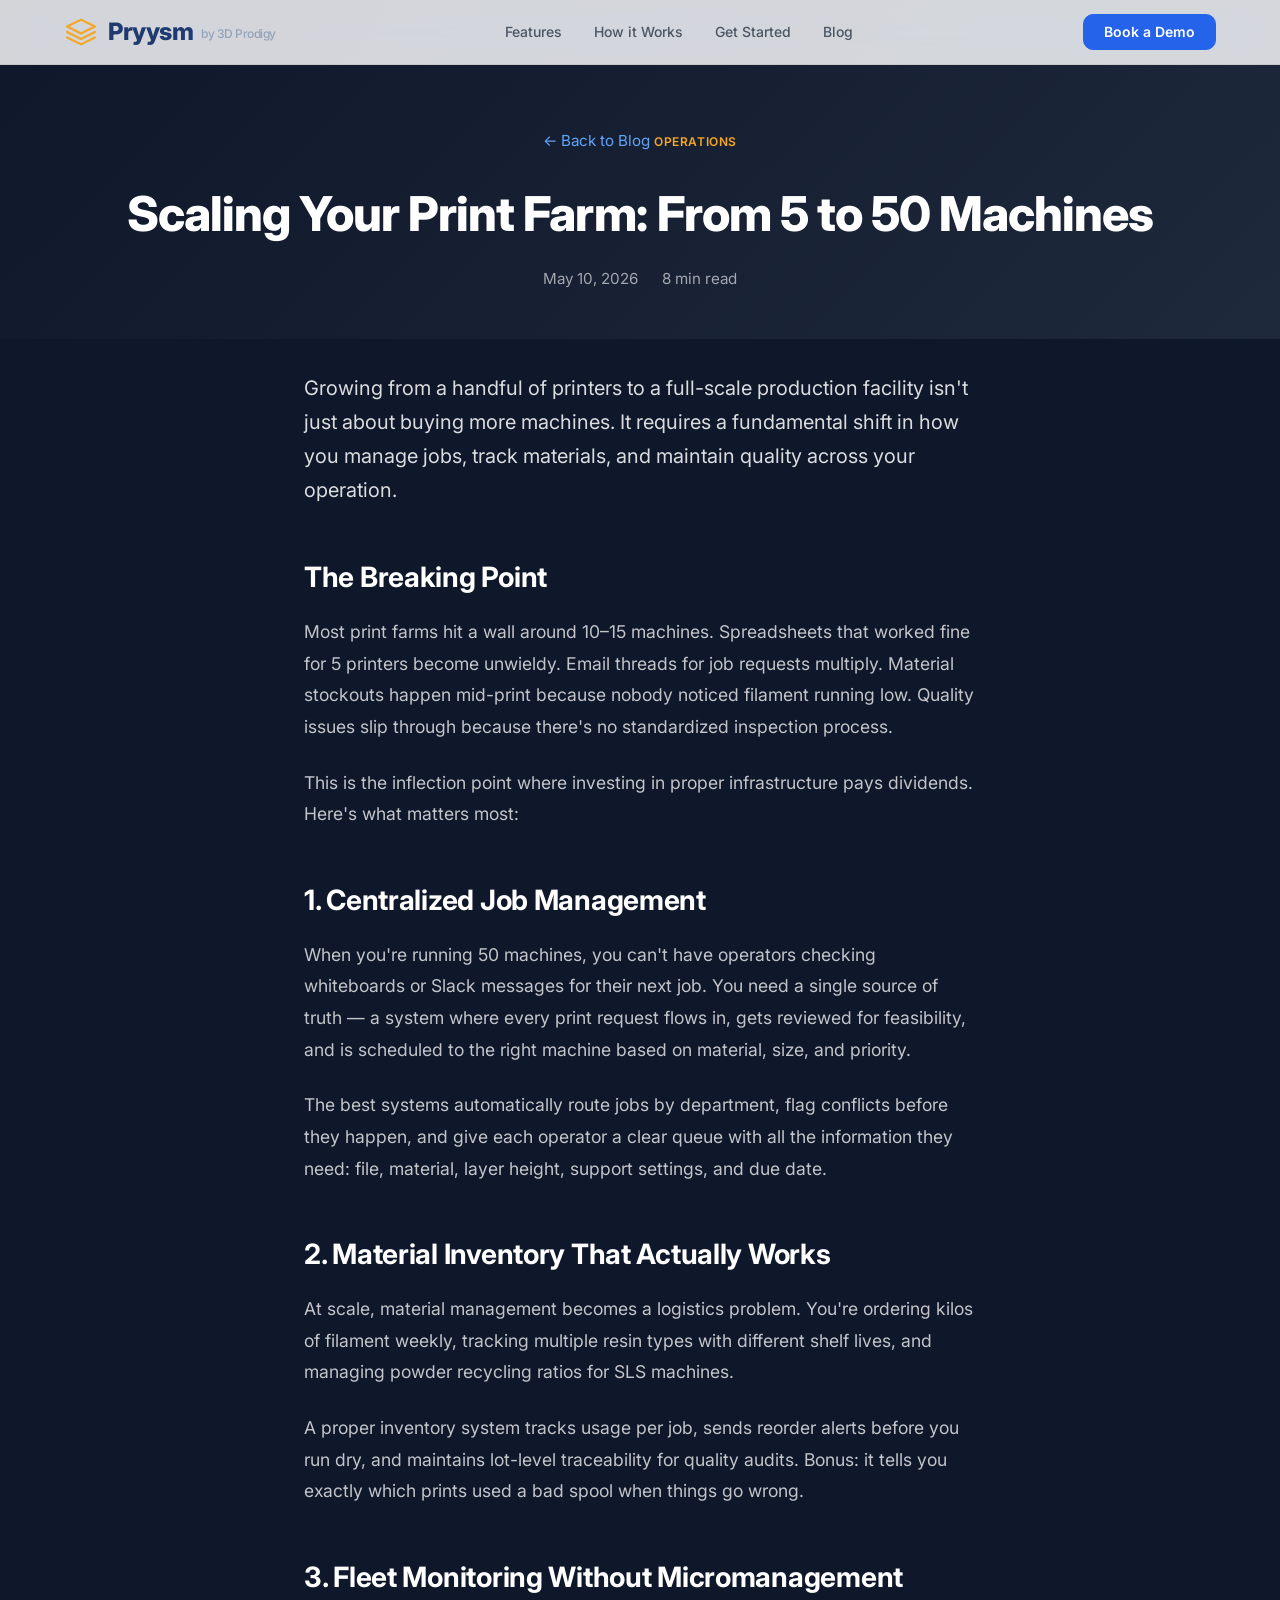
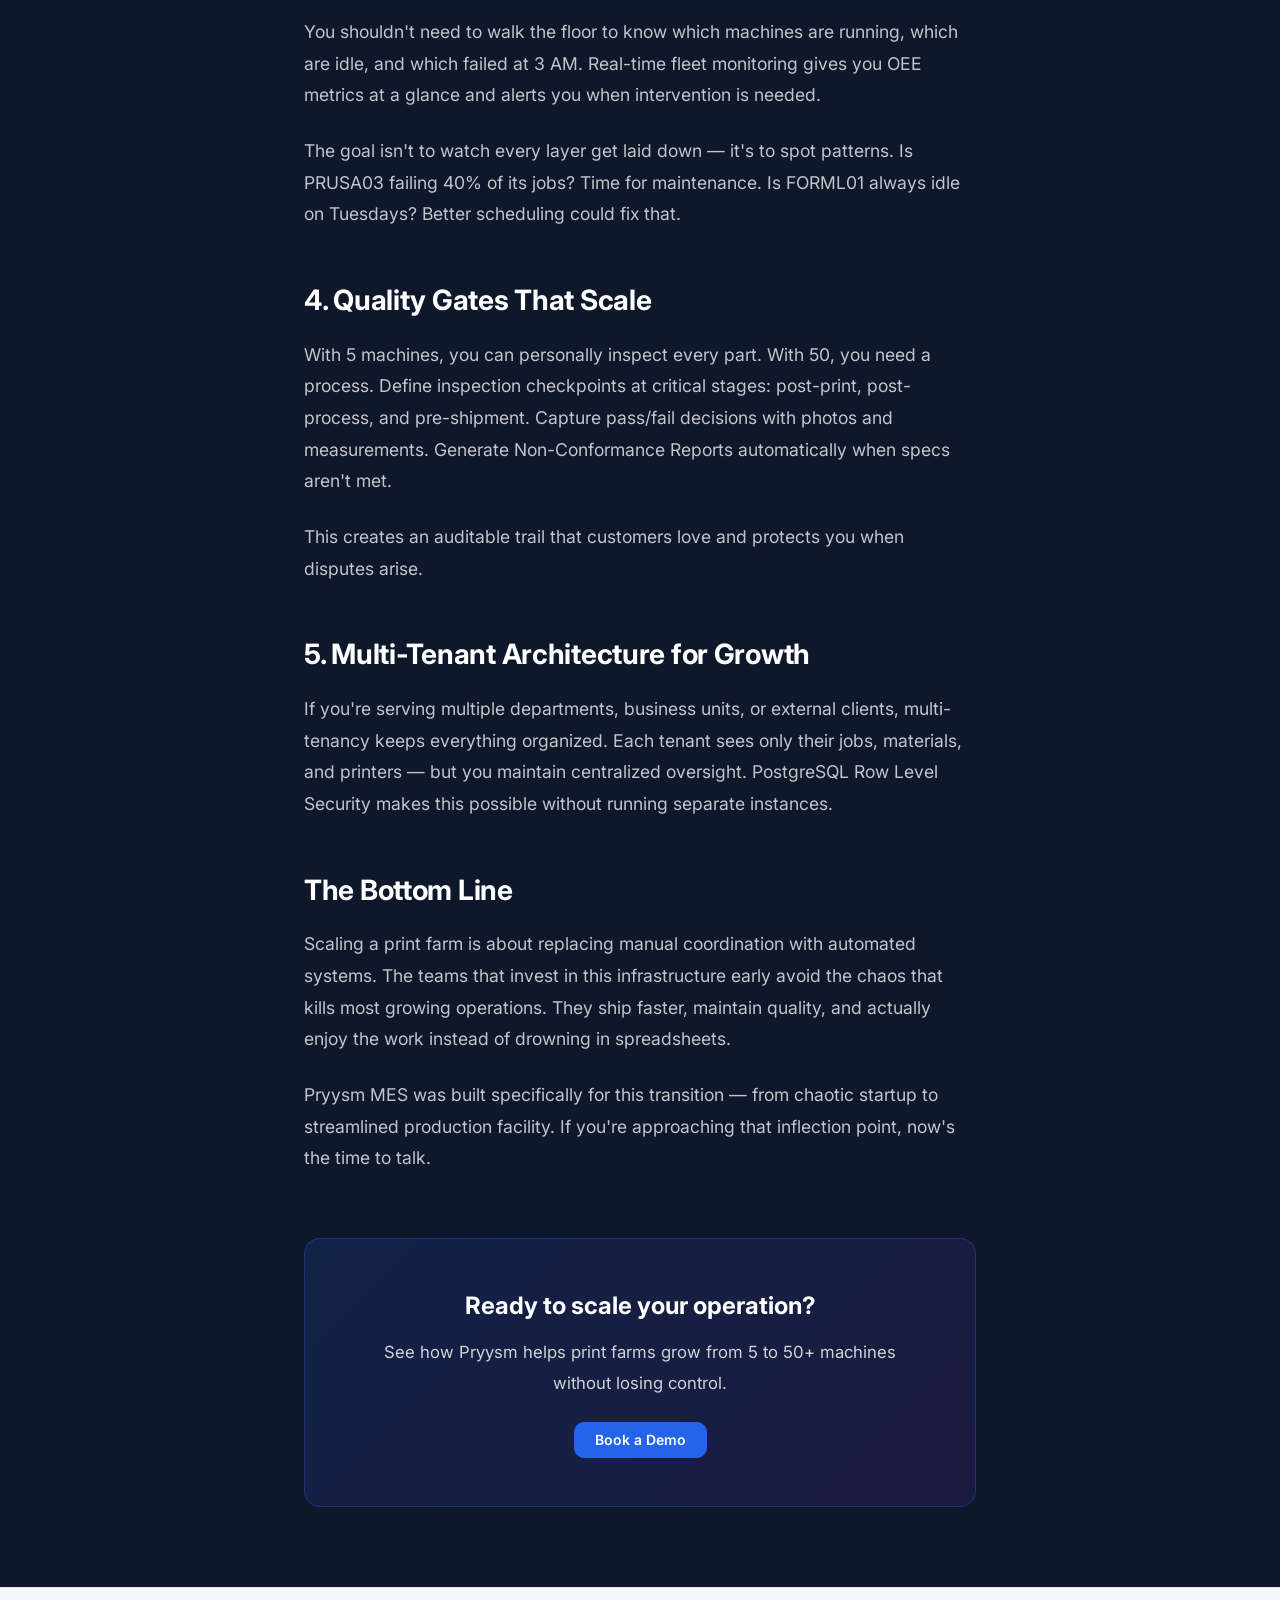
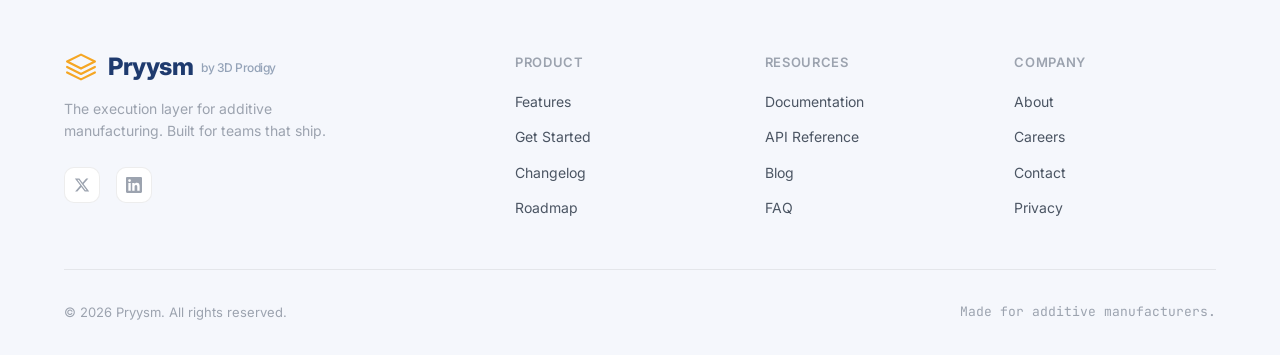
<file: blog-post-1.html>
<!DOCTYPE html>
<html lang="en">
<head>
    <meta charset="UTF-8">
    <meta name="viewport" content="width=device-width, initial-scale=1.0">
    <meta http-equiv="X-UA-Compatible" content="IE=edge">
    <meta name="theme-color" content="#1e3a6e">
    
    <title>Scaling Your Print Farm: From 5 to 50 Machines — Pryysm MES</title>
    <meta name="description" content="Key strategies and systems needed to grow your additive manufacturing operation without losing control of quality or delivery timelines.">
    
    <link rel="preconnect" href="https://fonts.googleapis.com">
    <link rel="preconnect" href="https://fonts.gstatic.com" crossorigin>
    <link href="https://fonts.googleapis.com/css2?family=Inter:wght@300;400;500;600;700;800;900&family=JetBrains+Mono:wght@400;500;600&display=swap" rel="stylesheet">
    
    <link rel="stylesheet" href="css/styles.css">
    <link rel="stylesheet" href="css/blog.css">
    <link rel="stylesheet" href="css/blog-post.css">
</head>
<body>
    <nav class="nav" role="navigation" aria-label="Main navigation">
        <div class="nav-container">
            <a href="index.html" class="logo" aria-label="Pryysm Home">
                <svg class="logo-icon" viewBox="0 0 44 38" fill="none" xmlns="http://www.w3.org/2000/svg" aria-hidden="true">
                    <path d="M22 3L40 12L22 21L4 12L22 3Z" stroke="#F5A623" stroke-width="2.8" stroke-linejoin="round"/>
                    <path d="M4 19L22 28L40 19" stroke="#F5A623" stroke-width="2.8" stroke-linecap="round" stroke-linejoin="round"/>
                    <path d="M4 26L22 35L40 26" stroke="#F5A623" stroke-width="2.8" stroke-linecap="round" stroke-linejoin="round"/>
                </svg>
                <span class="logo-name">Pryysm</span>
                <span class="logo-by">by 3D Prodigy</span>
            </a>
            
            <div class="nav-menu">
                <a href="index.html#features" class="nav-link">Features</a>
                <a href="index.html#how-it-works" class="nav-link">How it Works</a>
                <a href="index.html#pricing" class="nav-link">Get Started</a>
                <a href="blog.html" class="nav-link active">Blog</a>
            </div>
            
            <div class="nav-actions">
                <a href="https://calendly.com/bhavin-lad-3d-prodigy/pryysm-demo" target="_blank" rel="noopener noreferrer" class="btn btn-primary glow">Book a Demo</a>
            </div>
        </div>
    </nav>

    <article class="blog-post">
        <header class="blog-post-header">
            <div class="section-container">
                <a href="blog.html" class="blog-back-link">← Back to Blog</a>
                <span class="blog-card-category">Operations</span>
                <h1 class="blog-post-title">Scaling Your Print Farm: From 5 to 50 Machines</h1>
                <div class="blog-post-meta">
                    <span>May 10, 2026</span>
                    <span>8 min read</span>
                </div>
            </div>
        </header>

        <div class="blog-post-content">
            <div class="section-container">
                <p class="lead">Growing from a handful of printers to a full-scale production facility isn't just about buying more machines. It requires a fundamental shift in how you manage jobs, track materials, and maintain quality across your operation.</p>

                <h2>The Breaking Point</h2>
                <p>Most print farms hit a wall around 10–15 machines. Spreadsheets that worked fine for 5 printers become unwieldy. Email threads for job requests multiply. Material stockouts happen mid-print because nobody noticed filament running low. Quality issues slip through because there's no standardized inspection process.</p>

                <p>This is the inflection point where investing in proper infrastructure pays dividends. Here's what matters most:</p>

                <h2>1. Centralized Job Management</h2>
                <p>When you're running 50 machines, you can't have operators checking whiteboards or Slack messages for their next job. You need a single source of truth — a system where every print request flows in, gets reviewed for feasibility, and is scheduled to the right machine based on material, size, and priority.</p>

                <p>The best systems automatically route jobs by department, flag conflicts before they happen, and give each operator a clear queue with all the information they need: file, material, layer height, support settings, and due date.</p>

                <h2>2. Material Inventory That Actually Works</h2>
                <p>At scale, material management becomes a logistics problem. You're ordering kilos of filament weekly, tracking multiple resin types with different shelf lives, and managing powder recycling ratios for SLS machines.</p>

                <p>A proper inventory system tracks usage per job, sends reorder alerts before you run dry, and maintains lot-level traceability for quality audits. Bonus: it tells you exactly which prints used a bad spool when things go wrong.</p>

                <h2>3. Fleet Monitoring Without Micromanagement</h2>
                <p>You shouldn't need to walk the floor to know which machines are running, which are idle, and which failed at 3 AM. Real-time fleet monitoring gives you OEE metrics at a glance and alerts you when intervention is needed.</p>

                <p>The goal isn't to watch every layer get laid down — it's to spot patterns. Is PRUSA03 failing 40% of its jobs? Time for maintenance. Is FORML01 always idle on Tuesdays? Better scheduling could fix that.</p>

                <h2>4. Quality Gates That Scale</h2>
                <p>With 5 machines, you can personally inspect every part. With 50, you need a process. Define inspection checkpoints at critical stages: post-print, post-process, and pre-shipment. Capture pass/fail decisions with photos and measurements. Generate Non-Conformance Reports automatically when specs aren't met.</p>

                <p>This creates an auditable trail that customers love and protects you when disputes arise.</p>

                <h2>5. Multi-Tenant Architecture for Growth</h2>
                <p>If you're serving multiple departments, business units, or external clients, multi-tenancy keeps everything organized. Each tenant sees only their jobs, materials, and printers — but you maintain centralized oversight. PostgreSQL Row Level Security makes this possible without running separate instances.</p>

                <h2>The Bottom Line</h2>
                <p>Scaling a print farm is about replacing manual coordination with automated systems. The teams that invest in this infrastructure early avoid the chaos that kills most growing operations. They ship faster, maintain quality, and actually enjoy the work instead of drowning in spreadsheets.</p>

                <p>Pryysm MES was built specifically for this transition — from chaotic startup to streamlined production facility. If you're approaching that inflection point, now's the time to talk.</p>

                <div class="blog-post-cta">
                    <h3>Ready to scale your operation?</h3>
                    <p>See how Pryysm helps print farms grow from 5 to 50+ machines without losing control.</p>
                    <a href="https://calendly.com/bhavin-lad-3d-prodigy/pryysm-demo" target="_blank" rel="noopener noreferrer" class="btn btn-primary glow">Book a Demo</a>
                </div>
            </div>
        </div>
    </article>

    <footer class="footer" role="contentinfo">
        <div class="footer-container">
            <div class="footer-grid">
                <div class="footer-brand">
                    <a href="index.html" class="logo" aria-label="Pryysm Home">
                        <svg class="logo-icon" viewBox="0 0 44 38" fill="none" xmlns="http://www.w3.org/2000/svg" aria-hidden="true">
                            <path d="M22 3L40 12L22 21L4 12L22 3Z" stroke="#F5A623" stroke-width="2.8" stroke-linejoin="round"/>
                            <path d="M4 19L22 28L40 19" stroke="#F5A623" stroke-width="2.8" stroke-linecap="round" stroke-linejoin="round"/>
                            <path d="M4 26L22 35L40 26" stroke="#F5A623" stroke-width="2.8" stroke-linecap="round" stroke-linejoin="round"/>
                        </svg>
                        <span class="logo-name">Pryysm</span>
                        <span class="logo-by">by 3D Prodigy</span>
                    </a>
                    <p class="footer-tagline">The execution layer for additive manufacturing. Built for teams that ship.</p>
                    <div class="footer-social">
                        <a href="#" aria-label="Twitter"><svg viewBox="0 0 24 24" fill="currentColor"><path d="M18.244 2.25h3.308l-7.227 8.26 8.502 11.24H16.17l-5.214-6.817L4.99 21.75H1.68l7.73-8.835L1.254 2.25H8.08l4.713 6.231zm-1.161 17.52h1.833L7.084 4.126H5.117z"/></svg></a>
                        <a href="#" aria-label="LinkedIn"><svg viewBox="0 0 24 24" fill="currentColor"><path d="M20.447 20.452h-3.554v-5.569c0-1.328-.027-3.037-1.852-3.037-1.853 0-2.136 1.445-2.136 2.939v5.667H9.351V9h3.414v1.561h.046c.477-.9 1.637-1.85 3.37-1.85 3.601 0 4.267 2.37 4.267 5.455v6.286zM5.337 7.433a2.062 2.062 0 01-2.063-2.065 2.064 2.064 0 112.063 2.065zm1.782 13.019H3.555V9h3.564v11.452zM22.225 0H1.771C.792 0 0 .774 0 1.729v20.542C0 23.227.792 24 1.771 24h20.451C23.2 24 24 23.227 24 22.271V1.729C24 .774 23.2 0 22.222 0h.003z"/></svg></a>
                    </div>
                </div>
                
                <div class="footer-links">
                    <h4>Product</h4>
                    <ul>
                        <li><a href="index.html#features">Features</a></li>
                        <li><a href="index.html#pricing">Get Started</a></li>
                        <li><a href="#">Changelog</a></li>
                        <li><a href="#">Roadmap</a></li>
                    </ul>
                </div>
                
                <div class="footer-links">
                    <h4>Resources</h4>
                    <ul>
                        <li><a href="#">Documentation</a></li>
                        <li><a href="#">API Reference</a></li>
                        <li><a href="blog.html">Blog</a></li>
                        <li><a href="index.html#faq">FAQ</a></li>
                    </ul>
                </div>
                
                <div class="footer-links">
                    <h4>Company</h4>
                    <ul>
                        <li><a href="#">About</a></li>
                        <li><a href="#">Careers</a></li>
                        <li><a href="#">Contact</a></li>
                        <li><a href="#">Privacy</a></li>
                    </ul>
                </div>
            </div>
            
            <div class="footer-bottom">
                <p>© 2026 Pryysm. All rights reserved.</p>
                <p class="footer-made">Made for additive manufacturers.</p>
            </div>
        </div>
    </footer>
</body>
</html>
</file>
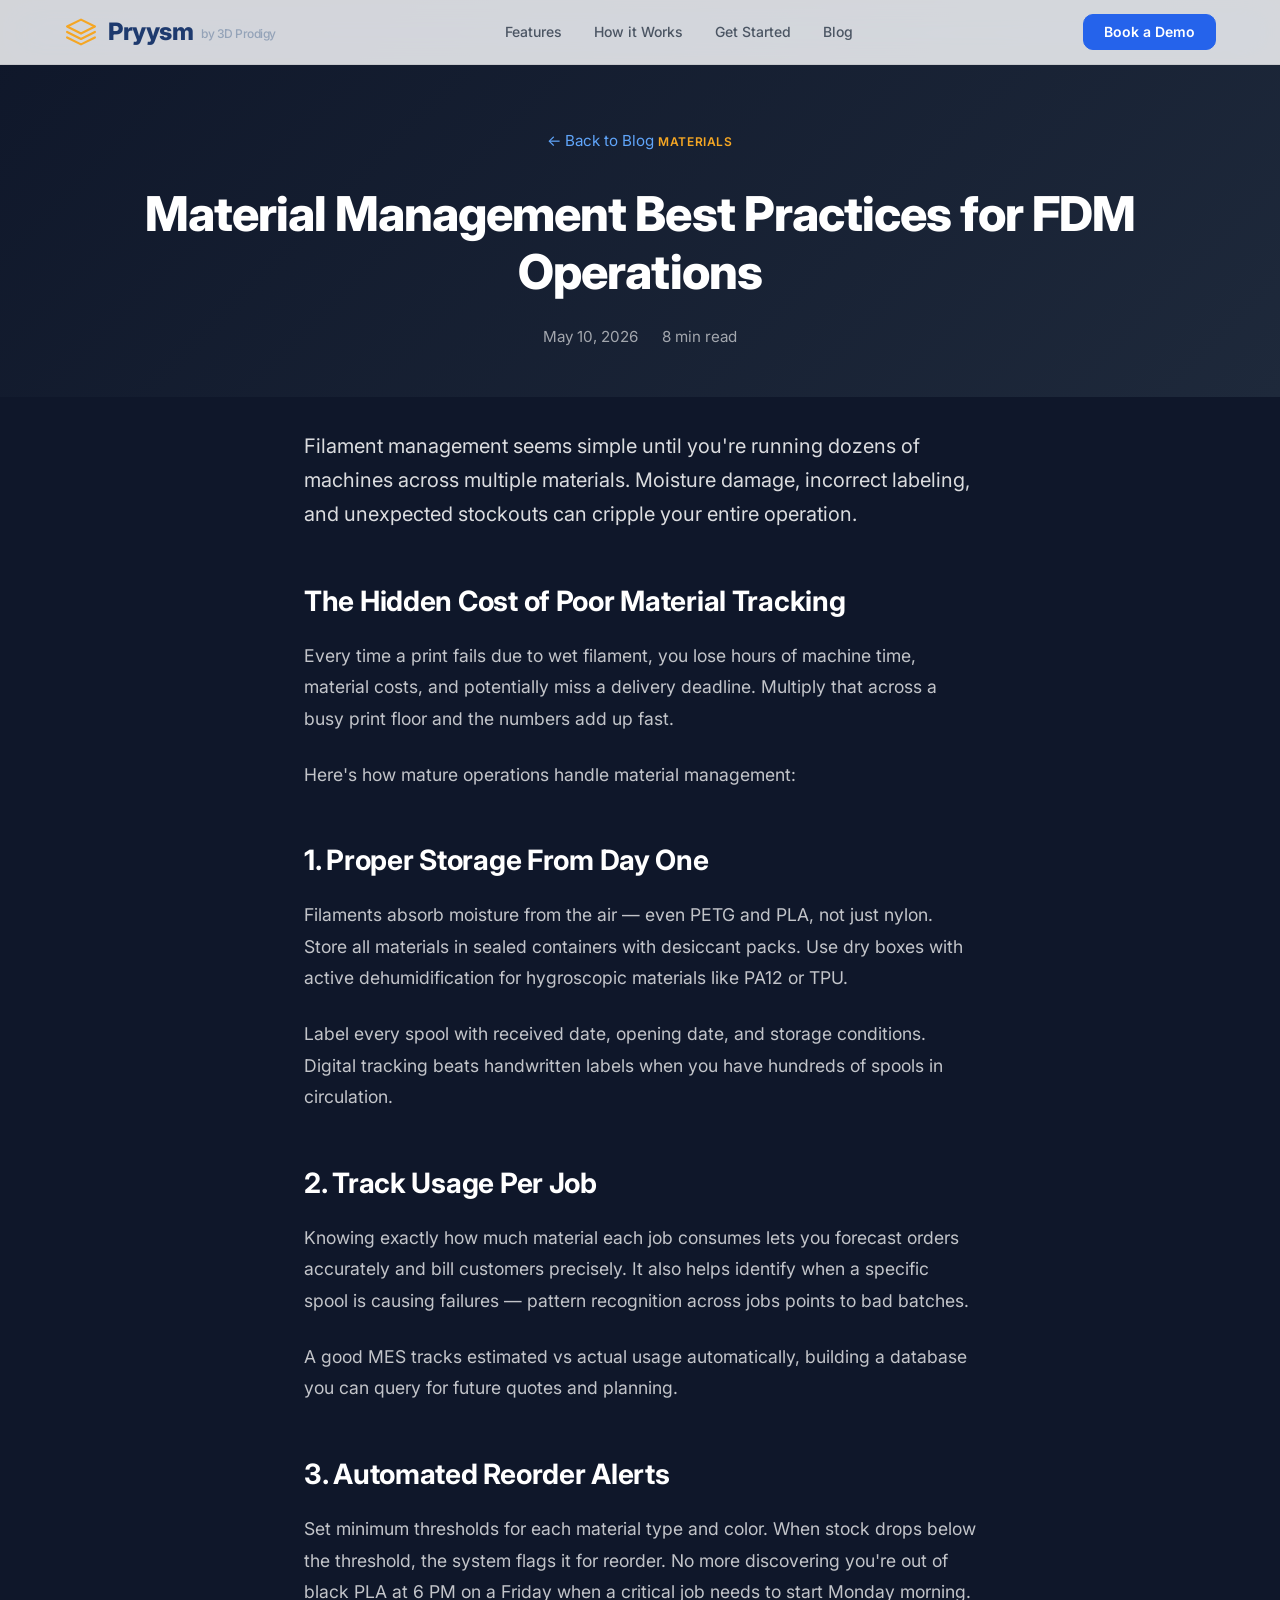
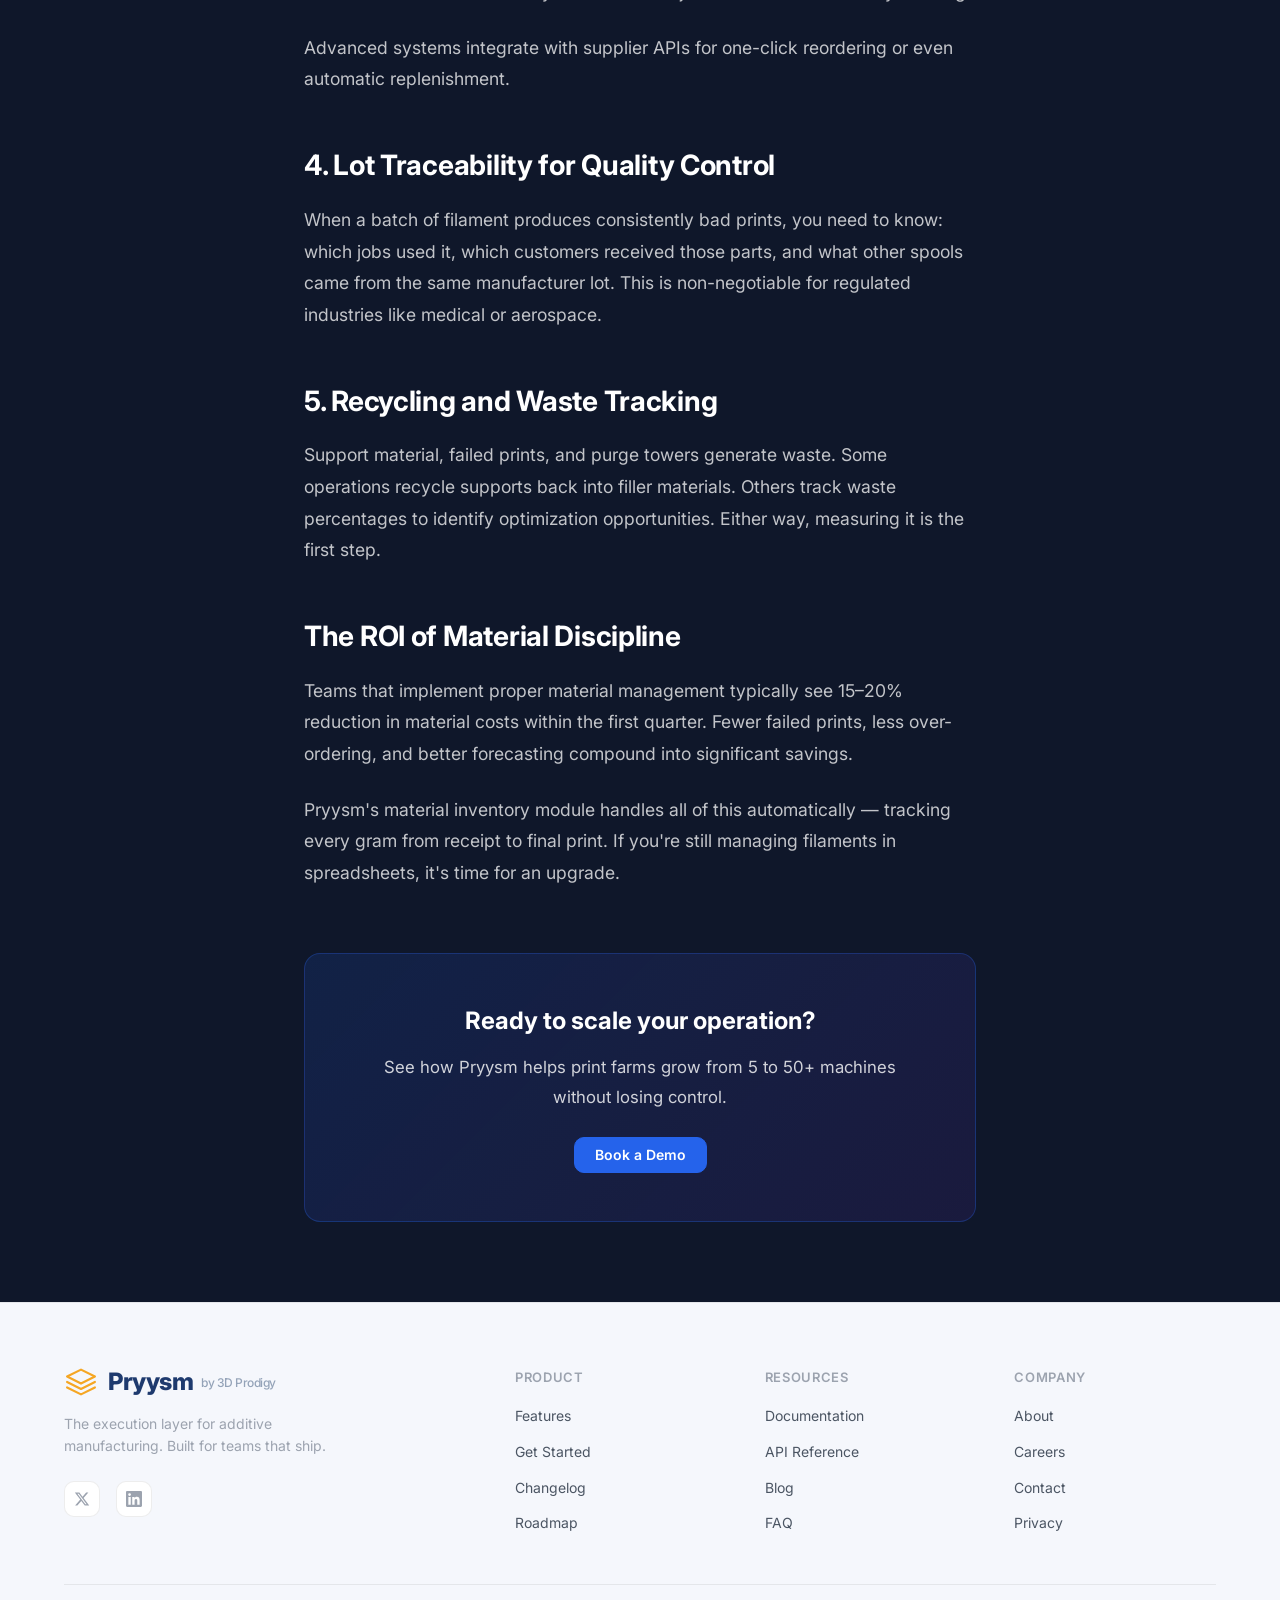
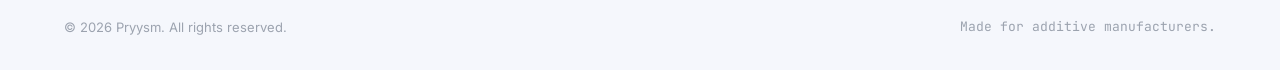
<file: blog-post-2.html>
<!DOCTYPE html>
<html lang="en">
<head>
    <meta charset="UTF-8">
    <meta name="viewport" content="width=device-width, initial-scale=1.0">
    <meta http-equiv="X-UA-Compatible" content="IE=edge">
    <meta name="theme-color" content="#1e3a6e">
    
    <title>Material Management Best Practices for FDM Operations — Pryysm MES</title>
    <meta name="description" content="How to track filament inventory, prevent moisture damage, and reduce material waste across your production floor.">
    
    <link rel="preconnect" href="https://fonts.googleapis.com">
    <link rel="preconnect" href="https://fonts.gstatic.com" crossorigin>
    <link href="https://fonts.googleapis.com/css2?family=Inter:wght@300;400;500;600;700;800;900&family=JetBrains+Mono:wght@400;500;600&display=swap" rel="stylesheet">
    
    <link rel="stylesheet" href="css/styles.css">
    <link rel="stylesheet" href="css/blog.css">
    <link rel="stylesheet" href="css/blog-post.css">
</head>
<body>
    <nav class="nav" role="navigation" aria-label="Main navigation">
        <div class="nav-container">
            <a href="index.html" class="logo" aria-label="Pryysm Home">
                <svg class="logo-icon" viewBox="0 0 44 38" fill="none" xmlns="http://www.w3.org/2000/svg" aria-hidden="true">
                    <path d="M22 3L40 12L22 21L4 12L22 3Z" stroke="#F5A623" stroke-width="2.8" stroke-linejoin="round"/>
                    <path d="M4 19L22 28L40 19" stroke="#F5A623" stroke-width="2.8" stroke-linecap="round" stroke-linejoin="round"/>
                    <path d="M4 26L22 35L40 26" stroke="#F5A623" stroke-width="2.8" stroke-linecap="round" stroke-linejoin="round"/>
                </svg>
                <span class="logo-name">Pryysm</span>
                <span class="logo-by">by 3D Prodigy</span>
            </a>
            
            <div class="nav-menu">
                <a href="index.html#features" class="nav-link">Features</a>
                <a href="index.html#how-it-works" class="nav-link">How it Works</a>
                <a href="index.html#pricing" class="nav-link">Get Started</a>
                <a href="blog.html" class="nav-link active">Blog</a>
            </div>
            
            <div class="nav-actions">
                <a href="https://calendly.com/bhavin-lad-3d-prodigy/pryysm-demo" target="_blank" rel="noopener noreferrer" class="btn btn-primary glow">Book a Demo</a>
            </div>
        </div>
    </nav>

    <article class="blog-post">
        <header class="blog-post-header">
            <div class="section-container">
                <a href="blog.html" class="blog-back-link">← Back to Blog</a>
                <span class="blog-card-category">Materials</span>
                <h1 class="blog-post-title">Material Management Best Practices for FDM Operations</h1>
                <div class="blog-post-meta">
                    <span>May 10, 2026</span>
                    <span>8 min read</span>
                </div>
            </div>
        </header>

        <div class="blog-post-content">
            <div class="section-container">
                <p class="lead">Filament management seems simple until you're running dozens of machines across multiple materials. Moisture damage, incorrect labeling, and unexpected stockouts can cripple your entire operation.</p>

                <h2>The Hidden Cost of Poor Material Tracking</h2>
                <p>Every time a print fails due to wet filament, you lose hours of machine time, material costs, and potentially miss a delivery deadline. Multiply that across a busy print floor and the numbers add up fast.</p>

                <p>Here's how mature operations handle material management:</p>

                <h2>1. Proper Storage From Day One</h2>
                <p>Filaments absorb moisture from the air — even PETG and PLA, not just nylon. Store all materials in sealed containers with desiccant packs. Use dry boxes with active dehumidification for hygroscopic materials like PA12 or TPU.</p>

                <p>Label every spool with received date, opening date, and storage conditions. Digital tracking beats handwritten labels when you have hundreds of spools in circulation.</p>

                <h2>2. Track Usage Per Job</h2>
                <p>Knowing exactly how much material each job consumes lets you forecast orders accurately and bill customers precisely. It also helps identify when a specific spool is causing failures — pattern recognition across jobs points to bad batches.</p>

                <p>A good MES tracks estimated vs actual usage automatically, building a database you can query for future quotes and planning.</p>

                <h2>3. Automated Reorder Alerts</h2>
                <p>Set minimum thresholds for each material type and color. When stock drops below the threshold, the system flags it for reorder. No more discovering you're out of black PLA at 6 PM on a Friday when a critical job needs to start Monday morning.</p>

                <p>Advanced systems integrate with supplier APIs for one-click reordering or even automatic replenishment.</p>

                <h2>4. Lot Traceability for Quality Control</h2>
                <p>When a batch of filament produces consistently bad prints, you need to know: which jobs used it, which customers received those parts, and what other spools came from the same manufacturer lot. This is non-negotiable for regulated industries like medical or aerospace.</p>

                <h2>5. Recycling and Waste Tracking</h2>
                <p>Support material, failed prints, and purge towers generate waste. Some operations recycle supports back into filler materials. Others track waste percentages to identify optimization opportunities. Either way, measuring it is the first step.</p>

                <h2>The ROI of Material Discipline</h2>
                <p>Teams that implement proper material management typically see 15–20% reduction in material costs within the first quarter. Fewer failed prints, less over-ordering, and better forecasting compound into significant savings.</p>

                <p>Pryysm's material inventory module handles all of this automatically — tracking every gram from receipt to final print. If you're still managing filaments in spreadsheets, it's time for an upgrade.</p>

                <div class="blog-post-cta">
                    <h3>Ready to scale your operation?</h3>
                    <p>See how Pryysm helps print farms grow from 5 to 50+ machines without losing control.</p>
                    <a href="https://calendly.com/bhavin-lad-3d-prodigy/pryysm-demo" target="_blank" rel="noopener noreferrer" class="btn btn-primary glow">Book a Demo</a>
                </div>
            </div>
        </div>
    </article>

    <footer class="footer" role="contentinfo">
        <div class="footer-container">
            <div class="footer-grid">
                <div class="footer-brand">
                    <a href="index.html" class="logo" aria-label="Pryysm Home">
                        <svg class="logo-icon" viewBox="0 0 44 38" fill="none" xmlns="http://www.w3.org/2000/svg" aria-hidden="true">
                            <path d="M22 3L40 12L22 21L4 12L22 3Z" stroke="#F5A623" stroke-width="2.8" stroke-linejoin="round"/>
                            <path d="M4 19L22 28L40 19" stroke="#F5A623" stroke-width="2.8" stroke-linecap="round" stroke-linejoin="round"/>
                            <path d="M4 26L22 35L40 26" stroke="#F5A623" stroke-width="2.8" stroke-linecap="round" stroke-linejoin="round"/>
                        </svg>
                        <span class="logo-name">Pryysm</span>
                        <span class="logo-by">by 3D Prodigy</span>
                    </a>
                    <p class="footer-tagline">The execution layer for additive manufacturing. Built for teams that ship.</p>
                    <div class="footer-social">
                        <a href="#" aria-label="Twitter"><svg viewBox="0 0 24 24" fill="currentColor"><path d="M18.244 2.25h3.308l-7.227 8.26 8.502 11.24H16.17l-5.214-6.817L4.99 21.75H1.68l7.73-8.835L1.254 2.25H8.08l4.713 6.231zm-1.161 17.52h1.833L7.084 4.126H5.117z"/></svg></a>
                        <a href="#" aria-label="LinkedIn"><svg viewBox="0 0 24 24" fill="currentColor"><path d="M20.447 20.452h-3.554v-5.569c0-1.328-.027-3.037-1.852-3.037-1.853 0-2.136 1.445-2.136 2.939v5.667H9.351V9h3.414v1.561h.046c.477-.9 1.637-1.85 3.37-1.85 3.601 0 4.267 2.37 4.267 5.455v6.286zM5.337 7.433a2.062 2.062 0 01-2.063-2.065 2.064 2.064 0 112.063 2.065zm1.782 13.019H3.555V9h3.564v11.452zM22.225 0H1.771C.792 0 0 .774 0 1.729v20.542C0 23.227.792 24 1.771 24h20.451C23.2 24 24 23.227 24 22.271V1.729C24 .774 23.2 0 22.222 0h.003z"/></svg></a>
                    </div>
                </div>
                
                <div class="footer-links">
                    <h4>Product</h4>
                    <ul>
                        <li><a href="index.html#features">Features</a></li>
                        <li><a href="index.html#pricing">Get Started</a></li>
                        <li><a href="#">Changelog</a></li>
                        <li><a href="#">Roadmap</a></li>
                    </ul>
                </div>
                
                <div class="footer-links">
                    <h4>Resources</h4>
                    <ul>
                        <li><a href="#">Documentation</a></li>
                        <li><a href="#">API Reference</a></li>
                        <li><a href="blog.html">Blog</a></li>
                        <li><a href="index.html#faq">FAQ</a></li>
                    </ul>
                </div>
                
                <div class="footer-links">
                    <h4>Company</h4>
                    <ul>
                        <li><a href="#">About</a></li>
                        <li><a href="#">Careers</a></li>
                        <li><a href="#">Contact</a></li>
                        <li><a href="#">Privacy</a></li>
                    </ul>
                </div>
            </div>
            
            <div class="footer-bottom">
                <p>© 2026 Pryysm. All rights reserved.</p>
                <p class="footer-made">Made for additive manufacturers.</p>
            </div>
        </div>
    </footer>
</body>
</html>
</file>
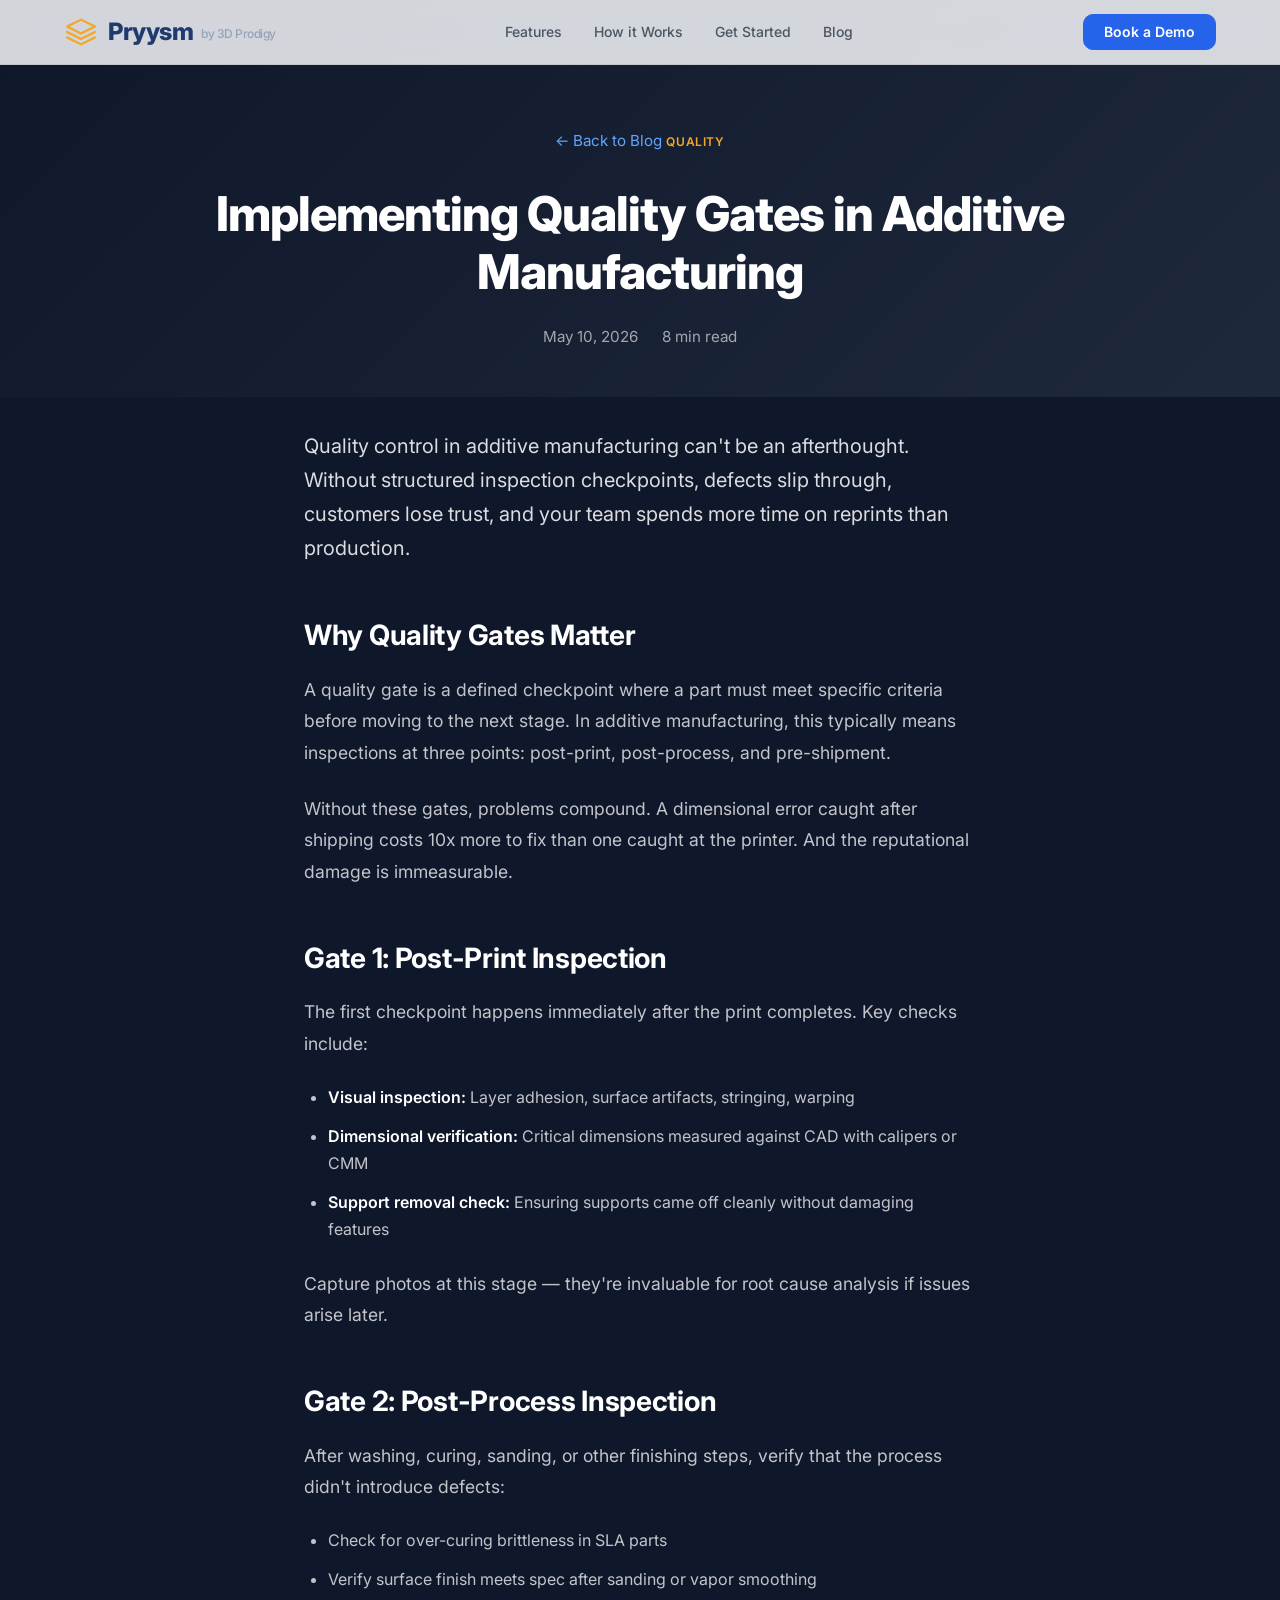
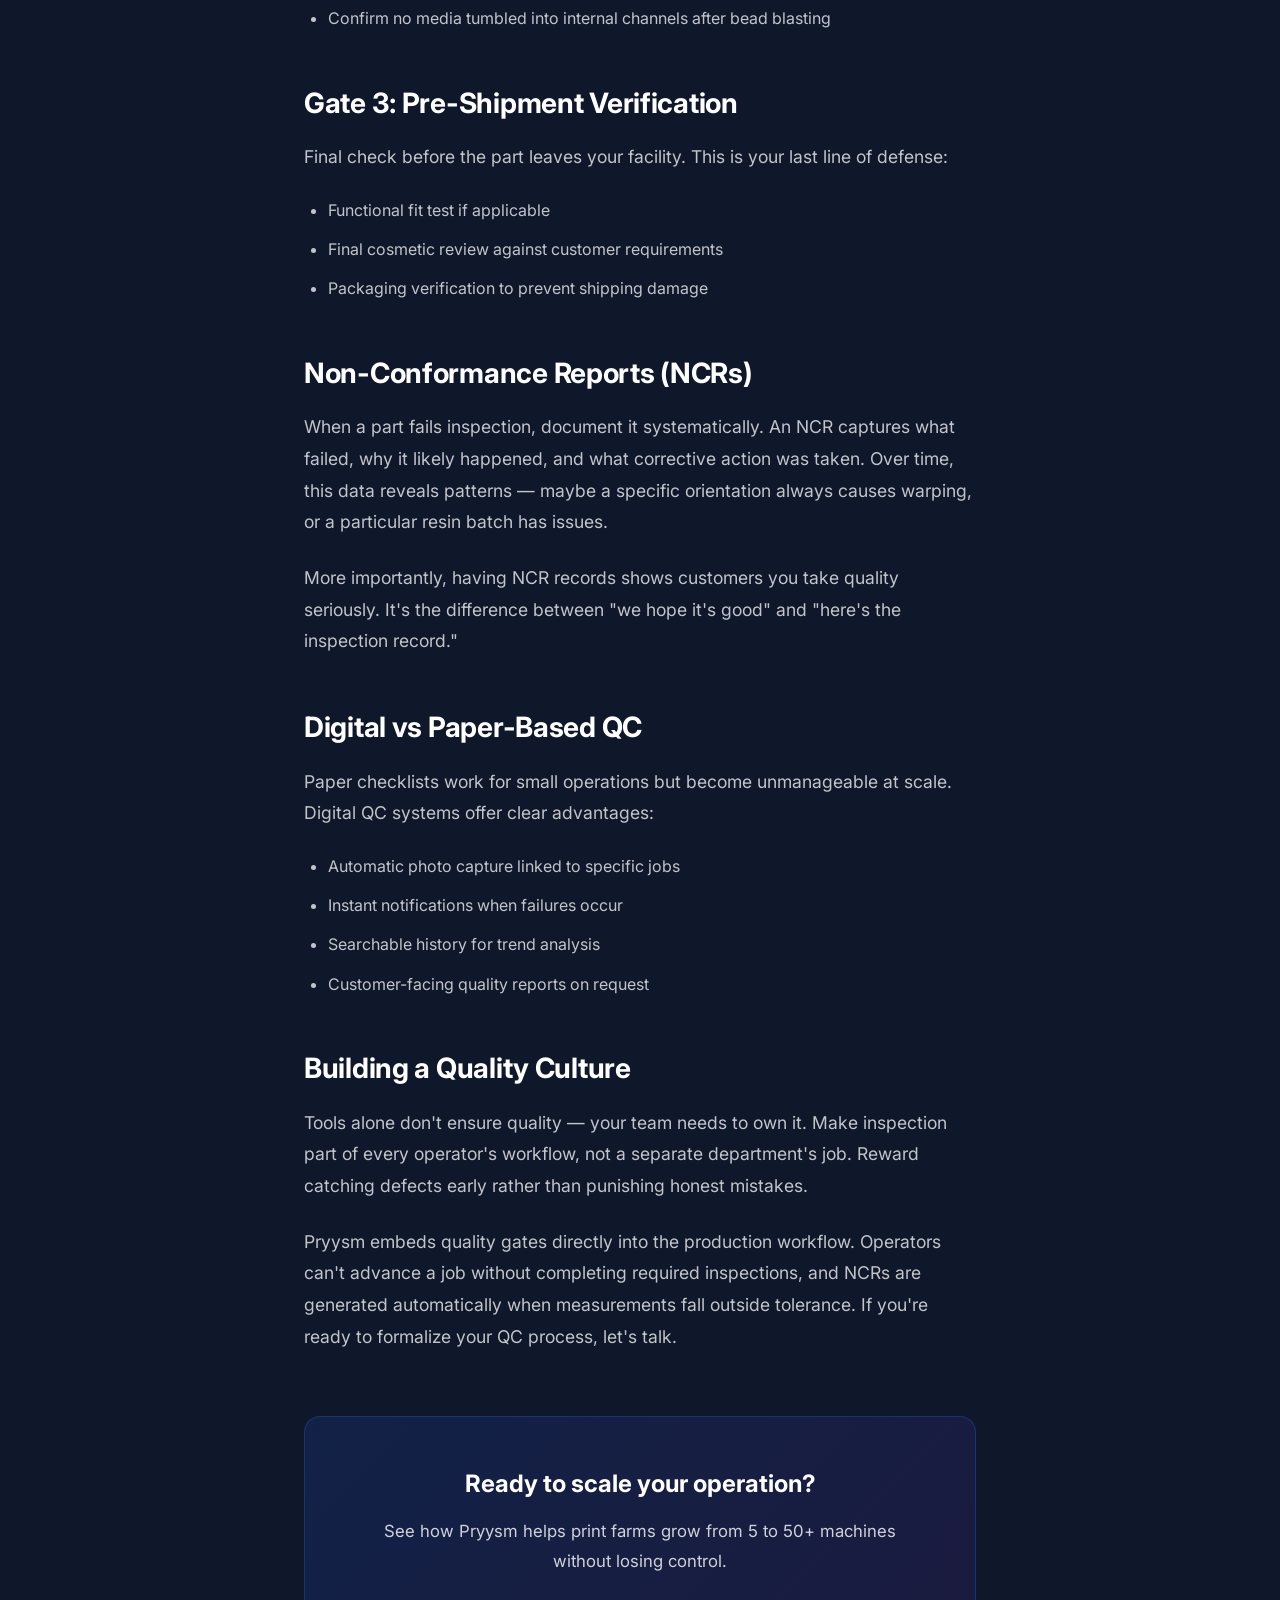
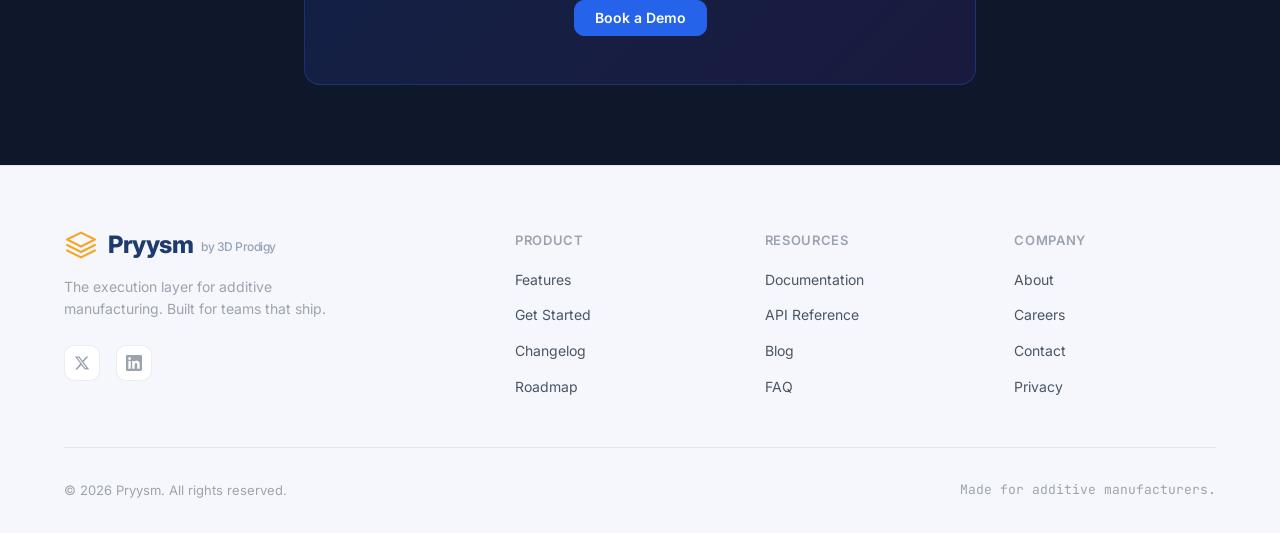
<file: blog-post-3.html>
<!DOCTYPE html>
<html lang="en">
<head>
    <meta charset="UTF-8">
    <meta name="viewport" content="width=device-width, initial-scale=1.0">
    <meta http-equiv="X-UA-Compatible" content="IE=edge">
    <meta name="theme-color" content="#1e3a6e">
    
    <title>Implementing Quality Gates in Additive Manufacturing — Pryysm MES</title>
    <meta name="description" content="A practical guide to setting up inspection checkpoints that catch defects early without slowing down production.">
    
    <link rel="preconnect" href="https://fonts.googleapis.com">
    <link rel="preconnect" href="https://fonts.gstatic.com" crossorigin>
    <link href="https://fonts.googleapis.com/css2?family=Inter:wght@300;400;500;600;700;800;900&family=JetBrains+Mono:wght@400;500;600&display=swap" rel="stylesheet">
    
    <link rel="stylesheet" href="css/styles.css">
    <link rel="stylesheet" href="css/blog.css">
    <link rel="stylesheet" href="css/blog-post.css">
</head>
<body>
    <nav class="nav" role="navigation" aria-label="Main navigation">
        <div class="nav-container">
            <a href="index.html" class="logo" aria-label="Pryysm Home">
                <svg class="logo-icon" viewBox="0 0 44 38" fill="none" xmlns="http://www.w3.org/2000/svg" aria-hidden="true">
                    <path d="M22 3L40 12L22 21L4 12L22 3Z" stroke="#F5A623" stroke-width="2.8" stroke-linejoin="round"/>
                    <path d="M4 19L22 28L40 19" stroke="#F5A623" stroke-width="2.8" stroke-linecap="round" stroke-linejoin="round"/>
                    <path d="M4 26L22 35L40 26" stroke="#F5A623" stroke-width="2.8" stroke-linecap="round" stroke-linejoin="round"/>
                </svg>
                <span class="logo-name">Pryysm</span>
                <span class="logo-by">by 3D Prodigy</span>
            </a>
            
            <div class="nav-menu">
                <a href="index.html#features" class="nav-link">Features</a>
                <a href="index.html#how-it-works" class="nav-link">How it Works</a>
                <a href="index.html#pricing" class="nav-link">Get Started</a>
                <a href="blog.html" class="nav-link active">Blog</a>
            </div>
            
            <div class="nav-actions">
                <a href="https://calendly.com/bhavin-lad-3d-prodigy/pryysm-demo" target="_blank" rel="noopener noreferrer" class="btn btn-primary glow">Book a Demo</a>
            </div>
        </div>
    </nav>

    <article class="blog-post">
        <header class="blog-post-header">
            <div class="section-container">
                <a href="blog.html" class="blog-back-link">← Back to Blog</a>
                <span class="blog-card-category">Quality</span>
                <h1 class="blog-post-title">Implementing Quality Gates in Additive Manufacturing</h1>
                <div class="blog-post-meta">
                    <span>May 10, 2026</span>
                    <span>8 min read</span>
                </div>
            </div>
        </header>

        <div class="blog-post-content">
            <div class="section-container">
                <p class="lead">Quality control in additive manufacturing can't be an afterthought. Without structured inspection checkpoints, defects slip through, customers lose trust, and your team spends more time on reprints than production.</p>

                <h2>Why Quality Gates Matter</h2>
                <p>A quality gate is a defined checkpoint where a part must meet specific criteria before moving to the next stage. In additive manufacturing, this typically means inspections at three points: post-print, post-process, and pre-shipment.</p>

                <p>Without these gates, problems compound. A dimensional error caught after shipping costs 10x more to fix than one caught at the printer. And the reputational damage is immeasurable.</p>

                <h2>Gate 1: Post-Print Inspection</h2>
                <p>The first checkpoint happens immediately after the print completes. Key checks include:</p>

                <ul>
                    <li><strong>Visual inspection:</strong> Layer adhesion, surface artifacts, stringing, warping</li>
                    <li><strong>Dimensional verification:</strong> Critical dimensions measured against CAD with calipers or CMM</li>
                    <li><strong>Support removal check:</strong> Ensuring supports came off cleanly without damaging features</li>
                </ul>

                <p>Capture photos at this stage — they're invaluable for root cause analysis if issues arise later.</p>

                <h2>Gate 2: Post-Process Inspection</h2>
                <p>After washing, curing, sanding, or other finishing steps, verify that the process didn't introduce defects:</p>

                <ul>
                    <li>Check for over-curing brittleness in SLA parts</li>
                    <li>Verify surface finish meets spec after sanding or vapor smoothing</li>
                    <li>Confirm no media tumbled into internal channels after bead blasting</li>
                </ul>

                <h2>Gate 3: Pre-Shipment Verification</h2>
                <p>Final check before the part leaves your facility. This is your last line of defense:</p>

                <ul>
                    <li>Functional fit test if applicable</li>
                    <li>Final cosmetic review against customer requirements</li>
                    <li>Packaging verification to prevent shipping damage</li>
                </ul>

                <h2>Non-Conformance Reports (NCRs)</h2>
                <p>When a part fails inspection, document it systematically. An NCR captures what failed, why it likely happened, and what corrective action was taken. Over time, this data reveals patterns — maybe a specific orientation always causes warping, or a particular resin batch has issues.</p>

                <p>More importantly, having NCR records shows customers you take quality seriously. It's the difference between "we hope it's good" and "here's the inspection record."</p>

                <h2>Digital vs Paper-Based QC</h2>
                <p>Paper checklists work for small operations but become unmanageable at scale. Digital QC systems offer clear advantages:</p>

                <ul>
                    <li>Automatic photo capture linked to specific jobs</li>
                    <li>Instant notifications when failures occur</li>
                    <li>Searchable history for trend analysis</li>
                    <li>Customer-facing quality reports on request</li>
                </ul>

                <h2>Building a Quality Culture</h2>
                <p>Tools alone don't ensure quality — your team needs to own it. Make inspection part of every operator's workflow, not a separate department's job. Reward catching defects early rather than punishing honest mistakes.</p>

                <p>Pryysm embeds quality gates directly into the production workflow. Operators can't advance a job without completing required inspections, and NCRs are generated automatically when measurements fall outside tolerance. If you're ready to formalize your QC process, let's talk.</p>

                <div class="blog-post-cta">
                    <h3>Ready to scale your operation?</h3>
                    <p>See how Pryysm helps print farms grow from 5 to 50+ machines without losing control.</p>
                    <a href="https://calendly.com/bhavin-lad-3d-prodigy/pryysm-demo" target="_blank" rel="noopener noreferrer" class="btn btn-primary glow">Book a Demo</a>
                </div>
            </div>
        </div>
    </article>

    <footer class="footer" role="contentinfo">
        <div class="footer-container">
            <div class="footer-grid">
                <div class="footer-brand">
                    <a href="index.html" class="logo" aria-label="Pryysm Home">
                        <svg class="logo-icon" viewBox="0 0 44 38" fill="none" xmlns="http://www.w3.org/2000/svg" aria-hidden="true">
                            <path d="M22 3L40 12L22 21L4 12L22 3Z" stroke="#F5A623" stroke-width="2.8" stroke-linejoin="round"/>
                            <path d="M4 19L22 28L40 19" stroke="#F5A623" stroke-width="2.8" stroke-linecap="round" stroke-linejoin="round"/>
                            <path d="M4 26L22 35L40 26" stroke="#F5A623" stroke-width="2.8" stroke-linecap="round" stroke-linejoin="round"/>
                        </svg>
                        <span class="logo-name">Pryysm</span>
                        <span class="logo-by">by 3D Prodigy</span>
                    </a>
                    <p class="footer-tagline">The execution layer for additive manufacturing. Built for teams that ship.</p>
                    <div class="footer-social">
                        <a href="#" aria-label="Twitter"><svg viewBox="0 0 24 24" fill="currentColor"><path d="M18.244 2.25h3.308l-7.227 8.26 8.502 11.24H16.17l-5.214-6.817L4.99 21.75H1.68l7.73-8.835L1.254 2.25H8.08l4.713 6.231zm-1.161 17.52h1.833L7.084 4.126H5.117z"/></svg></a>
                        <a href="#" aria-label="LinkedIn"><svg viewBox="0 0 24 24" fill="currentColor"><path d="M20.447 20.452h-3.554v-5.569c0-1.328-.027-3.037-1.852-3.037-1.853 0-2.136 1.445-2.136 2.939v5.667H9.351V9h3.414v1.561h.046c.477-.9 1.637-1.85 3.37-1.85 3.601 0 4.267 2.37 4.267 5.455v6.286zM5.337 7.433a2.062 2.062 0 01-2.063-2.065 2.064 2.064 0 112.063 2.065zm1.782 13.019H3.555V9h3.564v11.452zM22.225 0H1.771C.792 0 0 .774 0 1.729v20.542C0 23.227.792 24 1.771 24h20.451C23.2 24 24 23.227 24 22.271V1.729C24 .774 23.2 0 22.222 0h.003z"/></svg></a>
                    </div>
                </div>
                
                <div class="footer-links">
                    <h4>Product</h4>
                    <ul>
                        <li><a href="index.html#features">Features</a></li>
                        <li><a href="index.html#pricing">Get Started</a></li>
                        <li><a href="#">Changelog</a></li>
                        <li><a href="#">Roadmap</a></li>
                    </ul>
                </div>
                
                <div class="footer-links">
                    <h4>Resources</h4>
                    <ul>
                        <li><a href="#">Documentation</a></li>
                        <li><a href="#">API Reference</a></li>
                        <li><a href="blog.html">Blog</a></li>
                        <li><a href="index.html#faq">FAQ</a></li>
                    </ul>
                </div>
                
                <div class="footer-links">
                    <h4>Company</h4>
                    <ul>
                        <li><a href="#">About</a></li>
                        <li><a href="#">Careers</a></li>
                        <li><a href="#">Contact</a></li>
                        <li><a href="#">Privacy</a></li>
                    </ul>
                </div>
            </div>
            
            <div class="footer-bottom">
                <p>© 2026 Pryysm. All rights reserved.</p>
                <p class="footer-made">Made for additive manufacturers.</p>
            </div>
        </div>
    </footer>
</body>
</html>
</file>
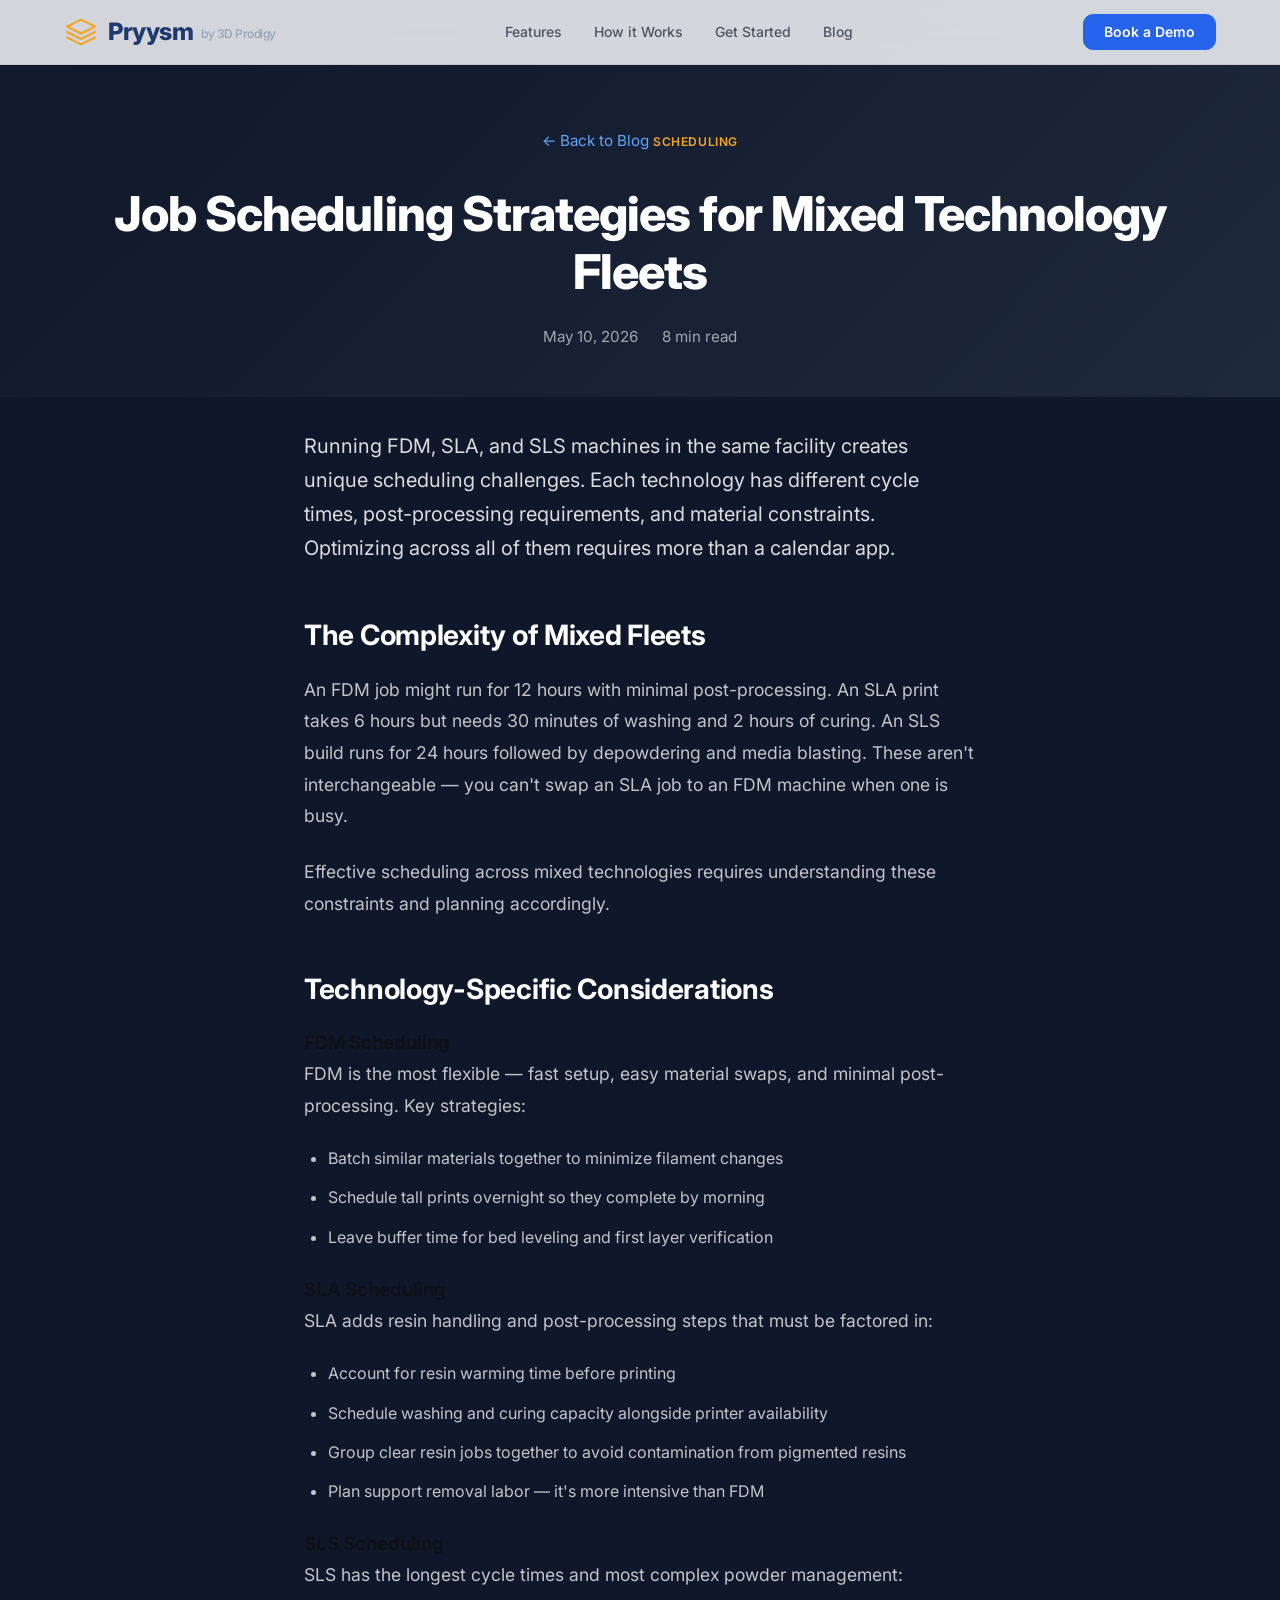
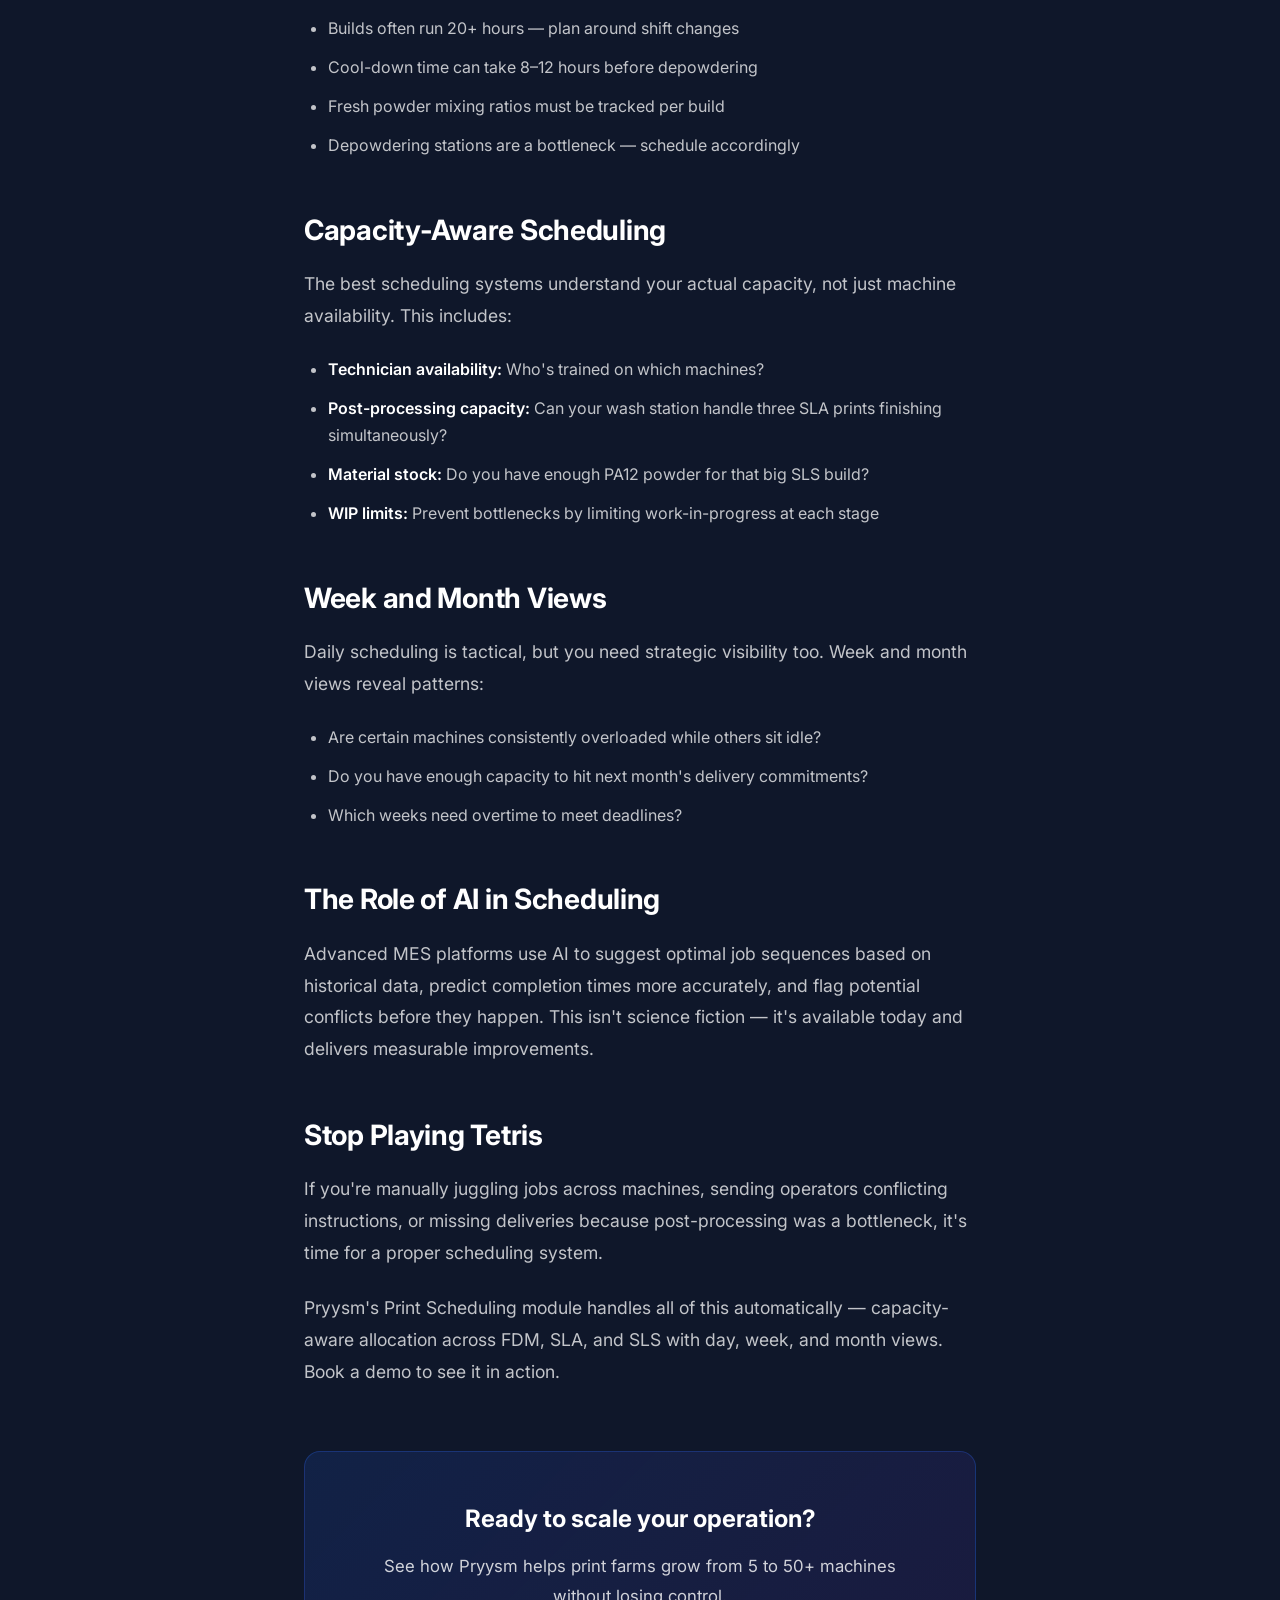
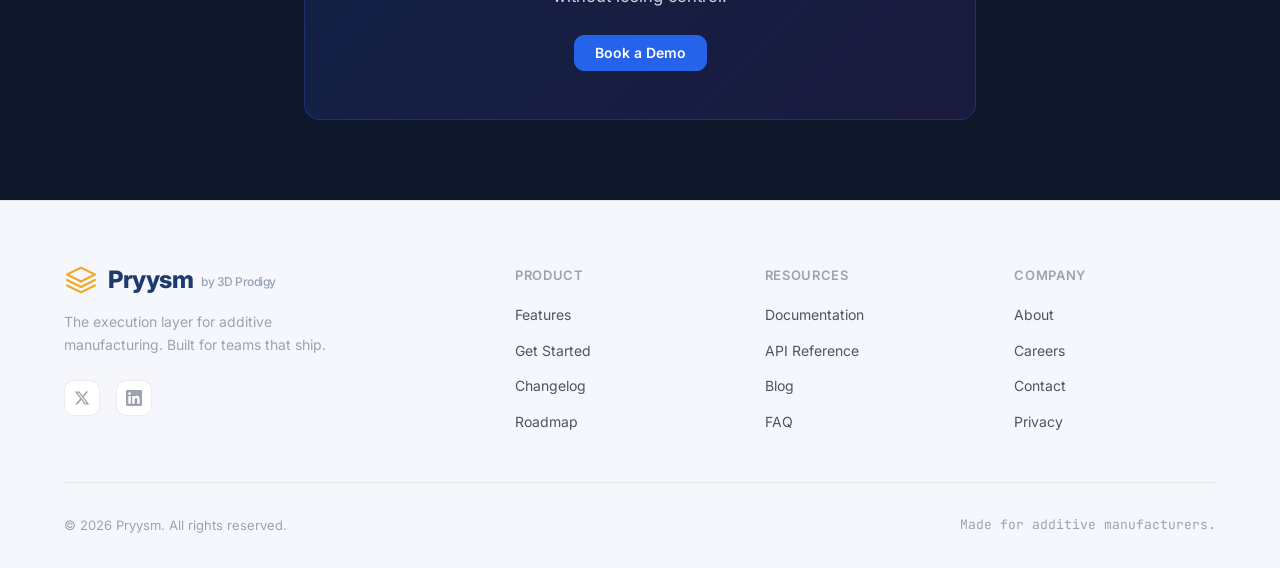
<file: blog-post-4.html>
<!DOCTYPE html>
<html lang="en">
<head>
    <meta charset="UTF-8">
    <meta name="viewport" content="width=device-width, initial-scale=1.0">
    <meta http-equiv="X-UA-Compatible" content="IE=edge">
    <meta name="theme-color" content="#1e3a6e">
    
    <title>Job Scheduling Strategies for Mixed Technology Fleets — Pryysm MES</title>
    <meta name="description" content="Optimize throughput when running FDM, SLA, and SLS machines side by side with different cycle times and requirements.">
    
    <link rel="preconnect" href="https://fonts.googleapis.com">
    <link rel="preconnect" href="https://fonts.gstatic.com" crossorigin>
    <link href="https://fonts.googleapis.com/css2?family=Inter:wght@300;400;500;600;700;800;900&family=JetBrains+Mono:wght@400;500;600&display=swap" rel="stylesheet">
    
    <link rel="stylesheet" href="css/styles.css">
    <link rel="stylesheet" href="css/blog.css">
    <link rel="stylesheet" href="css/blog-post.css">
</head>
<body>
    <nav class="nav" role="navigation" aria-label="Main navigation">
        <div class="nav-container">
            <a href="index.html" class="logo" aria-label="Pryysm Home">
                <svg class="logo-icon" viewBox="0 0 44 38" fill="none" xmlns="http://www.w3.org/2000/svg" aria-hidden="true">
                    <path d="M22 3L40 12L22 21L4 12L22 3Z" stroke="#F5A623" stroke-width="2.8" stroke-linejoin="round"/>
                    <path d="M4 19L22 28L40 19" stroke="#F5A623" stroke-width="2.8" stroke-linecap="round" stroke-linejoin="round"/>
                    <path d="M4 26L22 35L40 26" stroke="#F5A623" stroke-width="2.8" stroke-linecap="round" stroke-linejoin="round"/>
                </svg>
                <span class="logo-name">Pryysm</span>
                <span class="logo-by">by 3D Prodigy</span>
            </a>
            
            <div class="nav-menu">
                <a href="index.html#features" class="nav-link">Features</a>
                <a href="index.html#how-it-works" class="nav-link">How it Works</a>
                <a href="index.html#pricing" class="nav-link">Get Started</a>
                <a href="blog.html" class="nav-link active">Blog</a>
            </div>
            
            <div class="nav-actions">
                <a href="https://calendly.com/bhavin-lad-3d-prodigy/pryysm-demo" target="_blank" rel="noopener noreferrer" class="btn btn-primary glow">Book a Demo</a>
            </div>
        </div>
    </nav>

    <article class="blog-post">
        <header class="blog-post-header">
            <div class="section-container">
                <a href="blog.html" class="blog-back-link">← Back to Blog</a>
                <span class="blog-card-category">Scheduling</span>
                <h1 class="blog-post-title">Job Scheduling Strategies for Mixed Technology Fleets</h1>
                <div class="blog-post-meta">
                    <span>May 10, 2026</span>
                    <span>8 min read</span>
                </div>
            </div>
        </header>

        <div class="blog-post-content">
            <div class="section-container">
                <p class="lead">Running FDM, SLA, and SLS machines in the same facility creates unique scheduling challenges. Each technology has different cycle times, post-processing requirements, and material constraints. Optimizing across all of them requires more than a calendar app.</p>

                <h2>The Complexity of Mixed Fleets</h2>
                <p>An FDM job might run for 12 hours with minimal post-processing. An SLA print takes 6 hours but needs 30 minutes of washing and 2 hours of curing. An SLS build runs for 24 hours followed by depowdering and media blasting. These aren't interchangeable — you can't swap an SLA job to an FDM machine when one is busy.</p>

                <p>Effective scheduling across mixed technologies requires understanding these constraints and planning accordingly.</p>

                <h2>Technology-Specific Considerations</h2>

                <h3>FDM Scheduling</h3>
                <p>FDM is the most flexible — fast setup, easy material swaps, and minimal post-processing. Key strategies:</p>
                <ul>
                    <li>Batch similar materials together to minimize filament changes</li>
                    <li>Schedule tall prints overnight so they complete by morning</li>
                    <li>Leave buffer time for bed leveling and first layer verification</li>
                </ul>

                <h3>SLA Scheduling</h3>
                <p>SLA adds resin handling and post-processing steps that must be factored in:</p>
                <ul>
                    <li>Account for resin warming time before printing</li>
                    <li>Schedule washing and curing capacity alongside printer availability</li>
                    <li>Group clear resin jobs together to avoid contamination from pigmented resins</li>
                    <li>Plan support removal labor — it's more intensive than FDM</li>
                </ul>

                <h3>SLS Scheduling</h3>
                <p>SLS has the longest cycle times and most complex powder management:</p>
                <ul>
                    <li>Builds often run 20+ hours — plan around shift changes</li>
                    <li>Cool-down time can take 8–12 hours before depowdering</li>
                    <li>Fresh powder mixing ratios must be tracked per build</li>
                    <li>Depowdering stations are a bottleneck — schedule accordingly</li>
                </ul>

                <h2>Capacity-Aware Scheduling</h2>
                <p>The best scheduling systems understand your actual capacity, not just machine availability. This includes:</p>
                <ul>
                    <li><strong>Technician availability:</strong> Who's trained on which machines?</li>
                    <li><strong>Post-processing capacity:</strong> Can your wash station handle three SLA prints finishing simultaneously?</li>
                    <li><strong>Material stock:</strong> Do you have enough PA12 powder for that big SLS build?</li>
                    <li><strong>WIP limits:</strong> Prevent bottlenecks by limiting work-in-progress at each stage</li>
                </ul>

                <h2>Week and Month Views</h2>
                <p>Daily scheduling is tactical, but you need strategic visibility too. Week and month views reveal patterns:</p>
                <ul>
                    <li>Are certain machines consistently overloaded while others sit idle?</li>
                    <li>Do you have enough capacity to hit next month's delivery commitments?</li>
                    <li>Which weeks need overtime to meet deadlines?</li>
                </ul>

                <h2>The Role of AI in Scheduling</h2>
                <p>Advanced MES platforms use AI to suggest optimal job sequences based on historical data, predict completion times more accurately, and flag potential conflicts before they happen. This isn't science fiction — it's available today and delivers measurable improvements.</p>

                <h2>Stop Playing Tetris</h2>
                <p>If you're manually juggling jobs across machines, sending operators conflicting instructions, or missing deliveries because post-processing was a bottleneck, it's time for a proper scheduling system.</p>

                <p>Pryysm's Print Scheduling module handles all of this automatically — capacity-aware allocation across FDM, SLA, and SLS with day, week, and month views. Book a demo to see it in action.</p>

                <div class="blog-post-cta">
                    <h3>Ready to scale your operation?</h3>
                    <p>See how Pryysm helps print farms grow from 5 to 50+ machines without losing control.</p>
                    <a href="https://calendly.com/bhavin-lad-3d-prodigy/pryysm-demo" target="_blank" rel="noopener noreferrer" class="btn btn-primary glow">Book a Demo</a>
                </div>
            </div>
        </div>
    </article>

    <footer class="footer" role="contentinfo">
        <div class="footer-container">
            <div class="footer-grid">
                <div class="footer-brand">
                    <a href="index.html" class="logo" aria-label="Pryysm Home">
                        <svg class="logo-icon" viewBox="0 0 44 38" fill="none" xmlns="http://www.w3.org/2000/svg" aria-hidden="true">
                            <path d="M22 3L40 12L22 21L4 12L22 3Z" stroke="#F5A623" stroke-width="2.8" stroke-linejoin="round"/>
                            <path d="M4 19L22 28L40 19" stroke="#F5A623" stroke-width="2.8" stroke-linecap="round" stroke-linejoin="round"/>
                            <path d="M4 26L22 35L40 26" stroke="#F5A623" stroke-width="2.8" stroke-linecap="round" stroke-linejoin="round"/>
                        </svg>
                        <span class="logo-name">Pryysm</span>
                        <span class="logo-by">by 3D Prodigy</span>
                    </a>
                    <p class="footer-tagline">The execution layer for additive manufacturing. Built for teams that ship.</p>
                    <div class="footer-social">
                        <a href="#" aria-label="Twitter"><svg viewBox="0 0 24 24" fill="currentColor"><path d="M18.244 2.25h3.308l-7.227 8.26 8.502 11.24H16.17l-5.214-6.817L4.99 21.75H1.68l7.73-8.835L1.254 2.25H8.08l4.713 6.231zm-1.161 17.52h1.833L7.084 4.126H5.117z"/></svg></a>
                        <a href="#" aria-label="LinkedIn"><svg viewBox="0 0 24 24" fill="currentColor"><path d="M20.447 20.452h-3.554v-5.569c0-1.328-.027-3.037-1.852-3.037-1.853 0-2.136 1.445-2.136 2.939v5.667H9.351V9h3.414v1.561h.046c.477-.9 1.637-1.85 3.37-1.85 3.601 0 4.267 2.37 4.267 5.455v6.286zM5.337 7.433a2.062 2.062 0 01-2.063-2.065 2.064 2.064 0 112.063 2.065zm1.782 13.019H3.555V9h3.564v11.452zM22.225 0H1.771C.792 0 0 .774 0 1.729v20.542C0 23.227.792 24 1.771 24h20.451C23.2 24 24 23.227 24 22.271V1.729C24 .774 23.2 0 22.222 0h.003z"/></svg></a>
                    </div>
                </div>
                
                <div class="footer-links">
                    <h4>Product</h4>
                    <ul>
                        <li><a href="index.html#features">Features</a></li>
                        <li><a href="index.html#pricing">Get Started</a></li>
                        <li><a href="#">Changelog</a></li>
                        <li><a href="#">Roadmap</a></li>
                    </ul>
                </div>
                
                <div class="footer-links">
                    <h4>Resources</h4>
                    <ul>
                        <li><a href="#">Documentation</a></li>
                        <li><a href="#">API Reference</a></li>
                        <li><a href="blog.html">Blog</a></li>
                        <li><a href="index.html#faq">FAQ</a></li>
                    </ul>
                </div>
                
                <div class="footer-links">
                    <h4>Company</h4>
                    <ul>
                        <li><a href="#">About</a></li>
                        <li><a href="#">Careers</a></li>
                        <li><a href="#">Contact</a></li>
                        <li><a href="#">Privacy</a></li>
                    </ul>
                </div>
            </div>
            
            <div class="footer-bottom">
                <p>© 2026 Pryysm. All rights reserved.</p>
                <p class="footer-made">Made for additive manufacturers.</p>
            </div>
        </div>
    </footer>
</body>
</html>
</file>
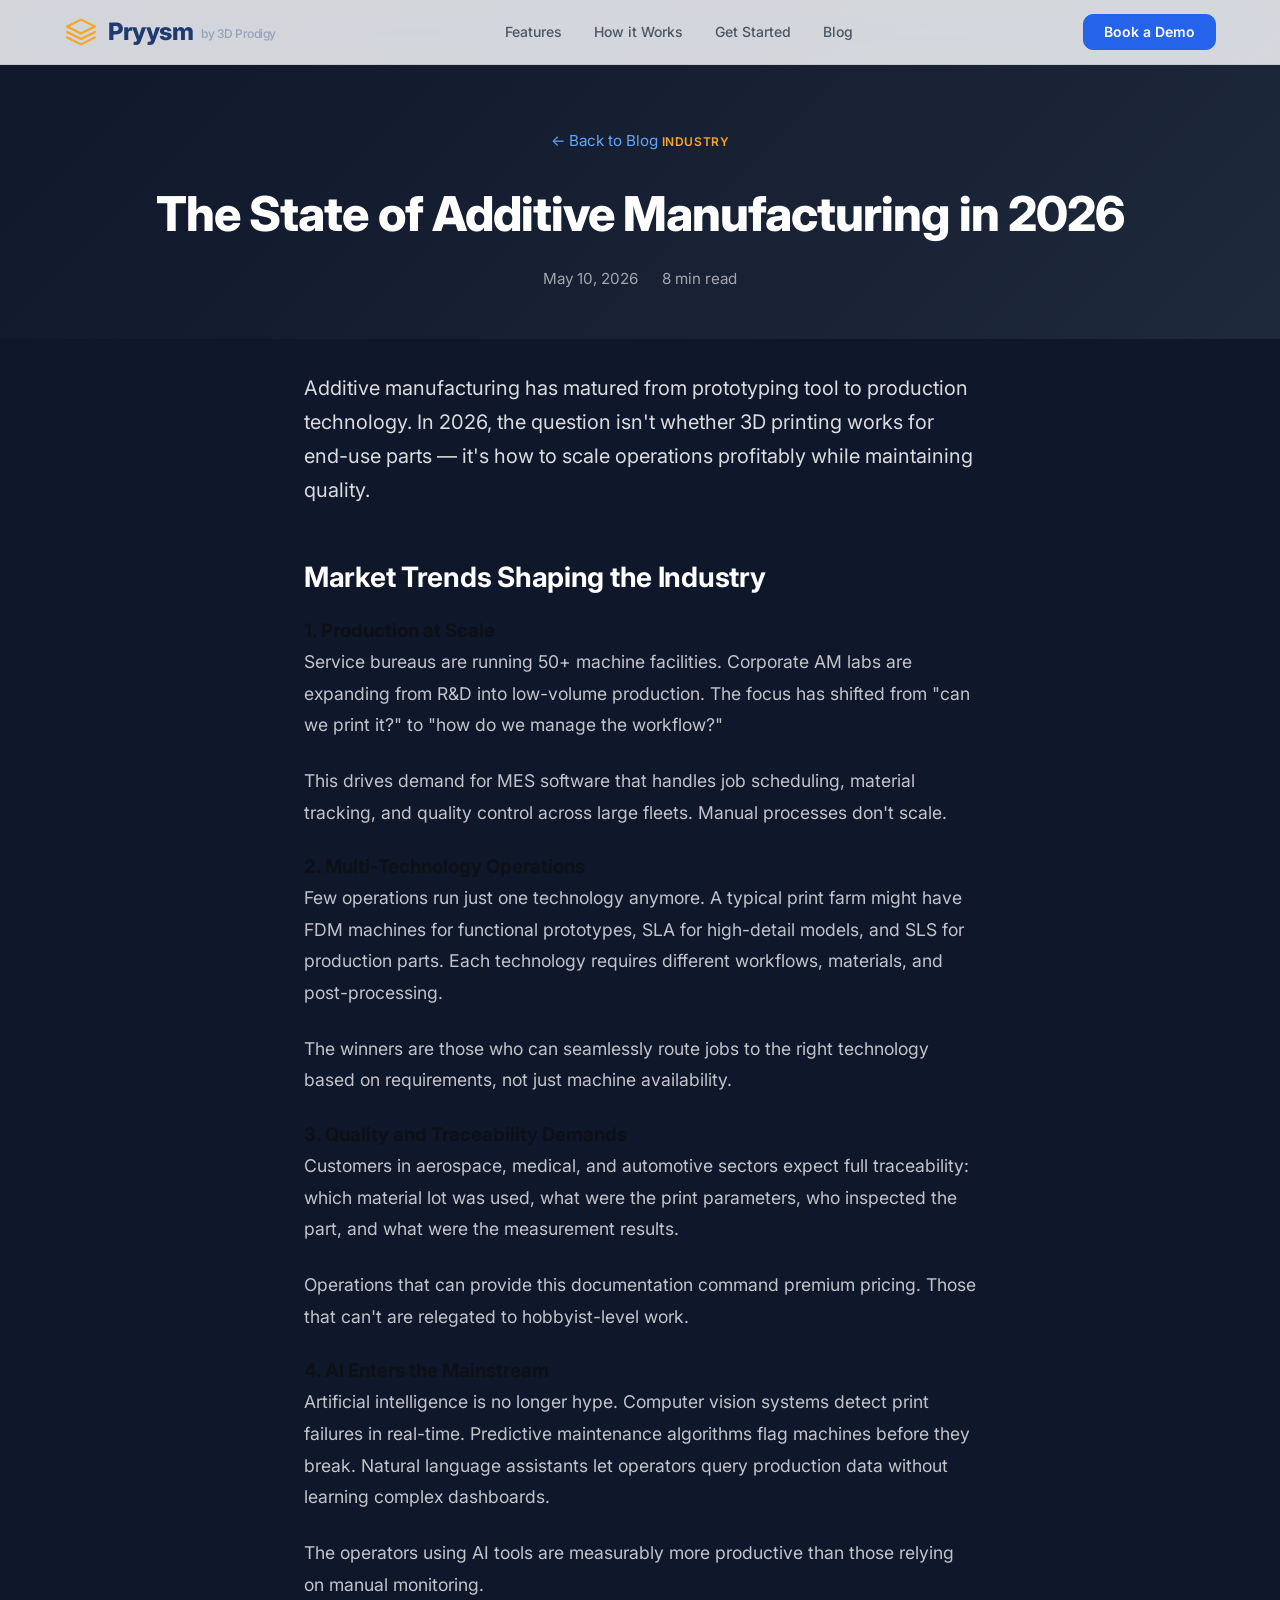
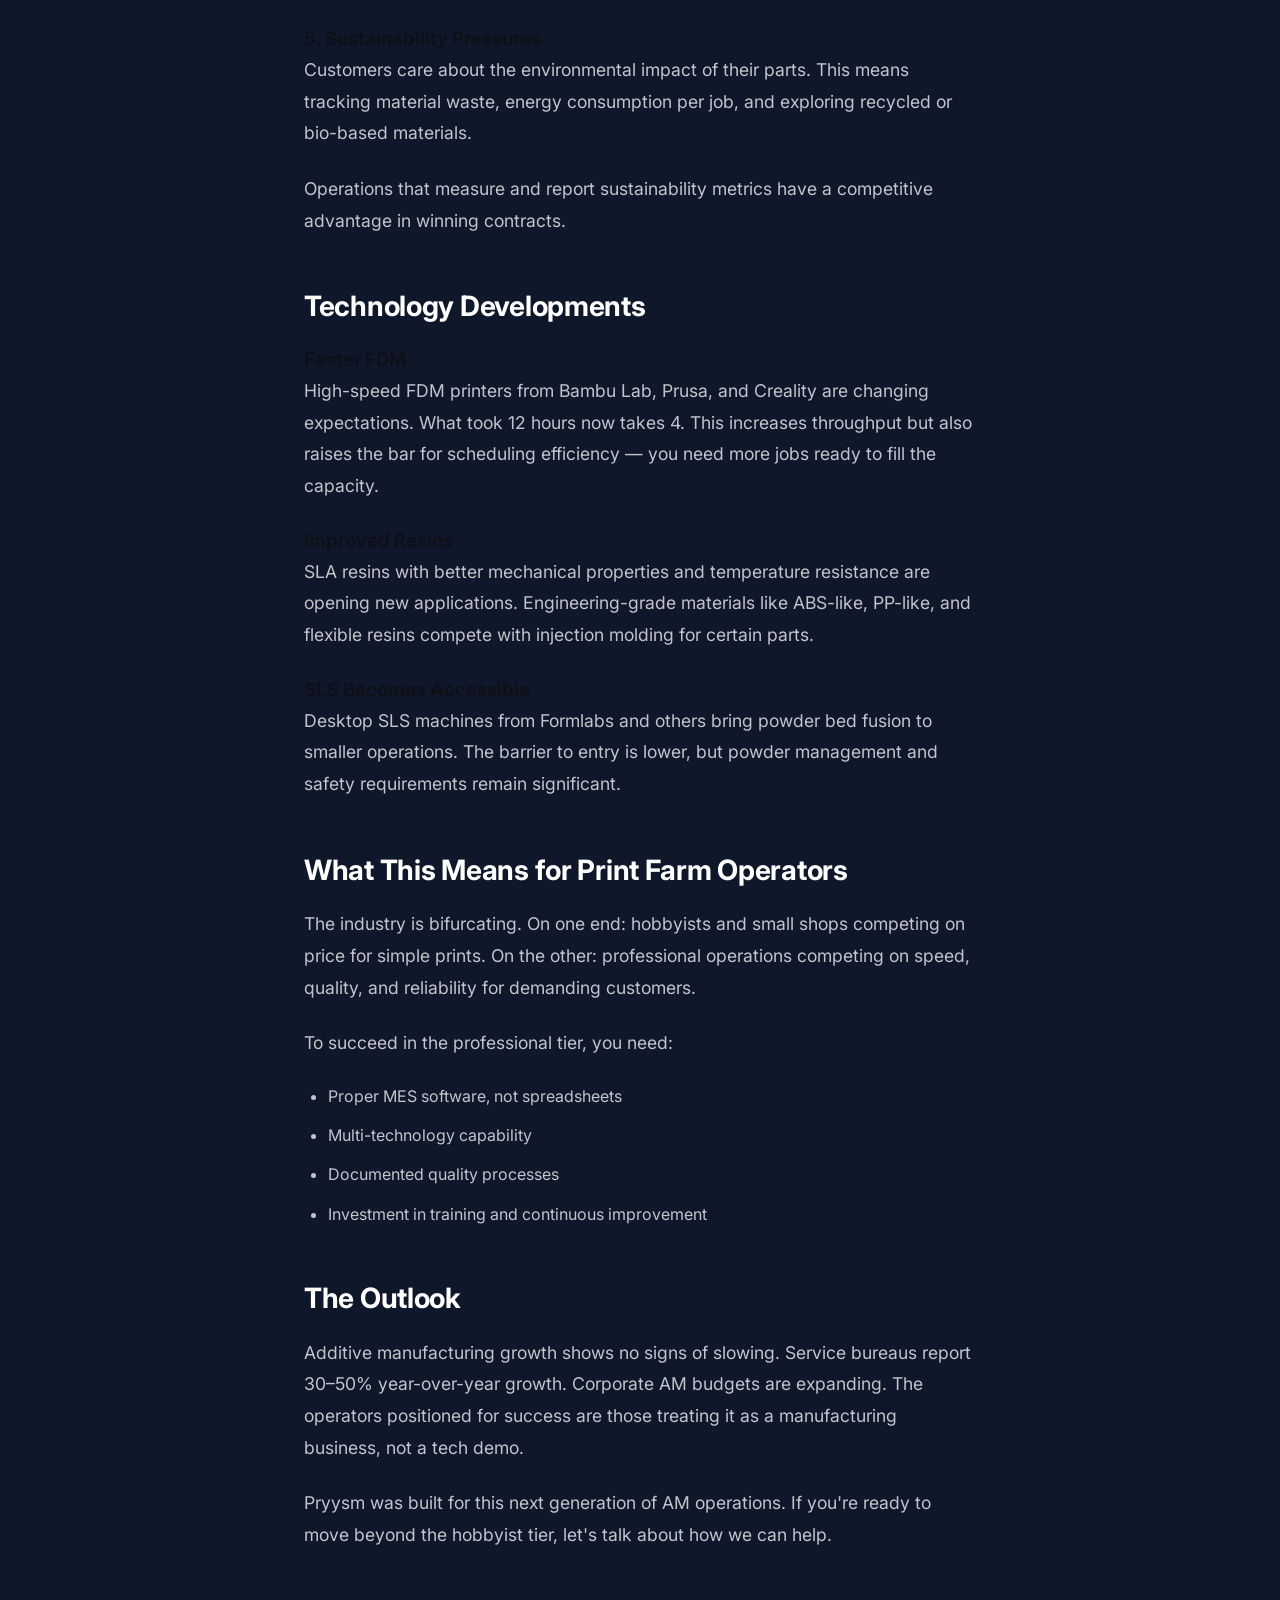
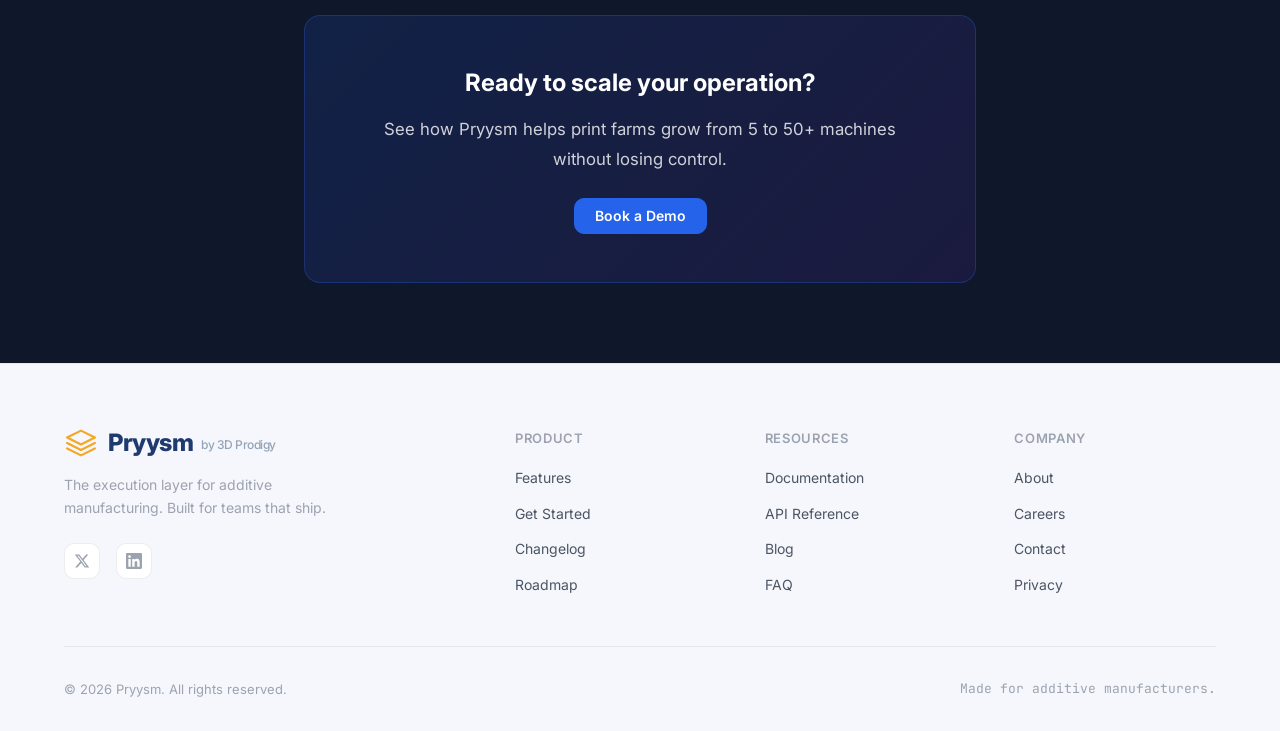
<file: blog-post-5.html>
<!DOCTYPE html>
<html lang="en">
<head>
    <meta charset="UTF-8">
    <meta name="viewport" content="width=device-width, initial-scale=1.0">
    <meta http-equiv="X-UA-Compatible" content="IE=edge">
    <meta name="theme-color" content="#1e3a6e">
    
    <title>The State of Additive Manufacturing in 2026 — Pryysm MES</title>
    <meta name="description" content="Market trends, emerging technologies, and what they mean for print farm operators and service bureaus.">
    
    <link rel="preconnect" href="https://fonts.googleapis.com">
    <link rel="preconnect" href="https://fonts.gstatic.com" crossorigin>
    <link href="https://fonts.googleapis.com/css2?family=Inter:wght@300;400;500;600;700;800;900&family=JetBrains+Mono:wght@400;500;600&display=swap" rel="stylesheet">
    
    <link rel="stylesheet" href="css/styles.css">
    <link rel="stylesheet" href="css/blog.css">
    <link rel="stylesheet" href="css/blog-post.css">
</head>
<body>
    <nav class="nav" role="navigation" aria-label="Main navigation">
        <div class="nav-container">
            <a href="index.html" class="logo" aria-label="Pryysm Home">
                <svg class="logo-icon" viewBox="0 0 44 38" fill="none" xmlns="http://www.w3.org/2000/svg" aria-hidden="true">
                    <path d="M22 3L40 12L22 21L4 12L22 3Z" stroke="#F5A623" stroke-width="2.8" stroke-linejoin="round"/>
                    <path d="M4 19L22 28L40 19" stroke="#F5A623" stroke-width="2.8" stroke-linecap="round" stroke-linejoin="round"/>
                    <path d="M4 26L22 35L40 26" stroke="#F5A623" stroke-width="2.8" stroke-linecap="round" stroke-linejoin="round"/>
                </svg>
                <span class="logo-name">Pryysm</span>
                <span class="logo-by">by 3D Prodigy</span>
            </a>
            
            <div class="nav-menu">
                <a href="index.html#features" class="nav-link">Features</a>
                <a href="index.html#how-it-works" class="nav-link">How it Works</a>
                <a href="index.html#pricing" class="nav-link">Get Started</a>
                <a href="blog.html" class="nav-link active">Blog</a>
            </div>
            
            <div class="nav-actions">
                <a href="https://calendly.com/bhavin-lad-3d-prodigy/pryysm-demo" target="_blank" rel="noopener noreferrer" class="btn btn-primary glow">Book a Demo</a>
            </div>
        </div>
    </nav>

    <article class="blog-post">
        <header class="blog-post-header">
            <div class="section-container">
                <a href="blog.html" class="blog-back-link">← Back to Blog</a>
                <span class="blog-card-category">Industry</span>
                <h1 class="blog-post-title">The State of Additive Manufacturing in 2026</h1>
                <div class="blog-post-meta">
                    <span>May 10, 2026</span>
                    <span>8 min read</span>
                </div>
            </div>
        </header>

        <div class="blog-post-content">
            <div class="section-container">
                <p class="lead">Additive manufacturing has matured from prototyping tool to production technology. In 2026, the question isn't whether 3D printing works for end-use parts — it's how to scale operations profitably while maintaining quality.</p>

                <h2>Market Trends Shaping the Industry</h2>

                <h3>1. Production at Scale</h3>
                <p>Service bureaus are running 50+ machine facilities. Corporate AM labs are expanding from R&D into low-volume production. The focus has shifted from "can we print it?" to "how do we manage the workflow?"</p>

                <p>This drives demand for MES software that handles job scheduling, material tracking, and quality control across large fleets. Manual processes don't scale.</p>

                <h3>2. Multi-Technology Operations</h3>
                <p>Few operations run just one technology anymore. A typical print farm might have FDM machines for functional prototypes, SLA for high-detail models, and SLS for production parts. Each technology requires different workflows, materials, and post-processing.</p>

                <p>The winners are those who can seamlessly route jobs to the right technology based on requirements, not just machine availability.</p>

                <h3>3. Quality and Traceability Demands</h3>
                <p>Customers in aerospace, medical, and automotive sectors expect full traceability: which material lot was used, what were the print parameters, who inspected the part, and what were the measurement results.</p>

                <p>Operations that can provide this documentation command premium pricing. Those that can't are relegated to hobbyist-level work.</p>

                <h3>4. AI Enters the Mainstream</h3>
                <p>Artificial intelligence is no longer hype. Computer vision systems detect print failures in real-time. Predictive maintenance algorithms flag machines before they break. Natural language assistants let operators query production data without learning complex dashboards.</p>

                <p>The operators using AI tools are measurably more productive than those relying on manual monitoring.</p>

                <h3>5. Sustainability Pressures</h3>
                <p>Customers care about the environmental impact of their parts. This means tracking material waste, energy consumption per job, and exploring recycled or bio-based materials.</p>

                <p>Operations that measure and report sustainability metrics have a competitive advantage in winning contracts.</p>

                <h2>Technology Developments</h2>

                <h3>Faster FDM</h3>
                <p>High-speed FDM printers from Bambu Lab, Prusa, and Creality are changing expectations. What took 12 hours now takes 4. This increases throughput but also raises the bar for scheduling efficiency — you need more jobs ready to fill the capacity.</p>

                <h3>Improved Resins</h3>
                <p>SLA resins with better mechanical properties and temperature resistance are opening new applications. Engineering-grade materials like ABS-like, PP-like, and flexible resins compete with injection molding for certain parts.</p>

                <h3>SLS Becomes Accessible</h3>
                <p>Desktop SLS machines from Formlabs and others bring powder bed fusion to smaller operations. The barrier to entry is lower, but powder management and safety requirements remain significant.</p>

                <h2>What This Means for Print Farm Operators</h2>

                <p>The industry is bifurcating. On one end: hobbyists and small shops competing on price for simple prints. On the other: professional operations competing on speed, quality, and reliability for demanding customers.</p>

                <p>To succeed in the professional tier, you need:</p>
                <ul>
                    <li>Proper MES software, not spreadsheets</li>
                    <li>Multi-technology capability</li>
                    <li>Documented quality processes</li>
                    <li>Investment in training and continuous improvement</li>
                </ul>

                <h2>The Outlook</h2>
                <p>Additive manufacturing growth shows no signs of slowing. Service bureaus report 30–50% year-over-year growth. Corporate AM budgets are expanding. The operators positioned for success are those treating it as a manufacturing business, not a tech demo.</p>

                <p>Pryysm was built for this next generation of AM operations. If you're ready to move beyond the hobbyist tier, let's talk about how we can help.</p>

                <div class="blog-post-cta">
                    <h3>Ready to scale your operation?</h3>
                    <p>See how Pryysm helps print farms grow from 5 to 50+ machines without losing control.</p>
                    <a href="https://calendly.com/bhavin-lad-3d-prodigy/pryysm-demo" target="_blank" rel="noopener noreferrer" class="btn btn-primary glow">Book a Demo</a>
                </div>
            </div>
        </div>
    </article>

    <footer class="footer" role="contentinfo">
        <div class="footer-container">
            <div class="footer-grid">
                <div class="footer-brand">
                    <a href="index.html" class="logo" aria-label="Pryysm Home">
                        <svg class="logo-icon" viewBox="0 0 44 38" fill="none" xmlns="http://www.w3.org/2000/svg" aria-hidden="true">
                            <path d="M22 3L40 12L22 21L4 12L22 3Z" stroke="#F5A623" stroke-width="2.8" stroke-linejoin="round"/>
                            <path d="M4 19L22 28L40 19" stroke="#F5A623" stroke-width="2.8" stroke-linecap="round" stroke-linejoin="round"/>
                            <path d="M4 26L22 35L40 26" stroke="#F5A623" stroke-width="2.8" stroke-linecap="round" stroke-linejoin="round"/>
                        </svg>
                        <span class="logo-name">Pryysm</span>
                        <span class="logo-by">by 3D Prodigy</span>
                    </a>
                    <p class="footer-tagline">The execution layer for additive manufacturing. Built for teams that ship.</p>
                    <div class="footer-social">
                        <a href="#" aria-label="Twitter"><svg viewBox="0 0 24 24" fill="currentColor"><path d="M18.244 2.25h3.308l-7.227 8.26 8.502 11.24H16.17l-5.214-6.817L4.99 21.75H1.68l7.73-8.835L1.254 2.25H8.08l4.713 6.231zm-1.161 17.52h1.833L7.084 4.126H5.117z"/></svg></a>
                        <a href="#" aria-label="LinkedIn"><svg viewBox="0 0 24 24" fill="currentColor"><path d="M20.447 20.452h-3.554v-5.569c0-1.328-.027-3.037-1.852-3.037-1.853 0-2.136 1.445-2.136 2.939v5.667H9.351V9h3.414v1.561h.046c.477-.9 1.637-1.85 3.37-1.85 3.601 0 4.267 2.37 4.267 5.455v6.286zM5.337 7.433a2.062 2.062 0 01-2.063-2.065 2.064 2.064 0 112.063 2.065zm1.782 13.019H3.555V9h3.564v11.452zM22.225 0H1.771C.792 0 0 .774 0 1.729v20.542C0 23.227.792 24 1.771 24h20.451C23.2 24 24 23.227 24 22.271V1.729C24 .774 23.2 0 22.222 0h.003z"/></svg></a>
                    </div>
                </div>
                
                <div class="footer-links">
                    <h4>Product</h4>
                    <ul>
                        <li><a href="index.html#features">Features</a></li>
                        <li><a href="index.html#pricing">Get Started</a></li>
                        <li><a href="#">Changelog</a></li>
                        <li><a href="#">Roadmap</a></li>
                    </ul>
                </div>
                
                <div class="footer-links">
                    <h4>Resources</h4>
                    <ul>
                        <li><a href="#">Documentation</a></li>
                        <li><a href="#">API Reference</a></li>
                        <li><a href="blog.html">Blog</a></li>
                        <li><a href="index.html#faq">FAQ</a></li>
                    </ul>
                </div>
                
                <div class="footer-links">
                    <h4>Company</h4>
                    <ul>
                        <li><a href="#">About</a></li>
                        <li><a href="#">Careers</a></li>
                        <li><a href="#">Contact</a></li>
                        <li><a href="#">Privacy</a></li>
                    </ul>
                </div>
            </div>
            
            <div class="footer-bottom">
                <p>© 2026 Pryysm. All rights reserved.</p>
                <p class="footer-made">Made for additive manufacturers.</p>
            </div>
        </div>
    </footer>
</body>
</html>
</file>
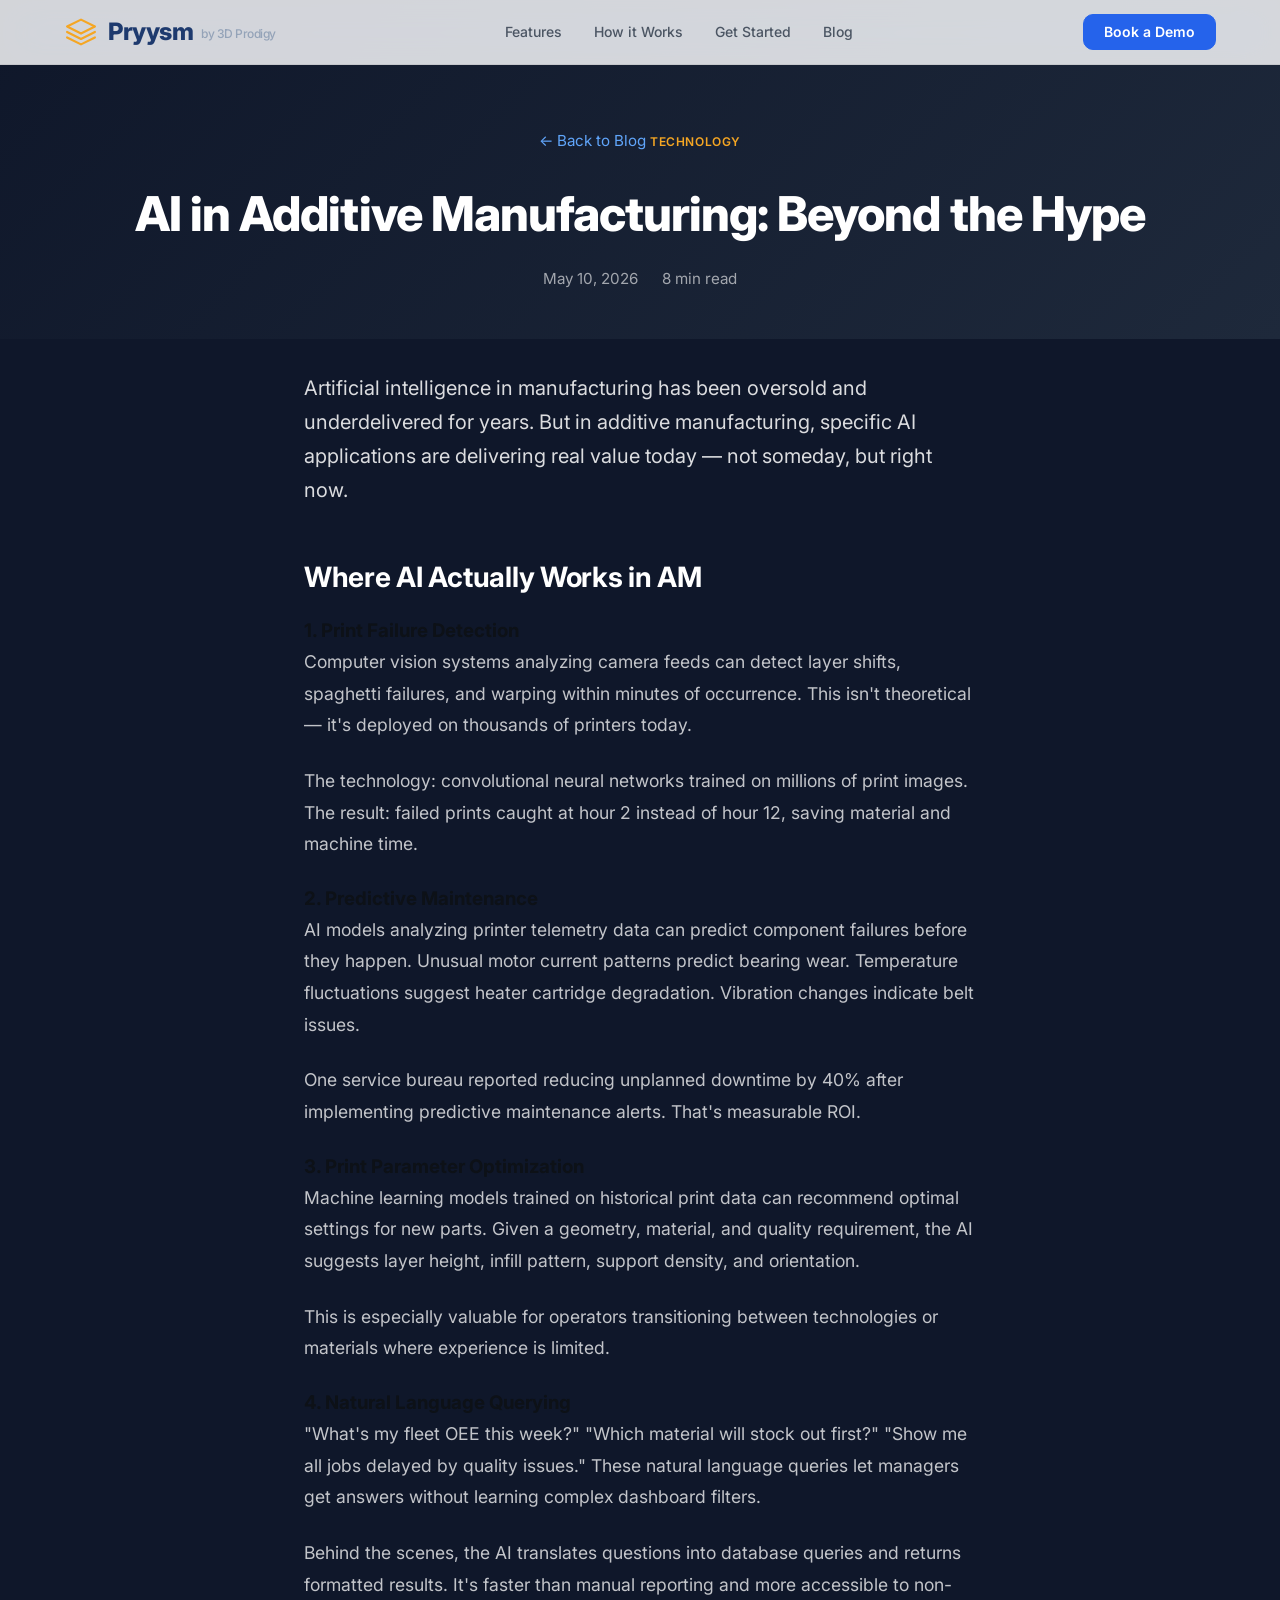
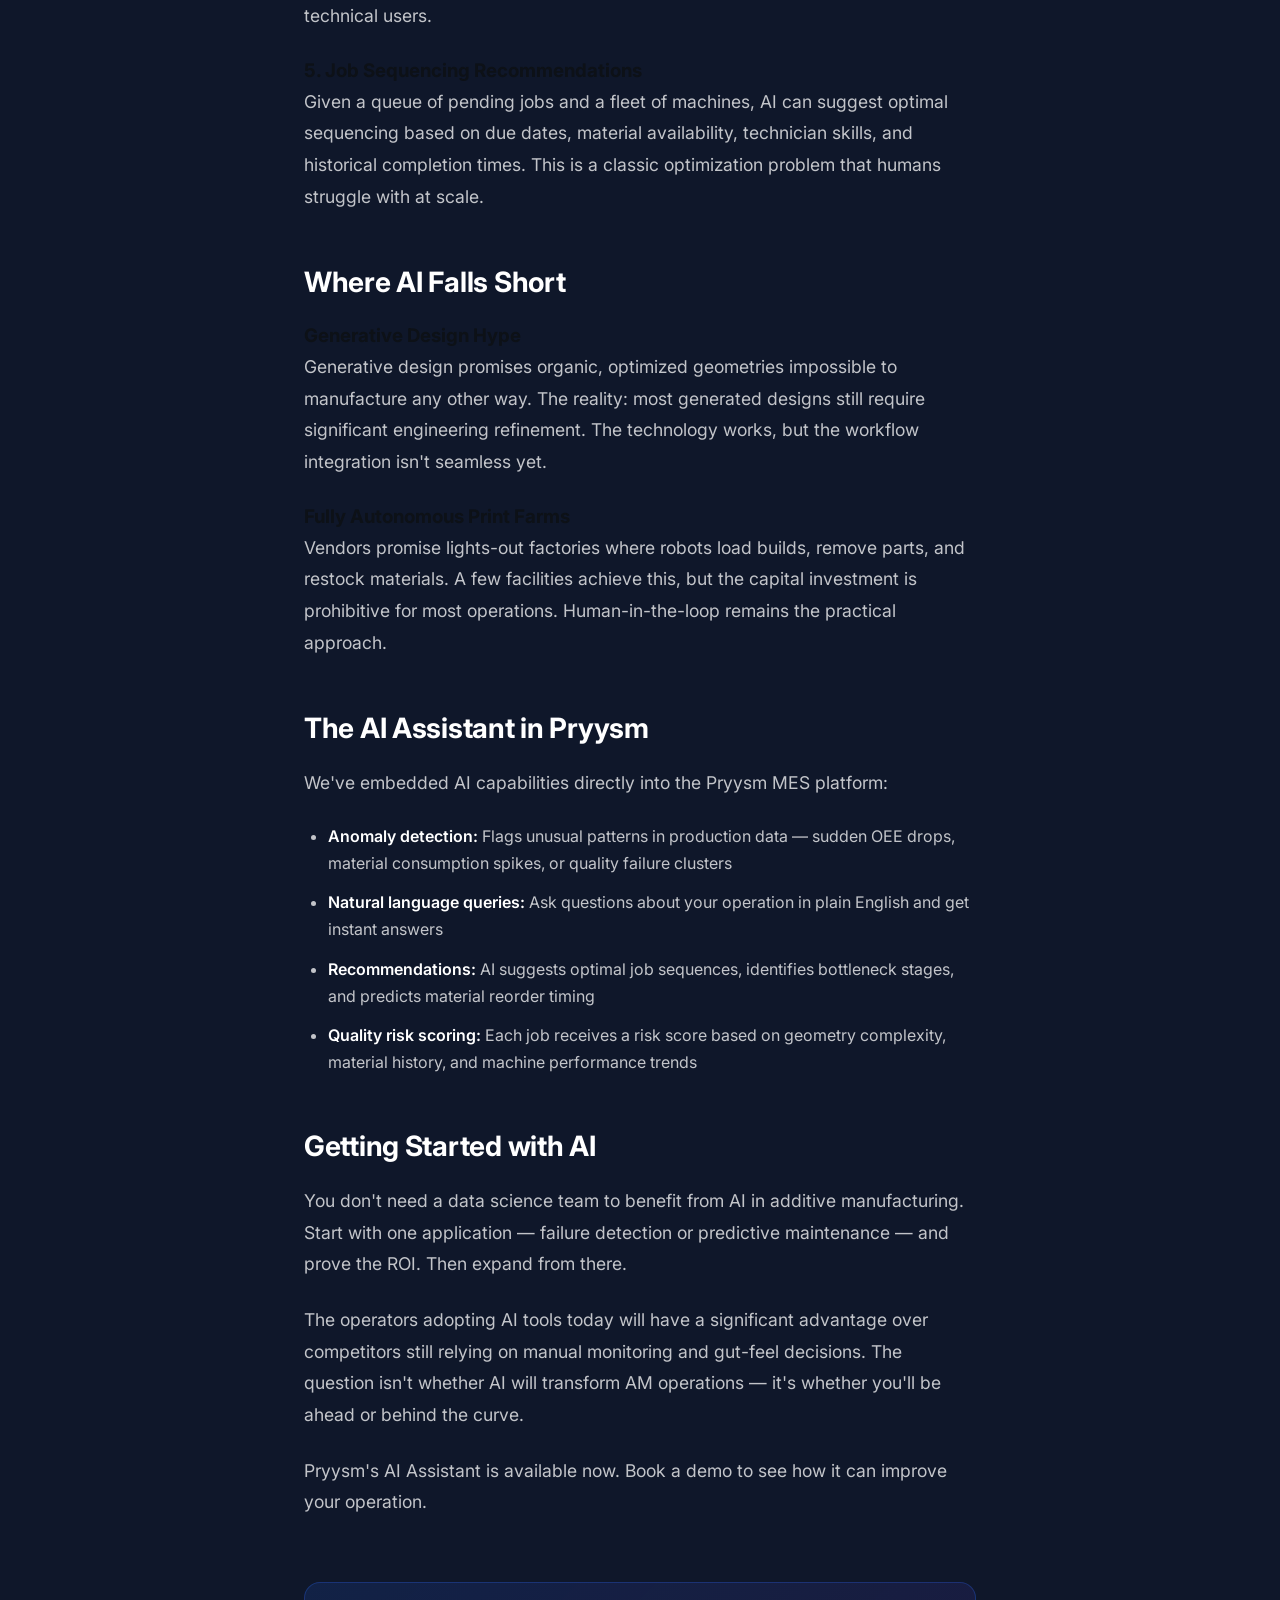
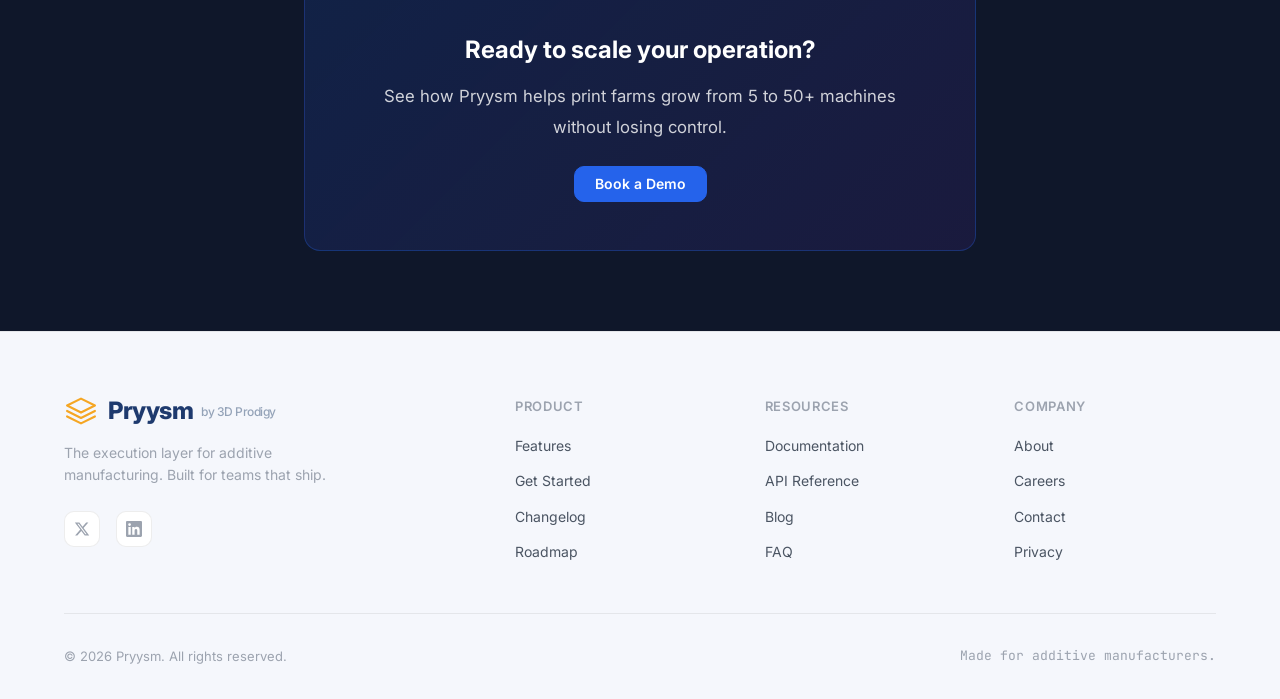
<file: blog-post-6.html>
<!DOCTYPE html>
<html lang="en">
<head>
    <meta charset="UTF-8">
    <meta name="viewport" content="width=device-width, initial-scale=1.0">
    <meta http-equiv="X-UA-Compatible" content="IE=edge">
    <meta name="theme-color" content="#1e3a6e">
    
    <title>AI in Additive Manufacturing: Beyond the Hype — Pryysm MES</title>
    <meta name="description" content="Real applications of artificial intelligence in 3D printing operations — from predictive maintenance to automated quality inspection.">
    
    <link rel="preconnect" href="https://fonts.googleapis.com">
    <link rel="preconnect" href="https://fonts.gstatic.com" crossorigin>
    <link href="https://fonts.googleapis.com/css2?family=Inter:wght@300;400;500;600;700;800;900&family=JetBrains+Mono:wght@400;500;600&display=swap" rel="stylesheet">
    
    <link rel="stylesheet" href="css/styles.css">
    <link rel="stylesheet" href="css/blog.css">
    <link rel="stylesheet" href="css/blog-post.css">
</head>
<body>
    <nav class="nav" role="navigation" aria-label="Main navigation">
        <div class="nav-container">
            <a href="index.html" class="logo" aria-label="Pryysm Home">
                <svg class="logo-icon" viewBox="0 0 44 38" fill="none" xmlns="http://www.w3.org/2000/svg" aria-hidden="true">
                    <path d="M22 3L40 12L22 21L4 12L22 3Z" stroke="#F5A623" stroke-width="2.8" stroke-linejoin="round"/>
                    <path d="M4 19L22 28L40 19" stroke="#F5A623" stroke-width="2.8" stroke-linecap="round" stroke-linejoin="round"/>
                    <path d="M4 26L22 35L40 26" stroke="#F5A623" stroke-width="2.8" stroke-linecap="round" stroke-linejoin="round"/>
                </svg>
                <span class="logo-name">Pryysm</span>
                <span class="logo-by">by 3D Prodigy</span>
            </a>
            
            <div class="nav-menu">
                <a href="index.html#features" class="nav-link">Features</a>
                <a href="index.html#how-it-works" class="nav-link">How it Works</a>
                <a href="index.html#pricing" class="nav-link">Get Started</a>
                <a href="blog.html" class="nav-link active">Blog</a>
            </div>
            
            <div class="nav-actions">
                <a href="https://calendly.com/bhavin-lad-3d-prodigy/pryysm-demo" target="_blank" rel="noopener noreferrer" class="btn btn-primary glow">Book a Demo</a>
            </div>
        </div>
    </nav>

    <article class="blog-post">
        <header class="blog-post-header">
            <div class="section-container">
                <a href="blog.html" class="blog-back-link">← Back to Blog</a>
                <span class="blog-card-category">Technology</span>
                <h1 class="blog-post-title">AI in Additive Manufacturing: Beyond the Hype</h1>
                <div class="blog-post-meta">
                    <span>May 10, 2026</span>
                    <span>8 min read</span>
                </div>
            </div>
        </header>

        <div class="blog-post-content">
            <div class="section-container">
                <p class="lead">Artificial intelligence in manufacturing has been oversold and underdelivered for years. But in additive manufacturing, specific AI applications are delivering real value today — not someday, but right now.</p>

                <h2>Where AI Actually Works in AM</h2>

                <h3>1. Print Failure Detection</h3>
                <p>Computer vision systems analyzing camera feeds can detect layer shifts, spaghetti failures, and warping within minutes of occurrence. This isn't theoretical — it's deployed on thousands of printers today.</p>

                <p>The technology: convolutional neural networks trained on millions of print images. The result: failed prints caught at hour 2 instead of hour 12, saving material and machine time.</p>

                <h3>2. Predictive Maintenance</h3>
                <p>AI models analyzing printer telemetry data can predict component failures before they happen. Unusual motor current patterns predict bearing wear. Temperature fluctuations suggest heater cartridge degradation. Vibration changes indicate belt issues.</p>

                <p>One service bureau reported reducing unplanned downtime by 40% after implementing predictive maintenance alerts. That's measurable ROI.</p>

                <h3>3. Print Parameter Optimization</h3>
                <p>Machine learning models trained on historical print data can recommend optimal settings for new parts. Given a geometry, material, and quality requirement, the AI suggests layer height, infill pattern, support density, and orientation.</p>

                <p>This is especially valuable for operators transitioning between technologies or materials where experience is limited.</p>

                <h3>4. Natural Language Querying</h3>
                <p>"What's my fleet OEE this week?" "Which material will stock out first?" "Show me all jobs delayed by quality issues." These natural language queries let managers get answers without learning complex dashboard filters.</p>

                <p>Behind the scenes, the AI translates questions into database queries and returns formatted results. It's faster than manual reporting and more accessible to non-technical users.</p>

                <h3>5. Job Sequencing Recommendations</h3>
                <p>Given a queue of pending jobs and a fleet of machines, AI can suggest optimal sequencing based on due dates, material availability, technician skills, and historical completion times. This is a classic optimization problem that humans struggle with at scale.</p>

                <h2>Where AI Falls Short</h2>

                <h3>Generative Design Hype</h3>
                <p>Generative design promises organic, optimized geometries impossible to manufacture any other way. The reality: most generated designs still require significant engineering refinement. The technology works, but the workflow integration isn't seamless yet.</p>

                <h3>Fully Autonomous Print Farms</h3>
                <p>Vendors promise lights-out factories where robots load builds, remove parts, and restock materials. A few facilities achieve this, but the capital investment is prohibitive for most operations. Human-in-the-loop remains the practical approach.</p>

                <h2>The AI Assistant in Pryysm</h2>

                <p>We've embedded AI capabilities directly into the Pryysm MES platform:</p>

                <ul>
                    <li><strong>Anomaly detection:</strong> Flags unusual patterns in production data — sudden OEE drops, material consumption spikes, or quality failure clusters</li>
                    <li><strong>Natural language queries:</strong> Ask questions about your operation in plain English and get instant answers</li>
                    <li><strong>Recommendations:</strong> AI suggests optimal job sequences, identifies bottleneck stages, and predicts material reorder timing</li>
                    <li><strong>Quality risk scoring:</strong> Each job receives a risk score based on geometry complexity, material history, and machine performance trends</li>
                </ul>

                <h2>Getting Started with AI</h2>

                <p>You don't need a data science team to benefit from AI in additive manufacturing. Start with one application — failure detection or predictive maintenance — and prove the ROI. Then expand from there.</p>

                <p>The operators adopting AI tools today will have a significant advantage over competitors still relying on manual monitoring and gut-feel decisions. The question isn't whether AI will transform AM operations — it's whether you'll be ahead or behind the curve.</p>

                <p>Pryysm's AI Assistant is available now. Book a demo to see how it can improve your operation.</p>

                <div class="blog-post-cta">
                    <h3>Ready to scale your operation?</h3>
                    <p>See how Pryysm helps print farms grow from 5 to 50+ machines without losing control.</p>
                    <a href="https://calendly.com/bhavin-lad-3d-prodigy/pryysm-demo" target="_blank" rel="noopener noreferrer" class="btn btn-primary glow">Book a Demo</a>
                </div>
            </div>
        </div>
    </article>

    <footer class="footer" role="contentinfo">
        <div class="footer-container">
            <div class="footer-grid">
                <div class="footer-brand">
                    <a href="index.html" class="logo" aria-label="Pryysm Home">
                        <svg class="logo-icon" viewBox="0 0 44 38" fill="none" xmlns="http://www.w3.org/2000/svg" aria-hidden="true">
                            <path d="M22 3L40 12L22 21L4 12L22 3Z" stroke="#F5A623" stroke-width="2.8" stroke-linejoin="round"/>
                            <path d="M4 19L22 28L40 19" stroke="#F5A623" stroke-width="2.8" stroke-linecap="round" stroke-linejoin="round"/>
                            <path d="M4 26L22 35L40 26" stroke="#F5A623" stroke-width="2.8" stroke-linecap="round" stroke-linejoin="round"/>
                        </svg>
                        <span class="logo-name">Pryysm</span>
                        <span class="logo-by">by 3D Prodigy</span>
                    </a>
                    <p class="footer-tagline">The execution layer for additive manufacturing. Built for teams that ship.</p>
                    <div class="footer-social">
                        <a href="#" aria-label="Twitter"><svg viewBox="0 0 24 24" fill="currentColor"><path d="M18.244 2.25h3.308l-7.227 8.26 8.502 11.24H16.17l-5.214-6.817L4.99 21.75H1.68l7.73-8.835L1.254 2.25H8.08l4.713 6.231zm-1.161 17.52h1.833L7.084 4.126H5.117z"/></svg></a>
                        <a href="#" aria-label="LinkedIn"><svg viewBox="0 0 24 24" fill="currentColor"><path d="M20.447 20.452h-3.554v-5.569c0-1.328-.027-3.037-1.852-3.037-1.853 0-2.136 1.445-2.136 2.939v5.667H9.351V9h3.414v1.561h.046c.477-.9 1.637-1.85 3.37-1.85 3.601 0 4.267 2.37 4.267 5.455v6.286zM5.337 7.433a2.062 2.062 0 01-2.063-2.065 2.064 2.064 0 112.063 2.065zm1.782 13.019H3.555V9h3.564v11.452zM22.225 0H1.771C.792 0 0 .774 0 1.729v20.542C0 23.227.792 24 1.771 24h20.451C23.2 24 24 23.227 24 22.271V1.729C24 .774 23.2 0 22.222 0h.003z"/></svg></a>
                    </div>
                </div>
                
                <div class="footer-links">
                    <h4>Product</h4>
                    <ul>
                        <li><a href="index.html#features">Features</a></li>
                        <li><a href="index.html#pricing">Get Started</a></li>
                        <li><a href="#">Changelog</a></li>
                        <li><a href="#">Roadmap</a></li>
                    </ul>
                </div>
                
                <div class="footer-links">
                    <h4>Resources</h4>
                    <ul>
                        <li><a href="#">Documentation</a></li>
                        <li><a href="#">API Reference</a></li>
                        <li><a href="blog.html">Blog</a></li>
                        <li><a href="index.html#faq">FAQ</a></li>
                    </ul>
                </div>
                
                <div class="footer-links">
                    <h4>Company</h4>
                    <ul>
                        <li><a href="#">About</a></li>
                        <li><a href="#">Careers</a></li>
                        <li><a href="#">Contact</a></li>
                        <li><a href="#">Privacy</a></li>
                    </ul>
                </div>
            </div>
            
            <div class="footer-bottom">
                <p>© 2026 Pryysm. All rights reserved.</p>
                <p class="footer-made">Made for additive manufacturers.</p>
            </div>
        </div>
    </footer>
</body>
</html>
</file>
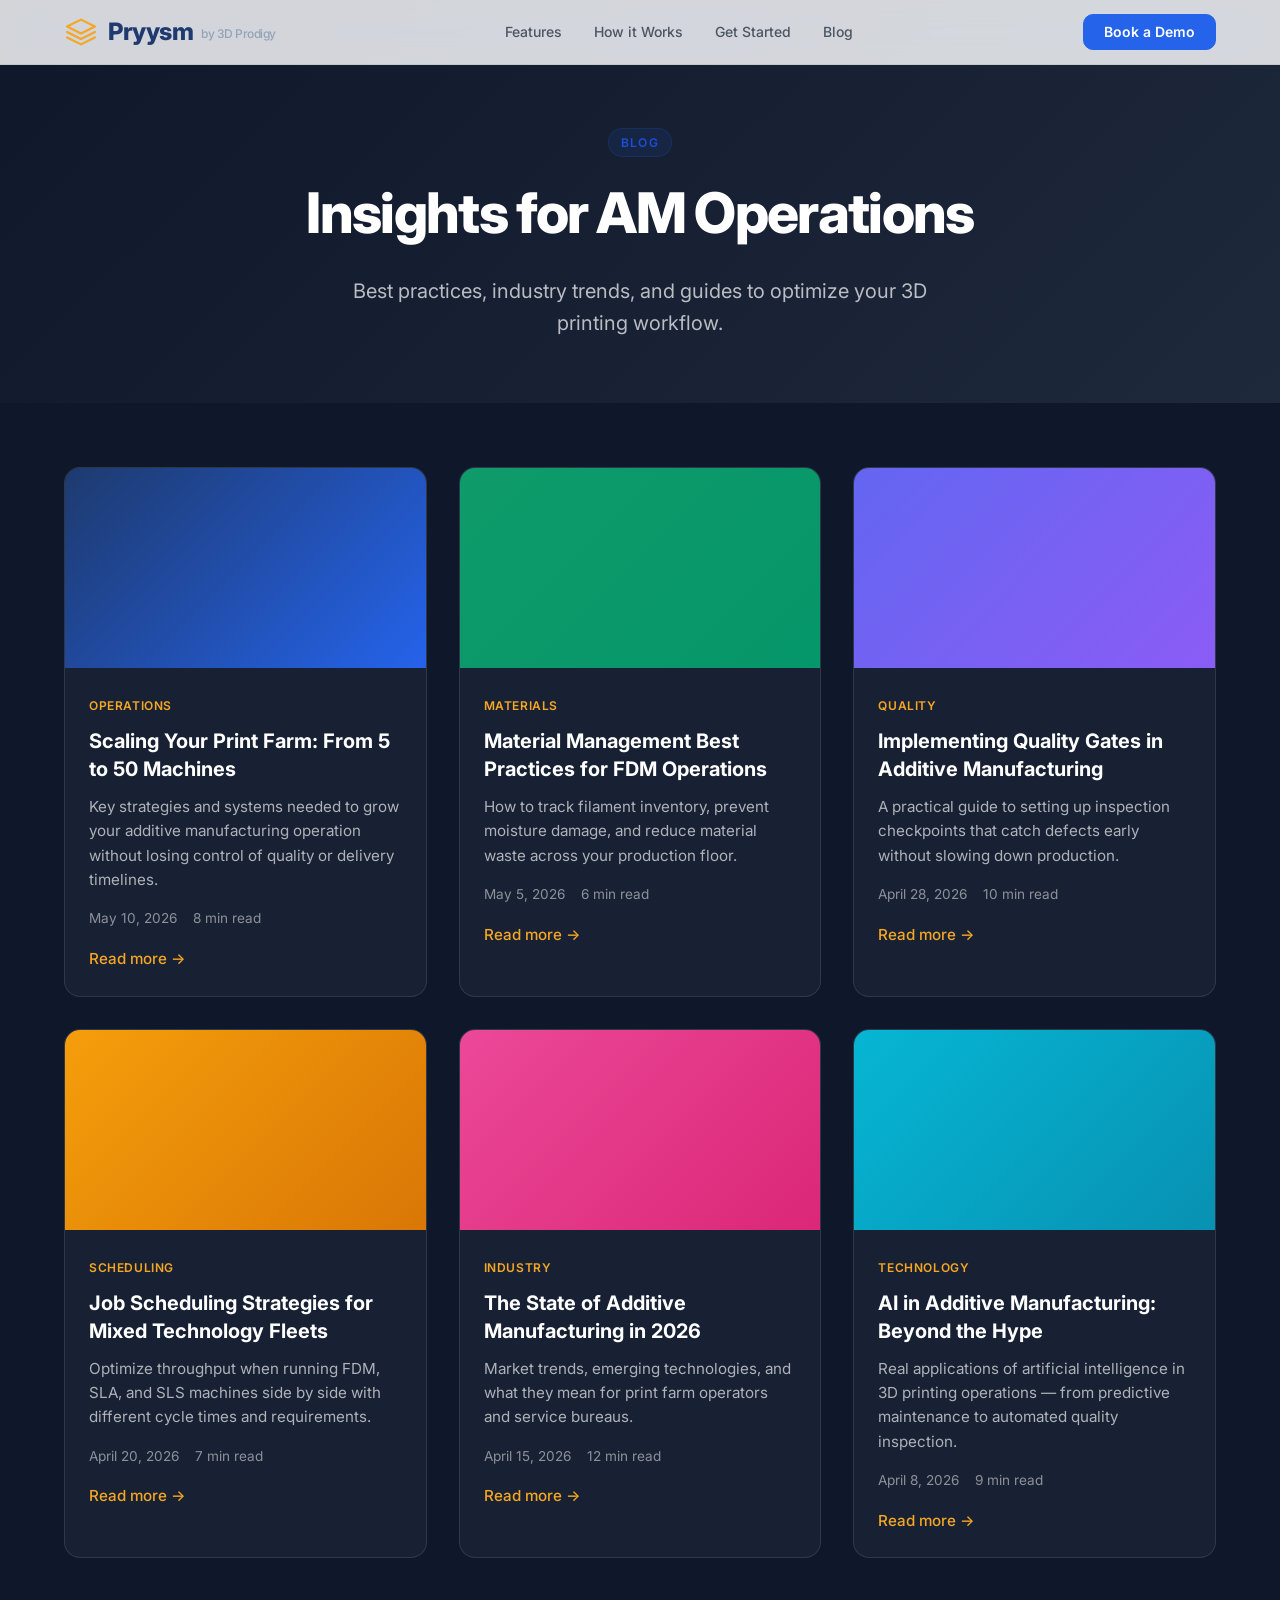
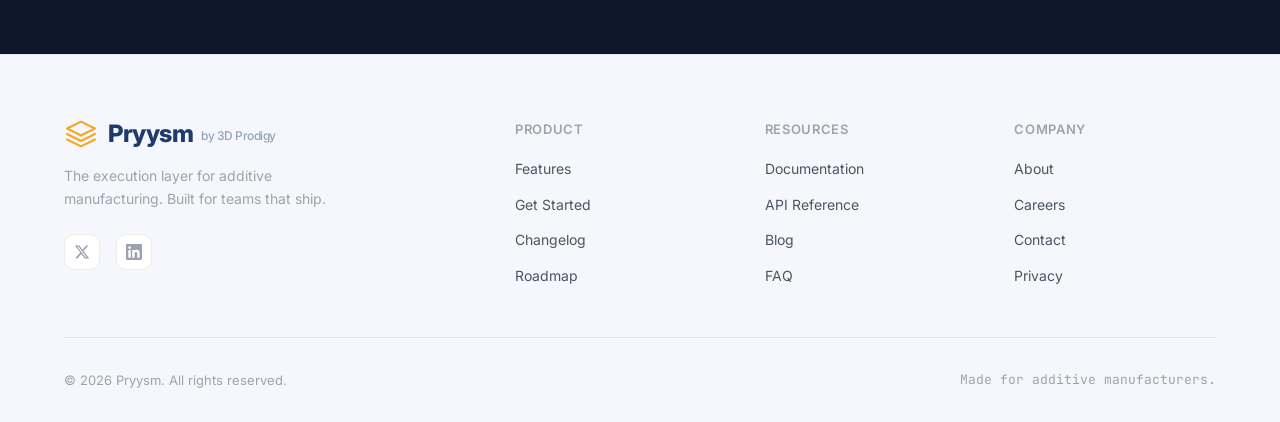
<file: blog.html>
<!DOCTYPE html>
<html lang="en">
<head>
    <meta charset="UTF-8">
    <meta name="viewport" content="width=device-width, initial-scale=1.0">
    <meta http-equiv="X-UA-Compatible" content="IE=edge">
    <meta name="theme-color" content="#1e3a6e">
    
    <title>Blog — Pryysm MES</title>
    <meta name="description" content="Latest insights on additive manufacturing, 3D printing operations, and production best practices.">
    
    <link rel="preconnect" href="https://fonts.googleapis.com">
    <link rel="preconnect" href="https://fonts.gstatic.com" crossorigin>
    <link href="https://fonts.googleapis.com/css2?family=Inter:wght@300;400;500;600;700;800;900&family=JetBrains+Mono:wght@400;500;600&display=swap" rel="stylesheet">
    
    <link rel="stylesheet" href="css/styles.css">
    <link rel="stylesheet" href="css/blog.css">
</head>
<body>
    <nav class="nav" role="navigation" aria-label="Main navigation">
        <div class="nav-container">
            <a href="index.html" class="logo" aria-label="Pryysm Home">
                <svg class="logo-icon" viewBox="0 0 44 38" fill="none" xmlns="http://www.w3.org/2000/svg" aria-hidden="true">
                    <path d="M22 3L40 12L22 21L4 12L22 3Z" stroke="#F5A623" stroke-width="2.8" stroke-linejoin="round"/>
                    <path d="M4 19L22 28L40 19" stroke="#F5A623" stroke-width="2.8" stroke-linecap="round" stroke-linejoin="round"/>
                    <path d="M4 26L22 35L40 26" stroke="#F5A623" stroke-width="2.8" stroke-linecap="round" stroke-linejoin="round"/>
                </svg>
                <span class="logo-name">Pryysm</span>
                <span class="logo-by">by 3D Prodigy</span>
            </a>
            
            <div class="nav-menu">
                <a href="index.html#features" class="nav-link">Features</a>
                <a href="index.html#how-it-works" class="nav-link">How it Works</a>
                <a href="index.html#pricing" class="nav-link">Get Started</a>
                <a href="blog.html" class="nav-link active">Blog</a>
            </div>
            
            <div class="nav-actions">
                <a href="https://calendly.com/bhavin-lad-3d-prodigy/pryysm-demo" target="_blank" rel="noopener noreferrer" class="btn btn-primary glow">Book a Demo</a>
            </div>
        </div>
    </nav>

    <section class="blog-hero">
        <div class="section-container">
            <span class="section-tag">Blog</span>
            <h1 class="blog-hero-title">Insights for AM Operations</h1>
            <p class="blog-hero-desc">Best practices, industry trends, and guides to optimize your 3D printing workflow.</p>
        </div>
    </section>

    <section class="blog-section">
        <div class="section-container">
            <div class="blog-grid">
                <article class="blog-card">
                    <div class="blog-card-image">
                        <div class="blog-card-placeholder" style="background: linear-gradient(135deg, #1e3a6e 0%, #2563eb 100%);"></div>
                    </div>
                    <div class="blog-card-content">
                        <span class="blog-card-category">Operations</span>
                        <h3 class="blog-card-title">Scaling Your Print Farm: From 5 to 50 Machines</h3>
                        <p class="blog-card-excerpt">Key strategies and systems needed to grow your additive manufacturing operation without losing control of quality or delivery timelines.</p>
                        <div class="blog-card-meta">
                            <span class="blog-card-date">May 10, 2026</span>
                            <span class="blog-card-read">8 min read</span>
                        </div>
                        <a href="blog-post-1.html" class="blog-card-link">Read more →</a>
                    </div>
                </article>

                <article class="blog-card">
                    <div class="blog-card-image">
                        <div class="blog-card-placeholder" style="background: linear-gradient(135deg, #0f9b6a 0%, #059669 100%);"></div>
                    </div>
                    <div class="blog-card-content">
                        <span class="blog-card-category">Materials</span>
                        <h3 class="blog-card-title">Material Management Best Practices for FDM Operations</h3>
                        <p class="blog-card-excerpt">How to track filament inventory, prevent moisture damage, and reduce material waste across your production floor.</p>
                        <div class="blog-card-meta">
                            <span class="blog-card-date">May 5, 2026</span>
                            <span class="blog-card-read">6 min read</span>
                        </div>
                        <a href="blog-post-2.html" class="blog-card-link">Read more →</a>
                    </div>
                </article>

                <article class="blog-card">
                    <div class="blog-card-image">
                        <div class="blog-card-placeholder" style="background: linear-gradient(135deg, #6366f1 0%, #8b5cf6 100%);"></div>
                    </div>
                    <div class="blog-card-content">
                        <span class="blog-card-category">Quality</span>
                        <h3 class="blog-card-title">Implementing Quality Gates in Additive Manufacturing</h3>
                        <p class="blog-card-excerpt">A practical guide to setting up inspection checkpoints that catch defects early without slowing down production.</p>
                        <div class="blog-card-meta">
                            <span class="blog-card-date">April 28, 2026</span>
                            <span class="blog-card-read">10 min read</span>
                        </div>
                        <a href="blog-post-3.html" class="blog-card-link">Read more →</a>
                    </div>
                </article>

                <article class="blog-card">
                    <div class="blog-card-image">
                        <div class="blog-card-placeholder" style="background: linear-gradient(135deg, #f59e0b 0%, #d97706 100%);"></div>
                    </div>
                    <div class="blog-card-content">
                        <span class="blog-card-category">Scheduling</span>
                        <h3 class="blog-card-title">Job Scheduling Strategies for Mixed Technology Fleets</h3>
                        <p class="blog-card-excerpt">Optimize throughput when running FDM, SLA, and SLS machines side by side with different cycle times and requirements.</p>
                        <div class="blog-card-meta">
                            <span class="blog-card-date">April 20, 2026</span>
                            <span class="blog-card-read">7 min read</span>
                        </div>
                        <a href="blog-post-4.html" class="blog-card-link">Read more →</a>
                    </div>
                </article>

                <article class="blog-card">
                    <div class="blog-card-image">
                        <div class="blog-card-placeholder" style="background: linear-gradient(135deg, #ec4899 0%, #db2777 100%);"></div>
                    </div>
                    <div class="blog-card-content">
                        <span class="blog-card-category">Industry</span>
                        <h3 class="blog-card-title">The State of Additive Manufacturing in 2026</h3>
                        <p class="blog-card-excerpt">Market trends, emerging technologies, and what they mean for print farm operators and service bureaus.</p>
                        <div class="blog-card-meta">
                            <span class="blog-card-date">April 15, 2026</span>
                            <span class="blog-card-read">12 min read</span>
                        </div>
                        <a href="blog-post-5.html" class="blog-card-link">Read more →</a>
                    </div>
                </article>

                <article class="blog-card">
                    <div class="blog-card-image">
                        <div class="blog-card-placeholder" style="background: linear-gradient(135deg, #06b6d4 0%, #0891b2 100%);"></div>
                    </div>
                    <div class="blog-card-content">
                        <span class="blog-card-category">Technology</span>
                        <h3 class="blog-card-title">AI in Additive Manufacturing: Beyond the Hype</h3>
                        <p class="blog-card-excerpt">Real applications of artificial intelligence in 3D printing operations — from predictive maintenance to automated quality inspection.</p>
                        <div class="blog-card-meta">
                            <span class="blog-card-date">April 8, 2026</span>
                            <span class="blog-card-read">9 min read</span>
                        </div>
                        <a href="blog-post-6.html" class="blog-card-link">Read more →</a>
                    </div>
                </article>
            </div>
        </div>
    </section>

    <footer class="footer" role="contentinfo">
        <div class="footer-container">
            <div class="footer-grid">
                <div class="footer-brand">
                    <a href="index.html" class="logo" aria-label="Pryysm Home">
                        <svg class="logo-icon" viewBox="0 0 44 38" fill="none" xmlns="http://www.w3.org/2000/svg" aria-hidden="true">
                            <path d="M22 3L40 12L22 21L4 12L22 3Z" stroke="#F5A623" stroke-width="2.8" stroke-linejoin="round"/>
                            <path d="M4 19L22 28L40 19" stroke="#F5A623" stroke-width="2.8" stroke-linecap="round" stroke-linejoin="round"/>
                            <path d="M4 26L22 35L40 26" stroke="#F5A623" stroke-width="2.8" stroke-linecap="round" stroke-linejoin="round"/>
                        </svg>
                        <span class="logo-name">Pryysm</span>
                        <span class="logo-by">by 3D Prodigy</span>
                    </a>
                    <p class="footer-tagline">The execution layer for additive manufacturing. Built for teams that ship.</p>
                    <div class="footer-social">
                        <a href="#" aria-label="Twitter"><svg viewBox="0 0 24 24" fill="currentColor"><path d="M18.244 2.25h3.308l-7.227 8.26 8.502 11.24H16.17l-5.214-6.817L4.99 21.75H1.68l7.73-8.835L1.254 2.25H8.08l4.713 6.231zm-1.161 17.52h1.833L7.084 4.126H5.117z"/></svg></a>
                        <a href="#" aria-label="LinkedIn"><svg viewBox="0 0 24 24" fill="currentColor"><path d="M20.447 20.452h-3.554v-5.569c0-1.328-.027-3.037-1.852-3.037-1.853 0-2.136 1.445-2.136 2.939v5.667H9.351V9h3.414v1.561h.046c.477-.9 1.637-1.85 3.37-1.85 3.601 0 4.267 2.37 4.267 5.455v6.286zM5.337 7.433a2.062 2.062 0 01-2.063-2.065 2.064 2.064 0 112.063 2.065zm1.782 13.019H3.555V9h3.564v11.452zM22.225 0H1.771C.792 0 0 .774 0 1.729v20.542C0 23.227.792 24 1.771 24h20.451C23.2 24 24 23.227 24 22.271V1.729C24 .774 23.2 0 22.222 0h.003z"/></svg></a>
                    </div>
                </div>
                
                <div class="footer-links">
                    <h4>Product</h4>
                    <ul>
                        <li><a href="index.html#features">Features</a></li>
                        <li><a href="index.html#pricing">Get Started</a></li>
                        <li><a href="#">Changelog</a></li>
                        <li><a href="#">Roadmap</a></li>
                    </ul>
                </div>
                
                <div class="footer-links">
                    <h4>Resources</h4>
                    <ul>
                        <li><a href="#">Documentation</a></li>
                        <li><a href="#">API Reference</a></li>
                        <li><a href="blog.html">Blog</a></li>
                        <li><a href="index.html#faq">FAQ</a></li>
                    </ul>
                </div>
                
                <div class="footer-links">
                    <h4>Company</h4>
                    <ul>
                        <li><a href="#">About</a></li>
                        <li><a href="#">Careers</a></li>
                        <li><a href="#">Contact</a></li>
                        <li><a href="#">Privacy</a></li>
                    </ul>
                </div>
            </div>
            
            <div class="footer-bottom">
                <p>© 2026 Pryysm. All rights reserved.</p>
                <p class="footer-made">Made for additive manufacturers.</p>
            </div>
        </div>
    </footer>
</body>
</html>
</file>
<file: css/styles.css>
:root {
    /* Light Palette — Premium 2026 */
    --bg-primary: #ffffff;
    --bg-secondary: #f5f7fc;
    --bg-tertiary: #eef1f8;
    --bg-card: #ffffff;
    --bg-card-hover: #f8faff;
    --bg-elevated: #e8ecf5;
    
    /* Borders */
    --border-subtle: rgba(0,0,0,0.07);
    --border-default: rgba(0,0,0,0.11);
    --border-hover: rgba(37,99,235,0.25);
    
    /* Text */
    --text-primary: #0d1117;
    --text-secondary: #4b5563;
    --text-muted: #9ca3af;
    --text-inverse: #ffffff;
    
    /* Accent — Pryysm Blue + Gold */
    --accent: #2563EB;
    --accent-light: #1d4ed8;
    --accent-glow: rgba(37, 99, 235, 0.25);
    --gold: #b8860b;
    --gold-dim: #92690a;
    --gold-glow: rgba(184, 134, 11, 0.2);
    
    /* Semantic */
    --green: #059669;
    --red: #DC2626;
    --purple: #6366F1;
    
    /* Gradients */
    --gradient-hero: linear-gradient(135deg, #2563EB 0%, #7c3aed 50%, #d946ef 100%);
    --gradient-orb-1: radial-gradient(circle, rgba(37,99,235,0.09) 0%, transparent 70%);
    --gradient-orb-2: radial-gradient(circle, rgba(124,58,237,0.07) 0%, transparent 70%);
    --gradient-orb-3: radial-gradient(circle, rgba(208,166,13,0.06) 0%, transparent 70%);
    
    /* Typography */
    --font-sans: 'Inter', -apple-system, BlinkMacSystemFont, 'Segoe UI', sans-serif;
    --font-mono: 'JetBrains Mono', 'IBM Plex Mono', 'Fira Code', monospace;
    
    /* Spacing */
    --section-py: 7rem;
    --container-max: 1200px;
    --container-px: 1.5rem;
    
    /* Radii */
    --radius-sm: 6px;
    --radius-md: 10px;
    --radius-lg: 16px;
    --radius-xl: 24px;
    
    /* Shadows */
    --shadow-glow: 0 0 40px rgba(37, 99, 235, 0.12);
    --shadow-card: 0 1px 4px rgba(0,0,0,0.07), 0 0 0 1px var(--border-subtle);
    --shadow-elevated: 0 8px 32px rgba(0,0,0,0.1), 0 0 0 1px var(--border-subtle);
    
    /* Transitions */
    --transition-fast: 150ms ease;
    --transition-base: 250ms ease;
    --transition-slow: 400ms ease;
}

/* Reset & Base */
*, *::before, *::after {
    box-sizing: border-box;
    margin: 0;
    padding: 0;
}

html {
    scroll-behavior: smooth;
    -webkit-font-smoothing: antialiased;
    -moz-osx-font-smoothing: grayscale;
}

body {
    font-family: var(--font-sans);
    background-color: var(--bg-primary);
    color: var(--text-primary);
    line-height: 1.6;
    overflow-x: hidden;
    min-height: 100vh;
}

img, picture, video, canvas, svg {
    display: block;
    max-width: 100%;
}

input, button, textarea, select {
    font: inherit;
}

a {
    color: inherit;
    text-decoration: none;
}

ul, ol {
    list-style: none;
}

/* Selection */
::selection {
    background: rgba(37, 99, 235, 0.3);
    color: var(--text-primary);
}

/* Scrollbar */
::-webkit-scrollbar {
    width: 8px;
}
::-webkit-scrollbar-track {
    background: var(--bg-secondary);
}
::-webkit-scrollbar-thumb {
    background: var(--border-default);
    border-radius: 4px;
}
::-webkit-scrollbar-thumb:hover {
    background: var(--text-muted);
}

/* Ambient Orbs */
.ambient-orb {
    position: fixed;
    border-radius: 50%;
    pointer-events: none;
    z-index: 0;
    filter: blur(80px);
    will-change: transform;
}

.orb-1 {
    width: 600px;
    height: 600px;
    top: -200px;
    right: -150px;
    background: var(--gradient-orb-1);
    animation: orbFloat 20s ease-in-out infinite;
}

.orb-2 {
    width: 500px;
    height: 500px;
    top: 40%;
    left: -200px;
    background: var(--gradient-orb-2);
    animation: orbFloat 25s ease-in-out infinite reverse;
}

.orb-3 {
    width: 400px;
    height: 400px;
    bottom: 10%;
    right: -100px;
    background: var(--gradient-orb-3);
    animation: orbFloat 18s ease-in-out infinite;
}

@keyframes orbFloat {
    0%, 100% { transform: translate(0, 0) scale(1); }
    33% { transform: translate(30px, -30px) scale(1.05); }
    66% { transform: translate(-20px, 20px) scale(0.95); }
}

/* Navigation */
.nav {
    position: fixed;
    top: 0;
    left: 0;
    right: 0;
    z-index: 1000;
    backdrop-filter: blur(20px) saturate(1.8);
    -webkit-backdrop-filter: blur(20px) saturate(1.8);
    background: rgba(255, 255, 255, 0.82);
    border-bottom: 1px solid var(--border-subtle);
    transition: background var(--transition-base), border-color var(--transition-base);
}

.nav.scrolled {
    background: rgba(255, 255, 255, 0.96);
    border-color: var(--border-default);
    box-shadow: 0 1px 12px rgba(0,0,0,0.06);
}

.nav-container {
    max-width: var(--container-max);
    margin: 0 auto;
    padding: 0 var(--container-px);
    display: flex;
    align-items: center;
    justify-content: space-between;
    height: 64px;
}

.logo {
    font-family: var(--font-sans);
    font-size: 1.5rem;
    font-weight: 700;
    letter-spacing: -0.02em;
    display: flex;
    align-items: center;
    flex-shrink: 0;
}

.logo-icon {
    width: 34px;
    height: 30px;
    flex-shrink: 0;
    margin-right: 0.625rem;
}

.logo-name {
    font-size: 1.5rem;
    font-weight: 800;
    color: #1e3a6e;
    letter-spacing: -0.02em;
    line-height: 1;
}

.logo-by {
    font-size: 0.75rem;
    font-weight: 500;
    color: #94a3b8;
    line-height: 1;
    white-space: nowrap;
    margin-left: 0.5rem;
    margin-top: 0.2rem; /* Visually align with Pryysm baseline */
}

.nav-menu {
    display: flex;
    align-items: center;
    gap: 2rem;
}

.nav-link {
    font-size: 0.875rem;
    font-weight: 500;
    color: var(--text-secondary);
    transition: color var(--transition-fast);
    position: relative;
}

.nav-link::after {
    content: '';
    position: absolute;
    bottom: -4px;
    left: 0;
    width: 0;
    height: 2px;
    background: var(--accent);
    transition: width var(--transition-base);
    border-radius: 1px;
}

.nav-link:hover {
    color: var(--text-primary);
}

.nav-link:hover::after {
    width: 100%;
}

.nav-actions {
    display: flex;
    align-items: center;
    gap: 0.75rem;
}

.mobile-toggle {
    display: none;
    background: none;
    border: none;
    cursor: pointer;
    padding: 0.5rem;
    color: var(--text-primary);
}

.hamburger {
    display: block;
    width: 20px;
    height: 2px;
    background: currentColor;
    position: relative;
    transition: background var(--transition-fast);
}

.hamburger::before,
.hamburger::after {
    content: '';
    position: absolute;
    left: 0;
    width: 100%;
    height: 2px;
    background: currentColor;
    transition: transform var(--transition-base), top var(--transition-base);
}

.hamburger::before {
    top: -6px;
}

.hamburger::after {
    top: 6px;
}

.mobile-toggle[aria-expanded="true"] .hamburger {
    background: transparent;
}

.mobile-toggle[aria-expanded="true"] .hamburger::before {
    top: 0;
    transform: rotate(45deg);
}

.mobile-toggle[aria-expanded="true"] .hamburger::after {
    top: 0;
    transform: rotate(-45deg);
}

/* Buttons */
.btn {
    display: inline-flex;
    align-items: center;
    justify-content: center;
    gap: 0.5rem;
    font-family: var(--font-sans);
    font-size: 0.875rem;
    font-weight: 600;
    padding: 0.625rem 1.25rem;
    border-radius: var(--radius-md);
    border: 1px solid transparent;
    cursor: pointer;
    transition: all var(--transition-fast);
    white-space: nowrap;
    line-height: 1;
}

.btn-primary {
    background: var(--accent);
    color: white;
    border-color: var(--accent);
}

.btn-primary:hover {
    background: var(--accent-light);
    border-color: var(--accent-light);
    transform: translateY(-1px);
}

.btn-primary.glow:hover {
    box-shadow: 0 0 30px var(--accent-glow), 0 0 60px rgba(37, 99, 235, 0.1);
}

.btn-ghost {
    background: transparent;
    color: var(--text-secondary);
    border-color: var(--border-default);
}

.btn-ghost:hover {
    background: var(--bg-tertiary);
    color: var(--text-primary);
    border-color: var(--border-hover);
}

.btn-outline {
    background: transparent;
    color: var(--text-primary);
    border-color: var(--border-default);
}

.btn-outline:hover {
    background: var(--bg-tertiary);
    border-color: var(--border-hover);
}

.btn-lg {
    padding: 0.875rem 1.75rem;
    font-size: 1rem;
    border-radius: var(--radius-md);
}

.btn-xl {
    padding: 1rem 2rem;
    font-size: 1rem;
    border-radius: var(--radius-lg);
}

.btn-full {
    width: 100%;
}

.icon {
    width: 18px;
    height: 18px;
    flex-shrink: 0;
}

/* Hero */
.hero {
    position: relative;
    z-index: 1;
    padding-top: 140px;
    padding-bottom: 4rem;
    overflow: hidden;
}

.hero-container {
    max-width: var(--container-max);
    margin: 0 auto;
    padding: 0 var(--container-px);
    text-align: center;
}

.hero-badge {
    display: inline-flex;
    align-items: center;
    gap: 0.5rem;
    font-size: 0.8125rem;
    font-weight: 500;
    color: var(--text-secondary);
    background: var(--bg-card);
    border: 1px solid var(--border-subtle);
    padding: 0.375rem 0.875rem;
    border-radius: 100px;
    margin-bottom: 1.75rem;
}

.badge-dot {
    width: 6px;
    height: 6px;
    background: var(--green);
    border-radius: 50%;
    animation: pulse 2s ease-in-out infinite;
}

@keyframes pulse {
    0%, 100% { opacity: 1; }
    50% { opacity: 0.4; }
}

.hero-title {
    font-size: clamp(2.5rem, 6vw, 4.5rem);
    font-weight: 800;
    line-height: 1.1;
    letter-spacing: -0.03em;
    margin-bottom: 1.25rem;
    max-width: 900px;
    margin-left: auto;
    margin-right: auto;
}

.gradient-text {
    background: var(--gradient-hero);
    -webkit-background-clip: text;
    -webkit-text-fill-color: transparent;
    background-clip: text;
}

.hero-subtitle {
    font-size: clamp(1rem, 2vw, 1.25rem);
    color: var(--text-secondary);
    max-width: 680px;
    margin: 0 auto 2rem;
    line-height: 1.6;
}

.hero-ctas {
    display: flex;
    align-items: center;
    justify-content: center;
    gap: 1rem;
    margin-bottom: 3rem;
    flex-wrap: wrap;
}

.hero-stats {
    display: flex;
    align-items: center;
    justify-content: center;
    gap: 2rem;
    flex-wrap: wrap;
}

.stat {
    display: flex;
    flex-direction: column;
    align-items: center;
    gap: 0.25rem;
}

.stat-value {
    font-size: 1.5rem;
    font-weight: 700;
    color: var(--text-primary);
    font-family: var(--font-mono);
}

.stat-small {
    font-size: 0.875rem;
    color: var(--text-muted);
    font-weight: 500;
}

.stat-label {
    font-size: 0.75rem;
    color: var(--text-muted);
    text-transform: uppercase;
    letter-spacing: 0.05em;
}

.stat-divider {
    width: 1px;
    height: 32px;
    background: var(--border-default);
}

/* Hero Visual — Dashboard Mockup */
.hero-visual {
    max-width: 960px;
    margin: 3rem auto 0;
    padding: 0 var(--container-px);
}

.dashboard-mockup {
    background: var(--bg-secondary);
    border: 1px solid var(--border-default);
    border-radius: var(--radius-xl);
    overflow: hidden;
    box-shadow: var(--shadow-elevated), 0 0 80px rgba(37, 99, 235, 0.08);
    animation: mockupFloat 6s ease-in-out infinite;
}

@keyframes mockupFloat {
    0%, 100% { transform: translateY(0); }
    50% { transform: translateY(-8px); }
}

.mockup-header {
    display: flex;
    align-items: center;
    gap: 0.75rem;
    padding: 0.75rem 1rem;
    background: var(--bg-tertiary);
    border-bottom: 1px solid var(--border-subtle);
}

.mockup-dots {
    display: flex;
    gap: 6px;
}

.mockup-dots .dot {
    width: 10px;
    height: 10px;
    border-radius: 50%;
}

.mockup-dots .red { background: #ff5f57; }
.mockup-dots .yellow { background: #febc2e; }
.mockup-dots .green { background: #28c840; }

.mockup-title {
    font-size: 0.75rem;
    color: var(--text-muted);
    font-family: var(--font-mono);
}

.mockup-body {
    display: grid;
    grid-template-columns: 140px 1fr;
    min-height: 280px;
}

.mockup-sidebar {
    background: var(--bg-tertiary);
    border-right: 1px solid var(--border-subtle);
    padding: 1rem 0.75rem;
    display: flex;
    flex-direction: column;
    gap: 0.25rem;
}

.mockup-nav-item {
    font-size: 0.6875rem;
    color: var(--text-muted);
    padding: 0.375rem 0.5rem;
    border-radius: var(--radius-sm);
    transition: all var(--transition-fast);
}

.mockup-nav-item.active {
    background: rgba(37, 99, 235, 0.15);
    color: var(--accent-light);
}

.mockup-content {
    padding: 1rem;
    display: flex;
    flex-direction: column;
    gap: 1rem;
}

.mockup-kpi-row {
    display: grid;
    grid-template-columns: repeat(4, 1fr);
    gap: 0.75rem;
}

.mockup-kpi {
    background: var(--bg-card);
    border: 1px solid var(--border-subtle);
    border-radius: var(--radius-md);
    padding: 0.75rem;
    text-align: center;
}

.mockup-kpi-label {
    font-size: 0.625rem;
    color: var(--text-muted);
    text-transform: uppercase;
    letter-spacing: 0.05em;
    margin-bottom: 0.25rem;
}

.mockup-kpi-value {
    font-size: 1.25rem;
    font-weight: 700;
    color: var(--text-primary);
    font-family: var(--font-mono);
}

.mockup-chart-area {
    display: flex;
    align-items: flex-end;
    gap: 6px;
    height: 80px;
    padding: 0.5rem;
    background: var(--bg-card);
    border: 1px solid var(--border-subtle);
    border-radius: var(--radius-md);
}

.mockup-chart-bar {
    flex: 1;
    background: linear-gradient(to top, var(--accent), rgba(37,99,235,0.3));
    border-radius: 2px 2px 0 0;
    min-height: 8px;
    animation: barGrow 2s ease-out infinite alternate;
}

.mockup-chart-bar:nth-child(2) { animation-delay: 0.2s; }
.mockup-chart-bar:nth-child(3) { animation-delay: 0.4s; }
.mockup-chart-bar:nth-child(4) { animation-delay: 0.6s; }
.mockup-chart-bar:nth-child(5) { animation-delay: 0.8s; }
.mockup-chart-bar:nth-child(6) { animation-delay: 1s; }
.mockup-chart-bar:nth-child(7) { animation-delay: 1.2s; }

@keyframes barGrow {
    from { opacity: 0.5; transform: scaleY(0.8); }
    to { opacity: 1; transform: scaleY(1); }
}

.mockup-fleet-row {
    display: grid;
    grid-template-columns: repeat(4, 1fr);
    gap: 0.5rem;
}

.mockup-printer {
    font-size: 0.625rem;
    padding: 0.5rem;
    border-radius: var(--radius-sm);
    text-align: center;
    font-family: var(--font-mono);
    font-weight: 500;
}

.mockup-printer.running {
    background: rgba(15, 155, 106, 0.15);
    color: var(--green);
    border: 1px solid rgba(15, 155, 106, 0.25);
}

.mockup-printer.idle {
    background: rgba(255,255,255,0.05);
    color: var(--text-muted);
    border: 1px solid var(--border-subtle);
}

.mockup-printer.maintenance {
    background: rgba(220, 38, 38, 0.1);
    color: var(--red);
    border: 1px solid rgba(220, 38, 38, 0.2);
}

.mockup-printer span {
    display: block;
    font-size: 0.5625rem;
    margin-top: 2px;
    opacity: 0.8;
}

/* Trust Section */
.trust {
    position: relative;
    z-index: 1;
    padding: 3rem 0;
    border-top: 1px solid var(--border-subtle);
    border-bottom: 1px solid var(--border-subtle);
}

.trust-container {
    max-width: var(--container-max);
    margin: 0 auto;
    padding: 0 var(--container-px);
    text-align: center;
}

.trust-label {
    font-size: 0.75rem;
    color: var(--text-muted);
    text-transform: uppercase;
    letter-spacing: 0.1em;
    margin-bottom: 1.5rem;
}

.trust-logos {
    display: flex;
    align-items: center;
    justify-content: center;
    gap: 3rem;
    flex-wrap: wrap;
}

.trust-logo {
    font-family: var(--font-mono);
    font-size: 0.875rem;
    font-weight: 600;
    color: var(--text-muted);
    opacity: 0.6;
    transition: opacity var(--transition-fast);
    letter-spacing: 0.05em;
}

.trust-logo:hover {
    opacity: 1;
}

/* Sections */
.section {
    position: relative;
    z-index: 1;
    padding: var(--section-py) 0;
}

.section-container {
    max-width: var(--container-max);
    margin: 0 auto;
    padding: 0 var(--container-px);
}

.section-header {
    text-align: center;
    max-width: 640px;
    margin: 0 auto 4rem;
}

.section-tag {
    display: inline-block;
    font-size: 0.75rem;
    font-weight: 600;
    color: var(--accent-light);
    text-transform: uppercase;
    letter-spacing: 0.1em;
    margin-bottom: 0.75rem;
    padding: 0.25rem 0.75rem;
    background: rgba(37, 99, 235, 0.1);
    border: 1px solid rgba(37, 99, 235, 0.15);
    border-radius: 100px;
}

.tag-gold {
    color: var(--gold);
    background: rgba(208, 166, 13, 0.1);
    border-color: rgba(208, 166, 13, 0.15);
}

.section-title {
    font-size: clamp(1.75rem, 4vw, 2.75rem);
    font-weight: 700;
    line-height: 1.2;
    letter-spacing: -0.02em;
    margin-bottom: 1rem;
}

.section-desc {
    font-size: 1.0625rem;
    color: var(--text-secondary);
    line-height: 1.6;
}

/* Problem / Solution */
.problem-solution {
    background: var(--bg-secondary);
    border-top: 1px solid var(--border-subtle);
    border-bottom: 1px solid var(--border-subtle);
}

.problem-grid {
    display: grid;
    grid-template-columns: 1fr 1fr;
    gap: 4rem;
    align-items: start;
}

.problem-text .section-title,
.solution-text .section-title {
    text-align: left;
    font-size: clamp(1.5rem, 3vw, 2rem);
}

.problem-text .section-desc,
.solution-text .section-desc {
    text-align: left;
    margin-bottom: 1.5rem;
}

.problem-list,
.solution-list {
    display: flex;
    flex-direction: column;
    gap: 0.875rem;
}

.problem-list li,
.solution-list li {
    display: flex;
    align-items: center;
    gap: 0.75rem;
    font-size: 0.9375rem;
    color: var(--text-secondary);
}

.problem-x {
    display: inline-flex;
    align-items: center;
    justify-content: center;
    width: 22px;
    height: 22px;
    background: rgba(220, 38, 38, 0.15);
    color: var(--red);
    border-radius: 50%;
    font-size: 0.75rem;
    font-weight: 700;
    flex-shrink: 0;
}

.solution-check {
    display: inline-flex;
    align-items: center;
    justify-content: center;
    width: 22px;
    height: 22px;
    background: rgba(15, 155, 106, 0.15);
    color: var(--green);
    border-radius: 50%;
    font-size: 0.75rem;
    font-weight: 700;
    flex-shrink: 0;
}

/* Features Bento Grid */
.bento-grid {
    display: grid;
    grid-template-columns: repeat(3, 1fr);
    gap: 1.25rem;
}

.bento-card {
    background: var(--bg-card);
    border: 1px solid var(--border-subtle);
    border-radius: var(--radius-lg);
    padding: 1.75rem;
    transition: all var(--transition-base);
    position: relative;
    overflow: hidden;
}

.bento-card::before {
    content: '';
    position: absolute;
    inset: 0;
    border-radius: inherit;
    padding: 1px;
    background: linear-gradient(135deg, rgba(37,99,235,0.12), transparent 50%);
    -webkit-mask: linear-gradient(#fff 0 0) content-box, linear-gradient(#fff 0 0);
    mask: linear-gradient(#fff 0 0) content-box, linear-gradient(#fff 0 0);
    -webkit-mask-composite: xor;
    mask-composite: exclude;
    pointer-events: none;
    opacity: 0;
    transition: opacity var(--transition-base);
}

.bento-card:hover {
    background: var(--bg-card-hover);
    border-color: var(--border-hover);
    transform: translateY(-2px);
    box-shadow: var(--shadow-elevated);
}

.bento-card:hover::before {
    opacity: 1;
}

.bento-large {
    grid-row: span 2;
    display: flex;
    flex-direction: column;
}

.bento-wide {
    grid-column: span 2;
}

.bento-icon {
    width: 40px;
    height: 40px;
    display: flex;
    align-items: center;
    justify-content: center;
    background: rgba(37, 99, 235, 0.1);
    border: 1px solid rgba(37, 99, 235, 0.15);
    border-radius: var(--radius-md);
    margin-bottom: 1rem;
    color: var(--accent-light);
}

.bento-icon svg {
    width: 20px;
    height: 20px;
}

.bento-title {
    font-size: 1.0625rem;
    font-weight: 600;
    margin-bottom: 0.5rem;
}

.bento-desc {
    font-size: 0.875rem;
    color: var(--text-secondary);
    line-height: 1.55;
    margin-bottom: auto;
}

.bento-visual {
    margin-top: 1.25rem;
    padding-top: 1.25rem;
    border-top: 1px solid var(--border-subtle);
}

.mini-kpi {
    display: flex;
    gap: 1rem;
}

.mini-kpi-item {
    display: flex;
    flex-direction: column;
}

.mini-val {
    font-family: var(--font-mono);
    font-size: 1.25rem;
    font-weight: 700;
    color: var(--text-primary);
}

.mini-label {
    font-size: 0.6875rem;
    color: var(--text-muted);
    text-transform: uppercase;
    letter-spacing: 0.05em;
}

.mini-timeline {
    height: 24px;
    background: var(--bg-tertiary);
    border-radius: var(--radius-sm);
    position: relative;
    overflow: hidden;
}

.mini-bar {
    position: absolute;
    top: 4px;
    bottom: 4px;
    border-radius: 3px;
    opacity: 0.85;
}

.mini-chat {
    background: var(--bg-tertiary);
    border-radius: var(--radius-md);
    padding: 0.875rem 1rem;
    border-left: 3px solid var(--accent);
}

.chat-bubble.ai {
    font-size: 0.8125rem;
    color: var(--text-secondary);
    font-style: italic;
    line-height: 1.5;
}

/* How It Works */
.how-it-works {
    background: var(--bg-secondary);
    border-top: 1px solid var(--border-subtle);
    border-bottom: 1px solid var(--border-subtle);
}

.workflow {
    display: flex;
    align-items: flex-start;
    gap: 0.5rem;
    overflow-x: auto;
    padding-bottom: 1rem;
    scrollbar-width: thin;
    scrollbar-color: var(--bg-elevated) transparent;
}

.workflow::-webkit-scrollbar {
    height: 4px;
}

.workflow::-webkit-scrollbar-thumb {
    background: var(--bg-elevated);
    border-radius: 2px;
}

.workflow-step {
    flex: 0 0 160px;
    text-align: center;
    padding: 1.25rem;
    background: var(--bg-card);
    border: 1px solid var(--border-subtle);
    border-radius: var(--radius-lg);
    transition: all var(--transition-base);
}

.workflow-step:hover {
    border-color: var(--border-hover);
    background: var(--bg-card-hover);
}

.workflow-num {
    font-family: var(--font-mono);
    font-size: 0.75rem;
    font-weight: 600;
    color: var(--accent-light);
    background: rgba(37, 99, 235, 0.1);
    width: 32px;
    height: 32px;
    display: flex;
    align-items: center;
    justify-content: center;
    border-radius: 50%;
    margin: 0 auto 0.75rem;
}

.workflow-content h4 {
    font-size: 0.875rem;
    font-weight: 600;
    margin-bottom: 0.375rem;
}

.workflow-content p {
    font-size: 0.75rem;
    color: var(--text-muted);
    line-height: 1.5;
}

.workflow-arrow {
    flex-shrink: 0;
    align-self: center;
    font-size: 1.25rem;
    color: var(--border-default);
    padding-top: 0;
}

/* Stats Section */
.stats-section {
    padding: 5rem 0;
}

.stats-grid {
    display: grid;
    grid-template-columns: repeat(4, 1fr);
    gap: 1.5rem;
}

.stats-card {
    text-align: center;
    padding: 2rem 1rem;
    background: var(--bg-card);
    border: 1px solid var(--border-subtle);
    border-radius: var(--radius-lg);
    transition: all var(--transition-base);
}

.stats-card:hover {
    border-color: var(--border-hover);
    transform: translateY(-2px);
}

.stats-number,
.stats-suffix {
    font-family: var(--font-mono);
    font-size: 2.5rem;
    font-weight: 700;
    background: var(--gradient-hero);
    -webkit-background-clip: text;
    -webkit-text-fill-color: transparent;
    background-clip: text;
    line-height: 1;
}

.stats-suffix {
    font-size: 1.5rem;
}

.stats-label {
    display: block;
    margin-top: 0.75rem;
    font-size: 0.8125rem;
    color: var(--text-muted);
    text-transform: uppercase;
    letter-spacing: 0.05em;
}

/* Testimonials */
.testimonials-grid {
    display: grid;
    grid-template-columns: repeat(3, 1fr);
    gap: 1.5rem;
}

.testimonial-card {
    background: var(--bg-card);
    border: 1px solid var(--border-subtle);
    border-radius: var(--radius-lg);
    padding: 1.75rem;
    transition: all var(--transition-base);
    display: flex;
    flex-direction: column;
}

.testimonial-card:hover {
    border-color: var(--border-hover);
    transform: translateY(-2px);
    box-shadow: var(--shadow-elevated);
}

.testimonial-stars {
    color: var(--gold);
    font-size: 0.875rem;
    letter-spacing: 0.15em;
    margin-bottom: 1rem;
}

.testimonial-text {
    font-size: 0.9375rem;
    color: var(--text-secondary);
    line-height: 1.6;
    flex: 1;
    margin-bottom: 1.5rem;
}

.testimonial-author {
    display: flex;
    align-items: center;
    gap: 0.875rem;
    border-top: 1px solid var(--border-subtle);
    padding-top: 1.25rem;
}

.testimonial-avatar {
    width: 40px;
    height: 40px;
    border-radius: 50%;
    background: linear-gradient(135deg, var(--accent), var(--purple));
    display: flex;
    align-items: center;
    justify-content: center;
    font-size: 0.8125rem;
    font-weight: 600;
    color: white;
    flex-shrink: 0;
}

.testimonial-info {
    display: flex;
    flex-direction: column;
    gap: 0.125rem;
}

.testimonial-name {
    font-size: 0.875rem;
    font-weight: 600;
}

.testimonial-role {
    font-size: 0.75rem;
    color: var(--text-muted);
}

/* Engagement Section */
.engagement {
    background: var(--bg-secondary);
    border-top: 1px solid var(--border-subtle);
    border-bottom: 1px solid var(--border-subtle);
}

/* 4-step process row */
.engagement-steps {
    display: flex;
    align-items: flex-start;
    justify-content: center;
    gap: 0;
    margin-bottom: 4rem;
    flex-wrap: wrap;
}

.engagement-step {
    flex: 0 0 200px;
    text-align: center;
    padding: 2rem 1.5rem;
    background: var(--bg-card);
    border: 1px solid var(--border-subtle);
    border-radius: var(--radius-lg);
    transition: all var(--transition-base);
    position: relative;
}

.engagement-step:hover {
    border-color: var(--border-hover);
    transform: translateY(-3px);
    box-shadow: var(--shadow-elevated);
}

.estep-num {
    font-family: var(--font-mono);
    font-size: 0.6875rem;
    font-weight: 700;
    color: var(--accent);
    background: rgba(37, 99, 235, 0.08);
    border: 1px solid rgba(37, 99, 235, 0.15);
    border-radius: 100px;
    padding: 0.2rem 0.6rem;
    display: inline-block;
    margin-bottom: 1rem;
    letter-spacing: 0.05em;
}

.estep-icon {
    width: 48px;
    height: 48px;
    margin: 0 auto 1rem;
    display: flex;
    align-items: center;
    justify-content: center;
    background: rgba(37, 99, 235, 0.07);
    border-radius: var(--radius-md);
    color: var(--accent);
}

.estep-icon svg {
    width: 22px;
    height: 22px;
}

.estep-title {
    font-size: 0.9375rem;
    font-weight: 700;
    color: var(--text-primary);
    margin-bottom: 0.625rem;
    line-height: 1.3;
}

.estep-desc {
    font-size: 0.8125rem;
    color: var(--text-secondary);
    line-height: 1.55;
}

.engagement-connector {
    flex-shrink: 0;
    align-self: center;
    color: var(--border-default);
    padding: 0 0.25rem;
    margin-top: -2rem;
}

.engagement-connector svg {
    width: 40px;
    height: 16px;
    display: block;
}

/* Bottom CTA card */
.engagement-cta-card {
    background: var(--bg-card);
    border: 1px solid var(--border-default);
    border-radius: var(--radius-xl);
    padding: 3rem;
    display: flex;
    align-items: center;
    gap: 3rem;
    position: relative;
    overflow: hidden;
}

.engagement-cta-card::before {
    content: '';
    position: absolute;
    top: 0; left: 0; right: 0; bottom: 0;
    background: radial-gradient(ellipse at 80% 50%, rgba(37,99,235,0.04), transparent 60%);
    pointer-events: none;
}

.ecta-left {
    flex: 1;
    position: relative;
    z-index: 1;
}

.ecta-badge {
    display: inline-block;
    font-size: 0.6875rem;
    font-weight: 600;
    text-transform: uppercase;
    letter-spacing: 0.08em;
    color: var(--green);
    background: rgba(5, 150, 105, 0.08);
    border: 1px solid rgba(5, 150, 105, 0.2);
    padding: 0.2rem 0.75rem;
    border-radius: 100px;
    margin-bottom: 0.875rem;
}

.ecta-title {
    font-size: 1.5rem;
    font-weight: 700;
    color: var(--text-primary);
    margin-bottom: 0.625rem;
    letter-spacing: -0.02em;
}

.ecta-desc {
    font-size: 0.9375rem;
    color: var(--text-secondary);
    line-height: 1.6;
    margin-bottom: 1.5rem;
    max-width: 460px;
}

.ecta-list {
    display: flex;
    flex-direction: column;
    gap: 0.625rem;
}

.ecta-list li {
    display: flex;
    align-items: center;
    gap: 0.625rem;
    font-size: 0.875rem;
    color: var(--text-secondary);
}

.ecta-list svg {
    width: 16px;
    height: 16px;
    flex-shrink: 0;
    color: var(--green);
}

.ecta-right {
    flex-shrink: 0;
    display: flex;
    flex-direction: column;
    align-items: center;
    gap: 1rem;
    position: relative;
    z-index: 1;
}

.ecta-btn {
    white-space: nowrap;
    padding: 1rem 2.25rem;
    font-size: 1.0625rem;
}

.ecta-note {
    font-size: 0.75rem;
    color: var(--text-muted);
    text-align: center;
}

/* FAQ */
.faq-list {
    max-width: 720px;
    margin: 0 auto;
    display: flex;
    flex-direction: column;
    gap: 0.75rem;
}

.faq-item {
    background: var(--bg-card);
    border: 1px solid var(--border-subtle);
    border-radius: var(--radius-md);
    overflow: hidden;
    transition: border-color var(--transition-base);
}

.faq-item:hover {
    border-color: var(--border-hover);
}

.faq-item[open] {
    border-color: var(--border-hover);
}

.faq-question {
    display: flex;
    align-items: center;
    justify-content: space-between;
    gap: 1rem;
    padding: 1.25rem 1.5rem;
    font-size: 0.9375rem;
    font-weight: 600;
    cursor: pointer;
    list-style: none;
    color: var(--text-primary);
    transition: color var(--transition-fast);
}

.faq-question::-webkit-details-marker {
    display: none;
}

.faq-question:hover {
    color: var(--accent-light);
}

.faq-chevron {
    font-size: 1.25rem;
    color: var(--text-muted);
    transition: transform var(--transition-base), color var(--transition-fast);
    flex-shrink: 0;
}

.faq-item[open] .faq-chevron {
    transform: rotate(45deg);
    color: var(--accent-light);
}

.faq-answer {
    padding: 0 1.5rem 1.25rem;
    color: var(--text-secondary);
    font-size: 0.875rem;
    line-height: 1.6;
}

.faq-answer p {
    max-width: 100%;
}

/* CTA Section */
.cta {
    padding: 5rem 0 7rem;
}

.cta-box {
    max-width: 800px;
    margin: 0 auto;
    text-align: center;
    padding: 4rem 2rem;
    background: var(--bg-card);
    border: 1px solid var(--border-default);
    border-radius: var(--radius-xl);
    position: relative;
    overflow: hidden;
}

.cta-box::before {
    content: '';
    position: absolute;
    top: -50%;
    left: -50%;
    width: 200%;
    height: 200%;
    background: radial-gradient(circle at 50% 0%, rgba(37, 99, 235, 0.06), transparent 50%);
    pointer-events: none;
}

.cta-title {
    font-size: clamp(1.75rem, 4vw, 2.5rem);
    font-weight: 700;
    margin-bottom: 1rem;
    position: relative;
    z-index: 1;
}

.cta-desc {
    font-size: 1.0625rem;
    color: var(--text-secondary);
    margin-bottom: 2rem;
    max-width: 480px;
    margin-left: auto;
    margin-right: auto;
    position: relative;
    z-index: 1;
}

.cta-actions {
    display: flex;
    align-items: center;
    justify-content: center;
    gap: 1rem;
    margin-bottom: 1.5rem;
    flex-wrap: wrap;
    position: relative;
    z-index: 1;
}

.cta-guarantee {
    font-size: 0.8125rem;
    color: var(--text-muted);
    position: relative;
    z-index: 1;
}

/* Footer */
.footer {
    background: var(--bg-secondary);
    border-top: 1px solid var(--border-subtle);
    padding: 4rem 0 2rem;
    position: relative;
    z-index: 1;
}

.footer-container {
    max-width: var(--container-max);
    margin: 0 auto;
    padding: 0 var(--container-px);
}

.footer-grid {
    display: grid;
    grid-template-columns: 2fr 1fr 1fr 1fr;
    gap: 3rem;
    margin-bottom: 3rem;
}

.footer-brand .logo {
    margin-bottom: 1rem;
    display: inline-flex;
}

.footer-tagline {
    font-size: 0.875rem;
    color: var(--text-muted);
    line-height: 1.6;
    max-width: 280px;
    margin-bottom: 1.5rem;
}

.footer-social {
    display: flex;
    gap: 1rem;
}

.footer-social a {
    width: 36px;
    height: 36px;
    display: flex;
    align-items: center;
    justify-content: center;
    background: var(--bg-card);
    border: 1px solid var(--border-subtle);
    border-radius: var(--radius-md);
    color: var(--text-muted);
    transition: all var(--transition-fast);
}

.footer-social a:hover {
    background: var(--bg-card-hover);
    border-color: var(--border-hover);
    color: var(--text-primary);
    transform: translateY(-2px);
}

.footer-social svg {
    width: 16px;
    height: 16px;
}

.footer-links h4 {
    font-size: 0.8125rem;
    font-weight: 600;
    text-transform: uppercase;
    letter-spacing: 0.05em;
    color: var(--text-muted);
    margin-bottom: 1rem;
}

.footer-links ul {
    display: flex;
    flex-direction: column;
    gap: 0.625rem;
}

.footer-links a {
    font-size: 0.875rem;
    color: var(--text-secondary);
    transition: color var(--transition-fast);
}

.footer-links a:hover {
    color: var(--text-primary);
}

.footer-bottom {
    display: flex;
    align-items: center;
    justify-content: space-between;
    padding-top: 2rem;
    border-top: 1px solid var(--border-subtle);
}

.footer-bottom p {
    font-size: 0.8125rem;
    color: var(--text-muted);
}

.footer-made {
    font-family: var(--font-mono);
}

/* Scroll Animations */
[data-animate] {
    opacity: 0;
    transform: translateY(24px);
    transition: opacity 0.6s ease, transform 0.6s ease;
}

[data-animate="fade-right"] {
    transform: translateX(-24px);
}

[data-animate="fade-left"] {
    transform: translateX(24px);
}

[data-animate].animate-in {
    opacity: 1;
    transform: translateY(0) translateX(0);
}

/* Mono utility */
.mono {
    font-family: var(--font-mono);
}

/* iPad Portrait (768px - 1024px) */
@media (min-width: 769px) and (max-width: 1024px) {
    :root {
        --section-py: 5rem;
    }
    
    .nav-menu {
        gap: 1.5rem;
    }
    
    .hero {
        padding-top: 120px;
    }
    
    .mockup-body {
        min-height: 260px;
    }
    
    .mockup-kpi-row {
        grid-template-columns: repeat(4, 1fr);
    }
    
    .mockup-fleet-row {
        grid-template-columns: repeat(4, 1fr);
    }
    
    .workflow {
        flex-wrap: wrap;
        justify-content: center;
    }
    
    .workflow-step {
        flex: 0 0 180px;
    }
    
    .workflow-arrow {
        font-size: 1rem;
    }
    
    .engagement-step {
        flex: 0 0 200px;
        padding: 1.75rem;
    }
    
    .engagement-connector {
        display: none;
    }
    
    .engagement-cta-card {
        flex-direction: column;
        gap: 2rem;
        padding: 2.5rem;
    }
    
    .cta-box {
        padding: 3rem 2rem;
    }
}

/* Responsive */
@media (max-width: 1024px) {
    .bento-grid {
        grid-template-columns: repeat(2, 1fr);
    }
    
    .bento-large,
    .bento-wide {
        grid-column: span 2;
        grid-row: auto;
    }
    
    .testimonials-grid {
        grid-template-columns: 1fr;
    }
    
    .stats-grid {
        grid-template-columns: repeat(2, 1fr);
    }
    
    .footer-grid {
        grid-template-columns: 1fr 1fr;
    }
}

@media (max-width: 768px) {
    :root {
        --section-py: 3.5rem;
        --container-max: 100%;
        --container-px: 1rem;
    }
    
    .mobile-toggle {
        display: block;
        order: 3;
    }
    
    .nav-menu {
        position: fixed;
        top: 64px;
        left: 0;
        right: 0;
        background: rgba(255, 255, 255, 0.98);
        backdrop-filter: blur(20px);
        border-bottom: 1px solid var(--border-default);
        box-shadow: 0 8px 24px rgba(0,0,0,0.08);
        flex-direction: column;
        padding: 1.25rem;
        gap: 0.5rem;
        transform: translateY(-100%);
        opacity: 0;
        visibility: hidden;
        transition: all var(--transition-base);
        z-index: 999;
    }
    
    .nav-menu.active {
        transform: translateY(0);
        opacity: 1;
        visibility: visible;
    }
    
    .nav-actions {
        margin-left: auto;
        margin-right: 0.75rem;
    }
    
    .nav-actions .btn-ghost {
        display: none;
    }
    
    .hero {
        padding-top: 110px;
        padding-bottom: 3rem;
    }
    
    .hero-stats {
        gap: 1rem;
    }
    
    .stat-divider {
        display: none;
    }
    
    .problem-grid {
        grid-template-columns: 1fr;
        gap: 2rem;
    }
    
    .bento-grid {
        grid-template-columns: 1fr;
        gap: 1rem;
    }
    
    .bento-large,
    .bento-wide {
        grid-column: span 1;
    }
    
    .workflow {
        flex-direction: column;
        align-items: stretch;
    }
    
    .workflow-step {
        flex: 1 1 auto;
        text-align: left;
        display: flex;
        align-items: flex-start;
        gap: 1rem;
    }
    
    .workflow-num {
        margin: 0;
    }
    
    .workflow-content {
        flex: 1;
    }
    
    .workflow-arrow {
        display: none;
    }
    
    .stats-grid {
        grid-template-columns: 1fr 1fr;
        gap: 0.75rem;
    }
    
    .stats-card {
        padding: 1.25rem 0.75rem;
    }
    
    .stats-number,
    .stats-suffix {
        font-size: 1.5rem;
    }
    
    .footer-grid {
        grid-template-columns: 1fr;
        gap: 1.5rem;
    }
    
    .footer-bottom {
        flex-direction: column;
        gap: 0.5rem;
        text-align: center;
    }
    
    .mockup-body {
        grid-template-columns: 1fr;
        min-height: 220px;
    }
    
    .mockup-sidebar {
        display: none;
    }
    
    .mockup-kpi-row {
        grid-template-columns: repeat(2, 1fr);
    }
    
    .mockup-fleet-row {
        grid-template-columns: repeat(2, 1fr);
    }
    
    .cta-actions {
        flex-direction: column;
    }
    
    .cta-actions .btn {
        width: 100%;
    }
    
    .cta-box {
        padding: 2rem 1.25rem;
    }
    
    .engagement-steps {
        flex-direction: column;
        align-items: center;
    }
    
    .engagement-step {
        flex: 0 0 auto;
        width: 100%;
        max-width: 320px;
        padding: 1.5rem;
    }
    
    .engagement-connector {
        display: none;
    }
    
    .engagement-cta-card {
        flex-direction: column;
        gap: 1.5rem;
        padding: 1.5rem;
    }
    
    .section-header {
        margin-bottom: 2.5rem;
    }
    
    .hero-badge {
        font-size: 0.75rem;
    }
    
    .section-tag {
        font-size: 0.6875rem;
    }
    
    .nav-link {
        font-size: 1rem;
        padding: 0.75rem 0;
        display: block;
    }
    
    .faq-chevron {
        font-size: 1.5rem;
        width: 32px;
        height: 32px;
        display: flex;
        align-items: center;
        justify-content: center;
    }
    
    .btn {
        min-height: 44px;
    }
    
    .mockup-chart-area {
        height: 60px;
    }
}

@media (max-width: 480px) {
    :root {
        --section-py: 3rem;
    }
    
    .hero {
        padding-top: 90px;
        padding-bottom: 2.5rem;
    }
    
    .hero-title {
        font-size: clamp(1.75rem, 8vw, 2.5rem);
    }
    
    .hero-subtitle {
        font-size: 0.9375rem;
    }
    
    .hero-ctas {
        flex-direction: column;
        gap: 0.75rem;
    }
    
    .hero-ctas .btn {
        width: 100%;
    }
    
    .trust-logos {
        gap: 1rem;
    }
    
    .trust-logo {
        font-size: 0.75rem;
    }
    
    .stats-grid {
        grid-template-columns: 1fr;
    }
    
    .stats-card {
        padding: 1.5rem 1rem;
    }
    
    .stats-number,
    .stats-suffix {
        font-size: 2rem;
    }
    
    .section-title {
        font-size: clamp(1.5rem, 5vw, 2rem);
    }
    
    .bento-card {
        padding: 1.25rem;
    }
    
    .bento-icon {
        width: 36px;
        height: 36px;
    }
    
    .bento-title {
        font-size: 1rem;
    }
    
    .bento-desc {
        font-size: 0.8125rem;
    }
    
    .testimonial-card {
        padding: 1.25rem;
    }
    
    .testimonial-text {
        font-size: 0.875rem;
    }
    
    .faq-question {
        font-size: 0.875rem;
        padding: 1rem 1.25rem;
    }
    
    .faq-answer {
        padding: 0 1.25rem 1rem;
    }
    
    .btn-xl {
        padding: 0.875rem 1.5rem;
        font-size: 0.9375rem;
    }
    
    .btn-lg {
        padding: 0.75rem 1.25rem;
        font-size: 0.9375rem;
    }
}

/* Reduced motion */
@media (prefers-reduced-motion: reduce) {
    *,
    *::before,
    *::after {
        animation-duration: 0.01ms !important;
        animation-iteration-count: 1 !important;
        transition-duration: 0.01ms !important;
        scroll-behavior: auto !important;
    }
    
    [data-animate] {
        opacity: 1;
        transform: none;
    }
}

.waitlist-form {
    max-width: 500px;
    margin: 0 auto;
}

.waitlist-input-group {
    display: flex;
    gap: 1rem;
    margin-bottom: 1rem;
}

.waitlist-input-group input {
    flex: 1;
    padding: 0.875rem 1.25rem;
    border: 1px solid var(--border-default);
    border-radius: var(--radius-md);
    background: rgba(255, 255, 255, 0.05);
    color: var(--text-primary);
    font-size: 1rem;
    transition: border-color 0.2s ease, box-shadow 0.2s ease;
}

.waitlist-input-group input:focus {
    outline: none;
    border-color: var(--accent);
    box-shadow: 0 0 0 3px var(--accent-glow);
}

.waitlist-input-group input::placeholder {
    color: var(--text-muted);
}

@media (max-width: 640px) {
    .waitlist-input-group {
        flex-direction: column;
    }
}

/* Print styles */
@media print {
    .nav,
    .ambient-orb,
    .hero-ctas,
    .cta-actions,
    .footer-social,
    .btn {
        display: none !important;
    }
    
    body {
        background: white;
        color: black;
    }
    
    .section {
        padding: 2rem 0;
        page-break-inside: avoid;
    }
}
</file>
<file: css/blog.css>
.blog-hero {
    padding: 8rem 0 4rem;
    text-align: center;
    background: linear-gradient(135deg, #0f172a 0%, #1e293b 100%);
}

.blog-hero-title {
    font-size: clamp(2.5rem, 5vw, 3.5rem);
    font-weight: 800;
    margin-bottom: 1rem;
    letter-spacing: -0.03em;
    color: #ffffff;
}

.blog-hero-desc {
    font-size: 1.25rem;
    color: rgba(255, 255, 255, 0.7);
    max-width: 600px;
    margin: 0 auto;
}

.blog-section {
    padding: 4rem 0 6rem;
    background: #0f172a;
}

.blog-grid {
    display: grid;
    grid-template-columns: repeat(auto-fill, minmax(340px, 1fr));
    gap: 2rem;
}

.blog-card {
    background: rgba(30, 41, 59, 0.6);
    border: 1px solid rgba(255, 255, 255, 0.1);
    border-radius: 16px;
    overflow: hidden;
    transition: transform 0.3s ease, box-shadow 0.3s ease;
}

.blog-card:hover {
    transform: translateY(-4px);
    box-shadow: 0 20px 40px rgba(0, 0, 0, 0.3);
    border-color: rgba(255, 255, 255, 0.2);
}

.blog-card-image {
    height: 200px;
    overflow: hidden;
}

.blog-card-placeholder {
    width: 100%;
    height: 100%;
}

.blog-card-content {
    padding: 1.5rem;
}

.blog-card-category {
    display: inline-block;
    font-size: 0.75rem;
    font-weight: 600;
    text-transform: uppercase;
    letter-spacing: 0.05em;
    color: #F5A623;
    margin-bottom: 0.75rem;
}

.blog-card-title {
    font-size: 1.25rem;
    font-weight: 700;
    margin-bottom: 0.75rem;
    line-height: 1.4;
    color: #ffffff;
}

.blog-card-excerpt {
    font-size: 0.95rem;
    color: rgba(255, 255, 255, 0.65);
    line-height: 1.6;
    margin-bottom: 1rem;
}

.blog-card-meta {
    display: flex;
    gap: 1rem;
    font-size: 0.85rem;
    color: rgba(255, 255, 255, 0.5);
    margin-bottom: 1rem;
}

.blog-card-link {
    font-size: 0.95rem;
    font-weight: 500;
    color: #F5A623;
    text-decoration: none;
    transition: color 0.2s ease;
}

.blog-card-link:hover {
    color: #fbbf24;
}

@media (max-width: 768px) {
    .blog-hero {
        padding: 6rem 0 3rem;
    }

    .blog-grid {
        grid-template-columns: 1fr;
    }
}
</file>
<file: css/blog-post.css>
.blog-post-header {
    padding: 8rem 0 3rem;
    text-align: center;
    background: linear-gradient(135deg, #0f172a 0%, #1e293b 100%);
}

.blog-back-link {
    display: inline-block;
    font-size: 0.95rem;
    color: #60a5fa;
    text-decoration: none;
    margin-bottom: 2rem;
    transition: color 0.2s ease;
}

.blog-back-link:hover {
    color: #fbbf24;
}

.blog-post-title {
    font-size: clamp(2rem, 4vw, 3rem);
    font-weight: 800;
    line-height: 1.2;
    margin-bottom: 1.5rem;
    letter-spacing: -0.02em;
    color: #ffffff;
}

.blog-post-meta {
    display: flex;
    gap: 1.5rem;
    justify-content: center;
    font-size: 0.95rem;
    color: rgba(255, 255, 255, 0.6);
}

.blog-post-content {
    padding: 2rem 0 5rem;
    background: #0f172a;
}

.blog-post-content .section-container {
    max-width: 720px;
}

.blog-post-content .lead {
    font-size: 1.25rem;
    line-height: 1.7;
    color: rgba(255, 255, 255, 0.85);
    margin-bottom: 2.5rem;
}

.blog-post-content h2 {
    font-size: 1.75rem;
    font-weight: 700;
    margin-top: 3rem;
    margin-bottom: 1rem;
    letter-spacing: -0.01em;
    color: #ffffff;
}

.blog-post-content p {
    font-size: 1.1rem;
    line-height: 1.8;
    color: rgba(255, 255, 255, 0.75);
    margin-bottom: 1.5rem;
}

.blog-post-content ul {
    margin: 1.5rem 0;
    padding-left: 1.5rem;
    list-style: disc;
}

.blog-post-content li {
    margin-bottom: 0.75rem;
    color: rgba(255, 255, 255, 0.75);
    line-height: 1.7;
}

.blog-post-content strong {
    color: #ffffff;
    font-weight: 600;
}

.blog-post-cta {
    margin-top: 4rem;
    padding: 3rem;
    background: linear-gradient(135deg, rgba(37, 99, 235, 0.15) 0%, rgba(124, 58, 237, 0.1) 100%);
    border: 1px solid rgba(37, 99, 235, 0.3);
    border-radius: 16px;
    text-align: center;
}

.blog-post-cta h3 {
    font-size: 1.5rem;
    font-weight: 700;
    margin-bottom: 0.75rem;
    color: #ffffff;
}

.blog-post-cta p {
    font-size: 1.05rem;
    margin-bottom: 1.5rem;
    color: rgba(255, 255, 255, 0.8);
}

@media (max-width: 768px) {
    .blog-post-header {
        padding: 6rem 0 2rem;
    }

    .blog-post-content h2 {
        font-size: 1.4rem;
        margin-top: 2rem;
    }

    .blog-post-cta {
        padding: 2rem 1.5rem;
    }
}
</file>
